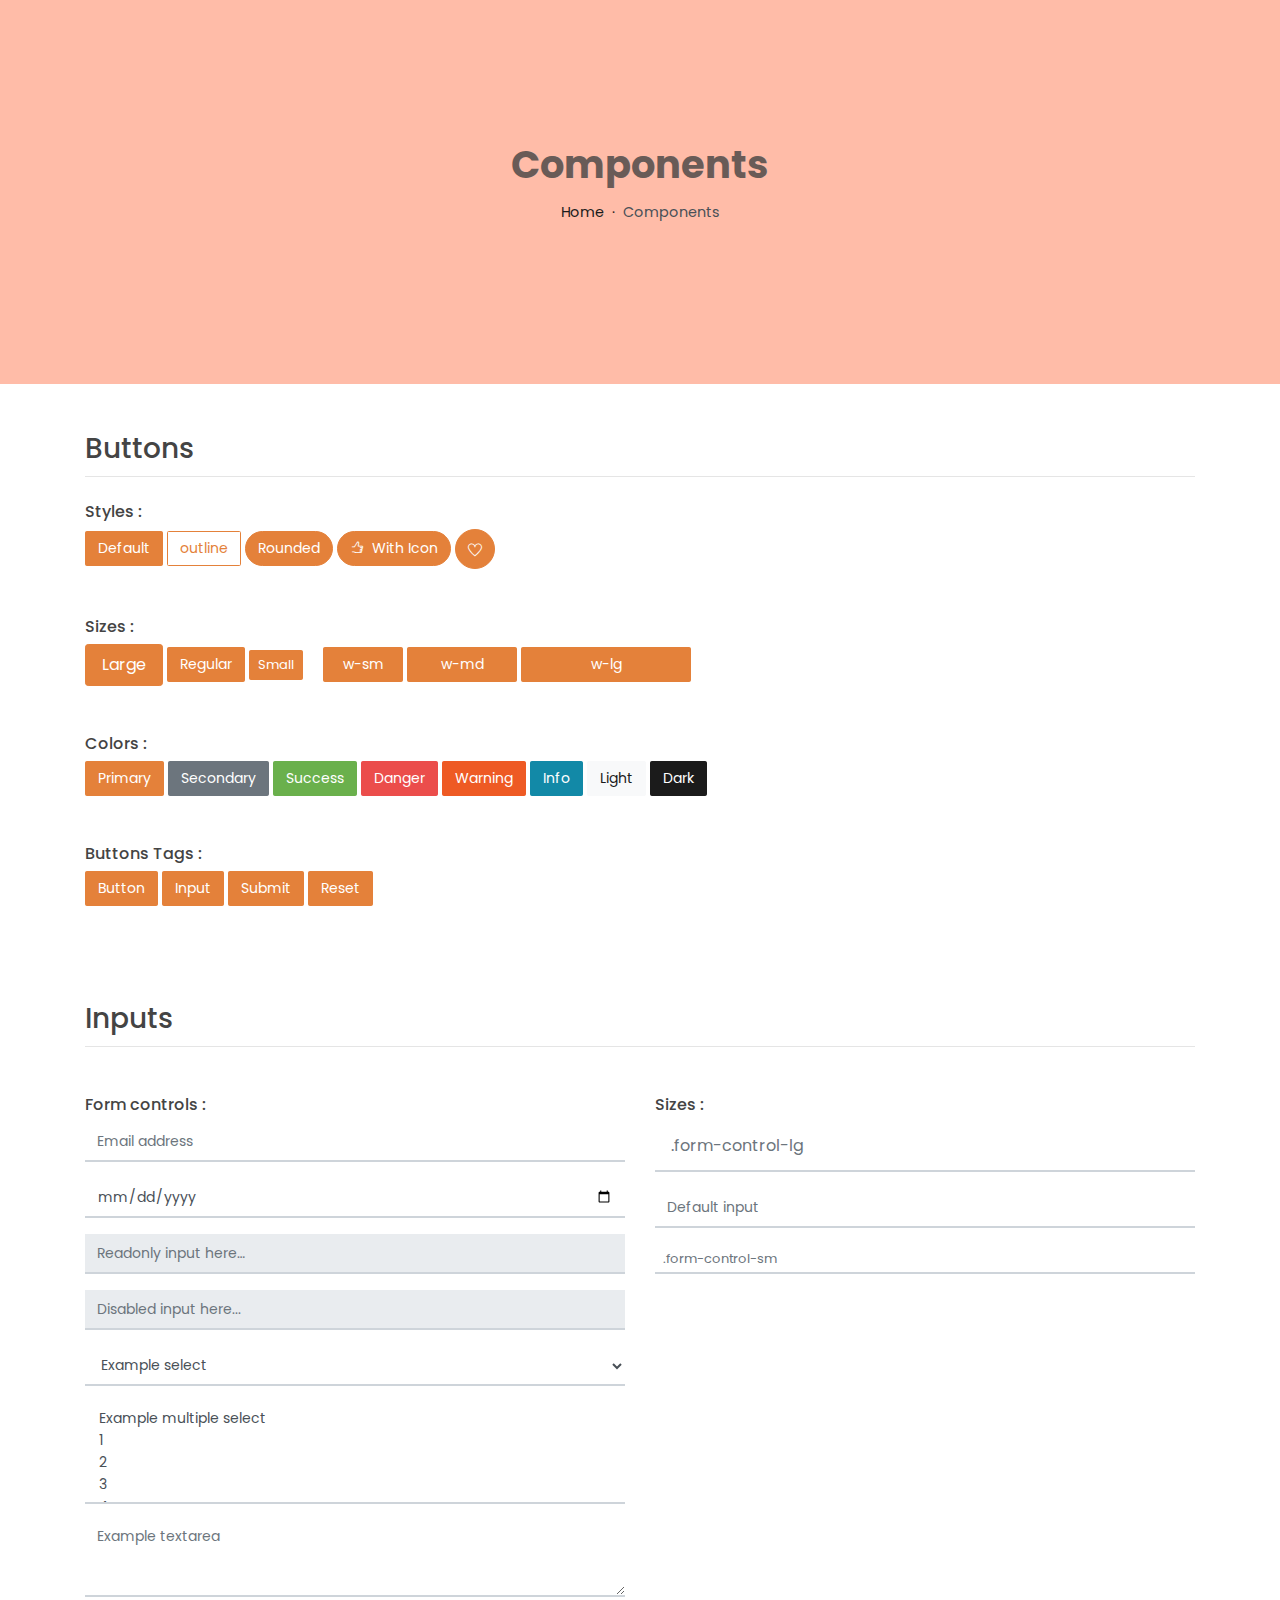
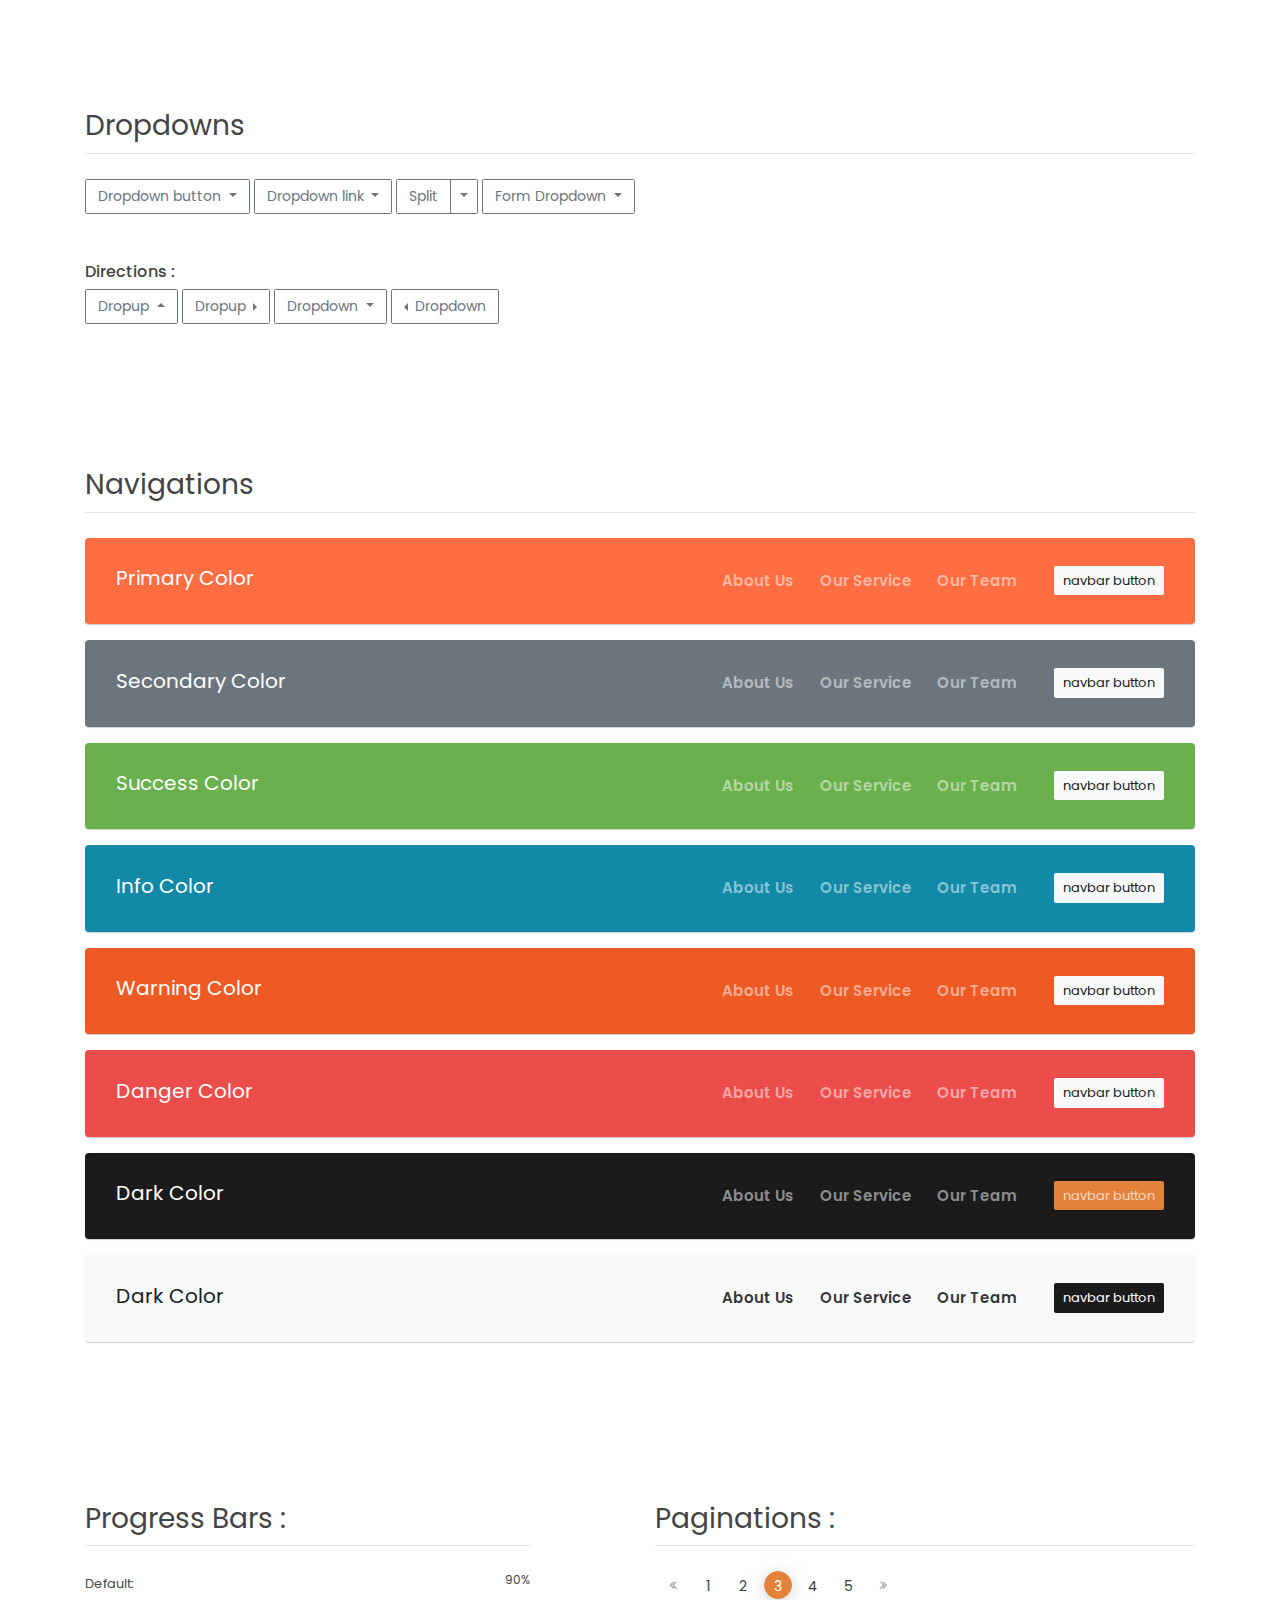
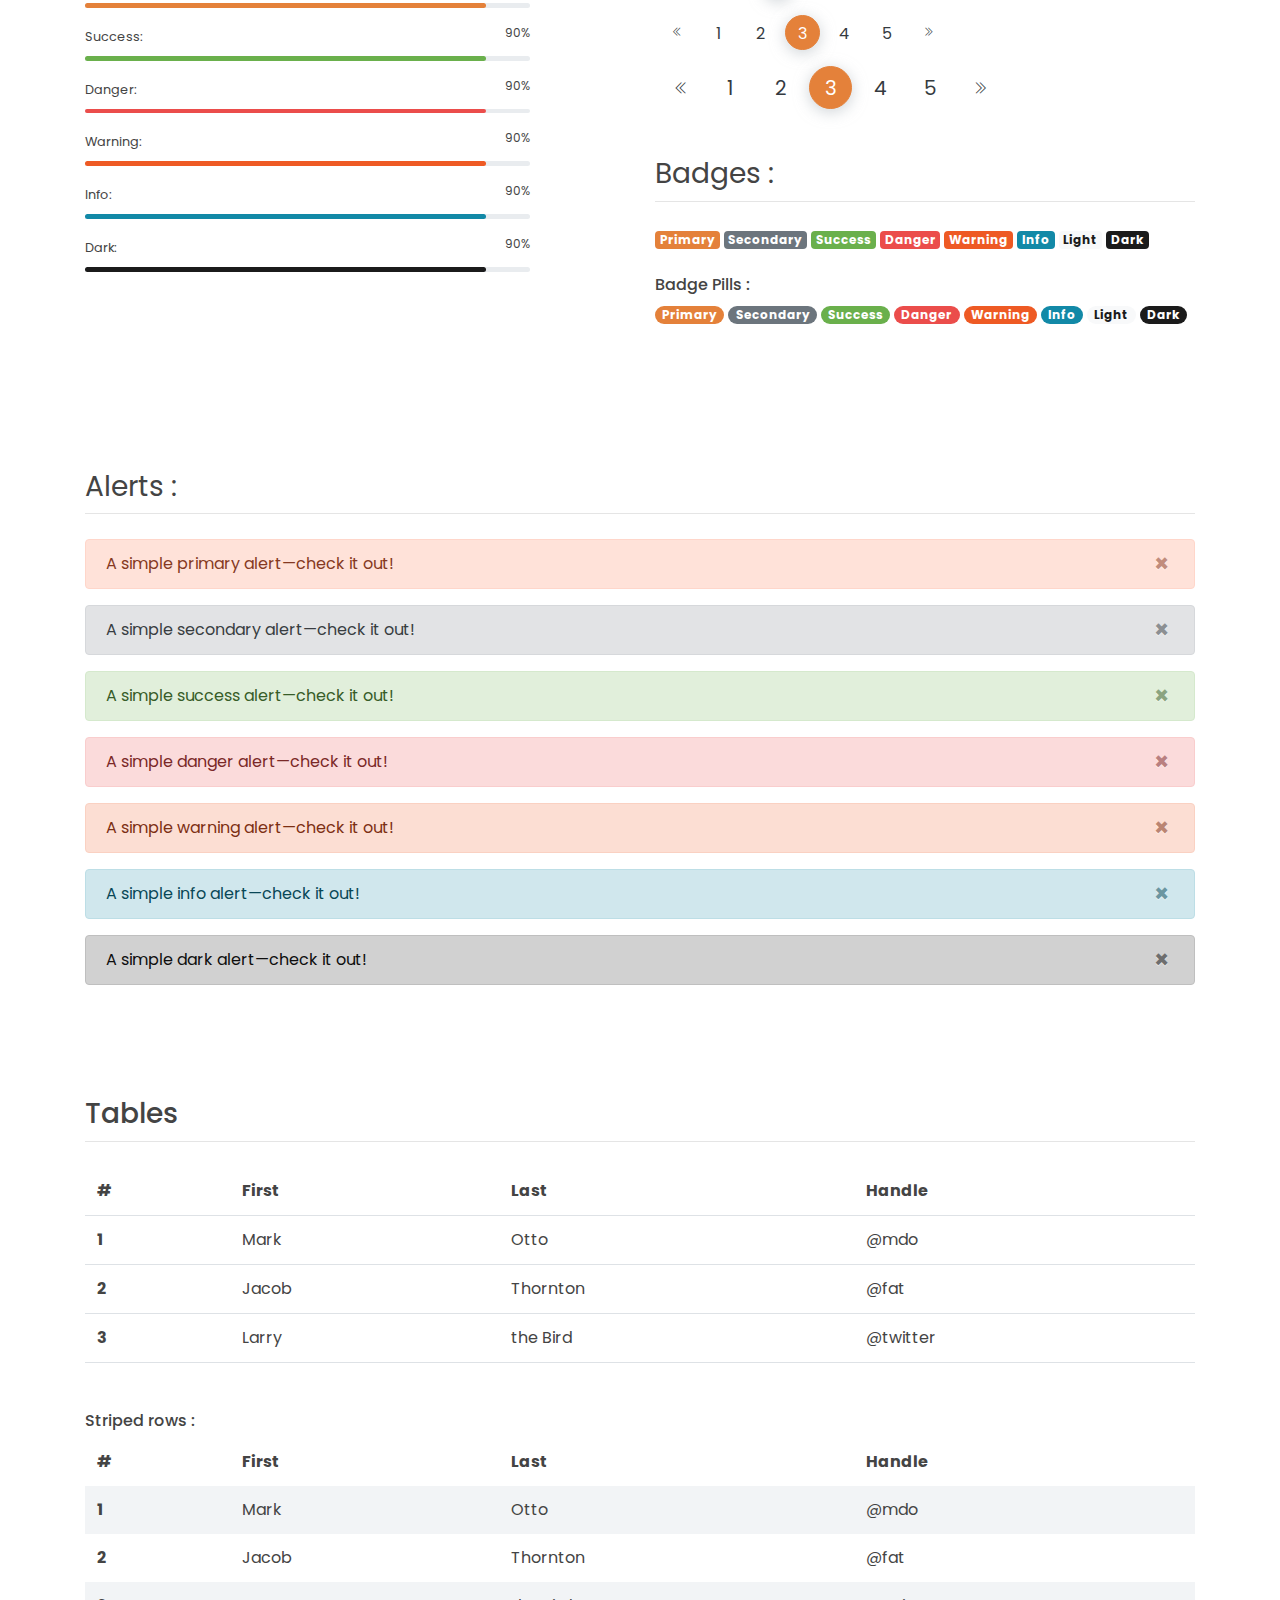
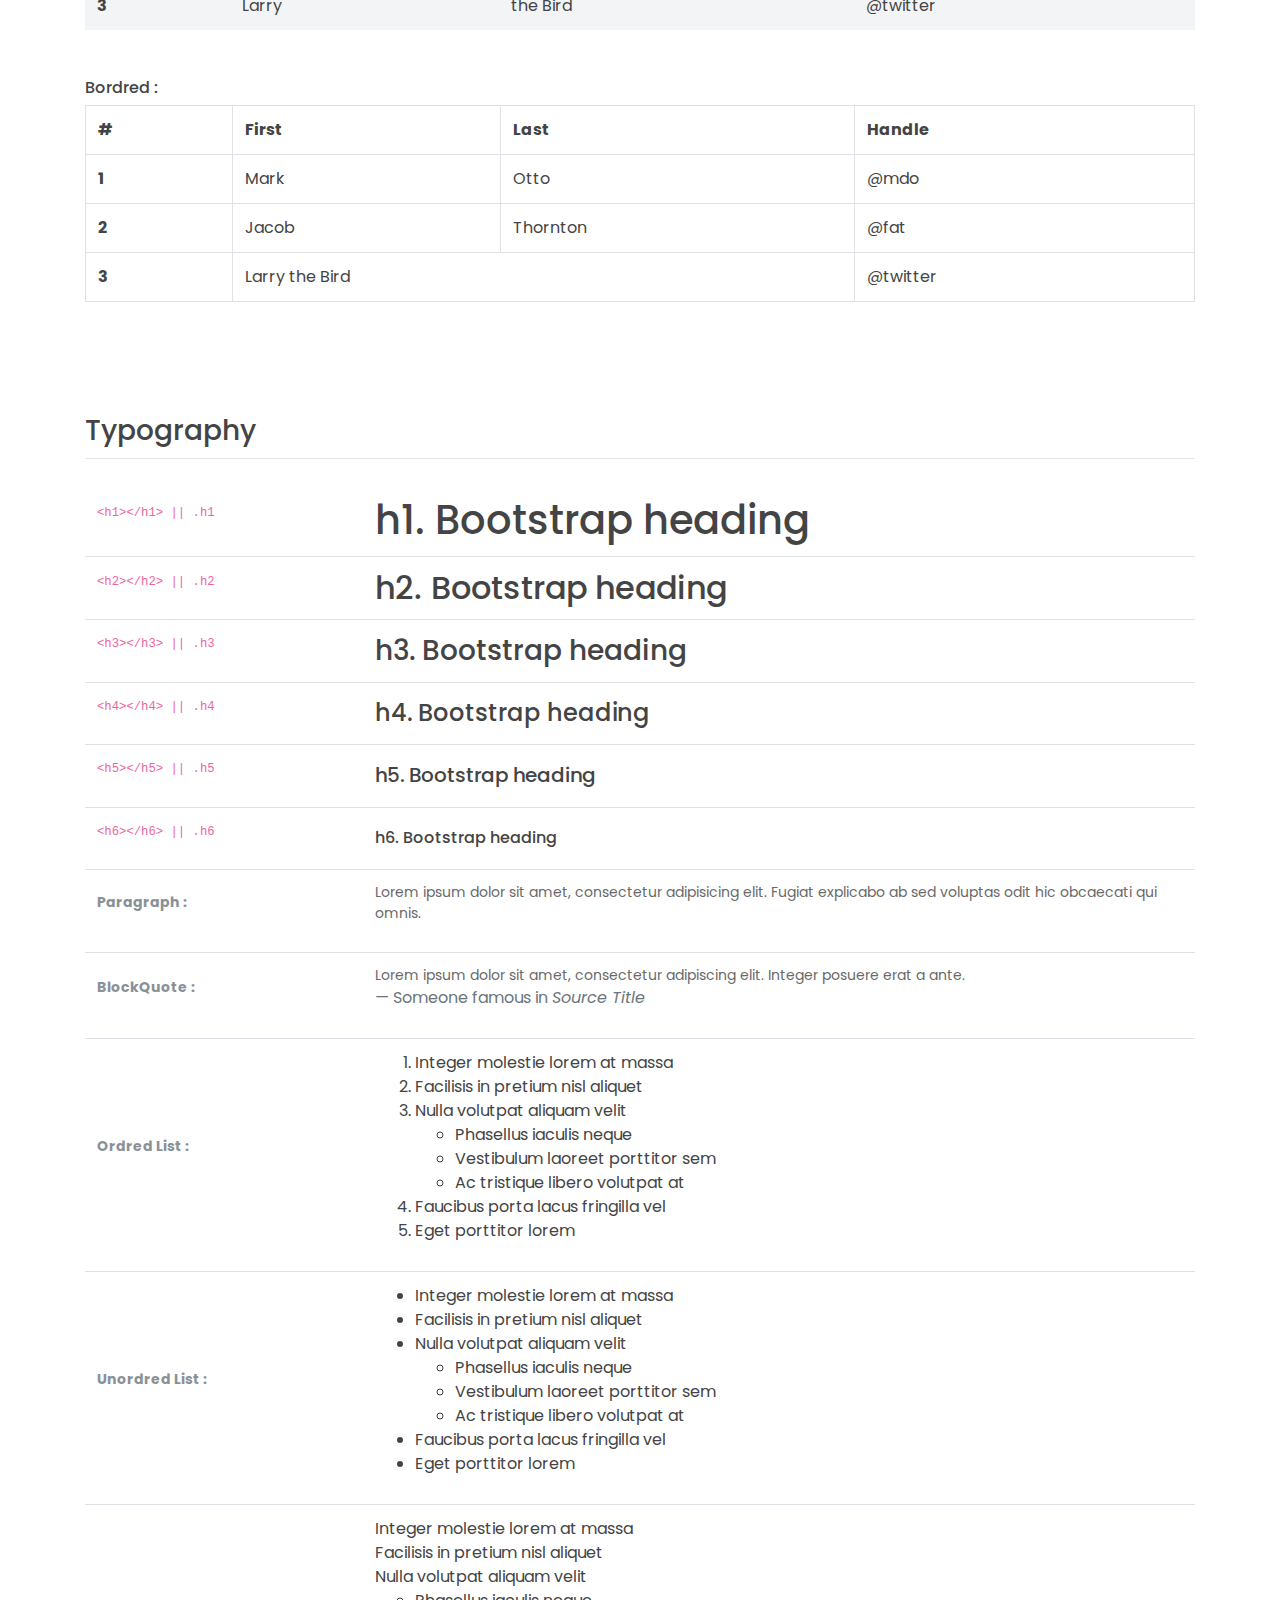
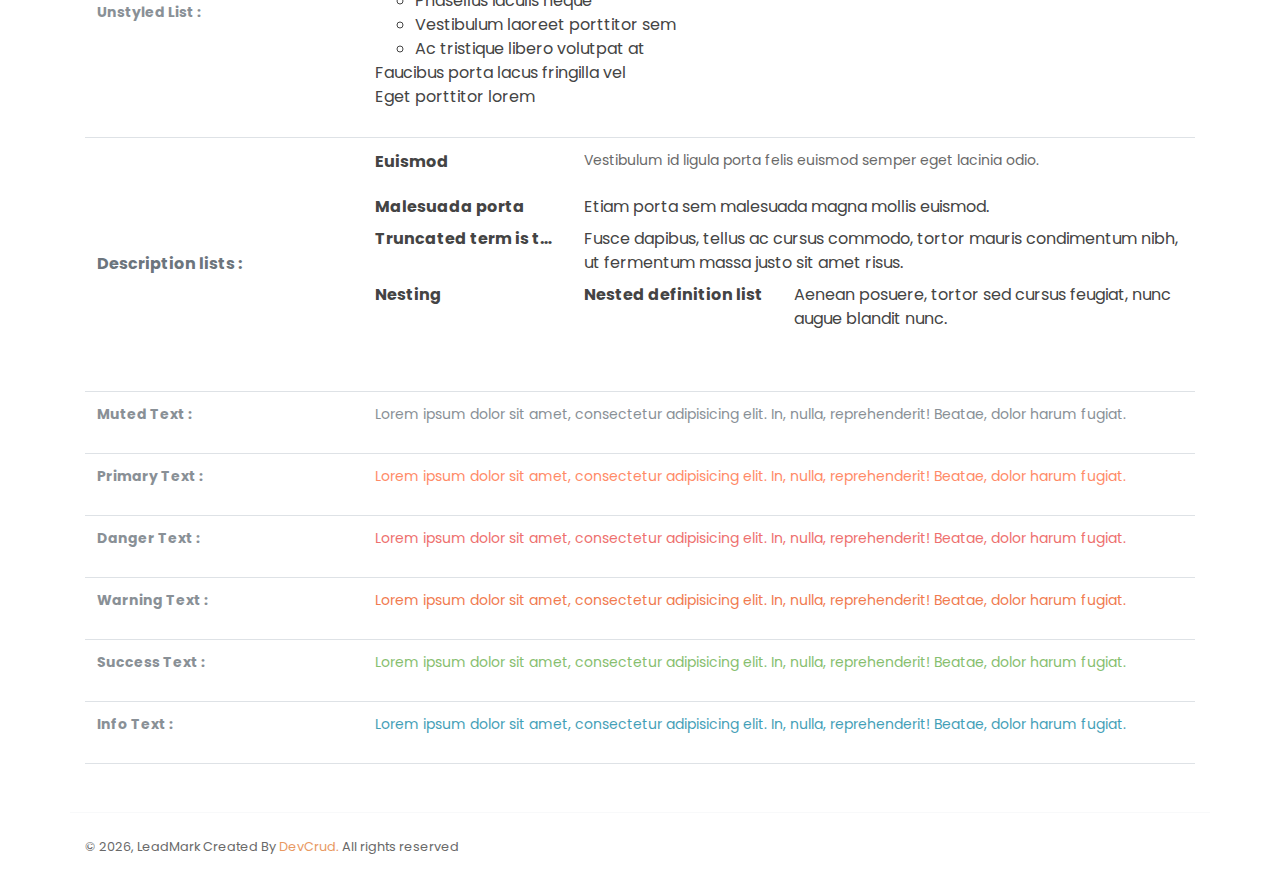
<file: components.html>
<!DOCTYPE html>
<html lang="en">
<head>
   <meta charset="utf-8">
    <meta name="viewport" content="width=device-width, initial-scale=1, shrink-to-fit=no">
    <meta name="description" content="Start your development with LeadMark landing page.">
    <meta name="author" content="Devcrud">
    <title>LeadMark Landing page | Components</title>
   <!-- font icons -->
   <link rel="stylesheet" href="assets/vendors/themify-icons/css/themify-icons.css">
   <!-- Bootstrap + Steller  -->
   <link rel="stylesheet" href="assets/css/leadmark.css">
</head>
<body>

   <!-- Page Header -->
   <header class="header header-mini"> 
      <div class="header-title">Components</div> 
      <nav aria-label="breadcrumb">
         <ol class="breadcrumb">
            <li class="breadcrumb-item"><a href="/">Home</a></li>
            <li class="breadcrumb-item active" aria-current="page">Components</li>
         </ol>
      </nav>
   </header> <!-- End Of Page Header -->

   <!-- main content -->
   <div class="container">

      <!-- Buttons -->
      <h3 class="mt-5">Buttons</h3>
      <hr>
      <h6 class="section-secondary-title">Styles :</h6>
      <button class="btn btn-primary">Default</button>
      <button class="btn btn-outline-primary">outline</button>
      <button class="btn btn-primary rounded">Rounded</button>
      <button class="btn btn-primary rounded"><i class="ti-thumb-up pr-1"></i> With Icon</button>
      <button class="btn btn-primary circle"><i class="ti-heart"></i></button>

      <h6 class="section-secondary-title mt-5">Sizes :</h6>
      <button class="btn btn-primary btn-lg">Large</button>
      <button class="btn btn-primary ">Regular</button>
      <button class="btn btn-primary btn-sm">Small</button>
      <button class="btn btn-primary w-sm ml-3">w-sm</button>
      <button class="btn btn-primary w-md">w-md</button>
      <button class="btn btn-primary w-lg">w-lg</button>

      <h6 class="section-secondary-title mt-5">Colors :</h6>          
      <button type="button" class="btn btn-primary">Primary</button>
      <button type="button" class="btn btn-secondary">Secondary</button>
      <button type="button" class="btn btn-success">Success</button>
      <button type="button" class="btn btn-danger">Danger</button>
      <button type="button" class="btn btn-warning">Warning</button>
      <button type="button" class="btn btn-info">Info</button>
      <button type="button" class="btn btn-light">Light</button>
      <button type="button" class="btn btn-dark">Dark</button>

      <h6 class="section-secondary-title mt-5">Buttons Tags :</h6>
      <button class="btn btn-primary" type="submit">Button</button>
      <input class="btn btn-primary" type="button" value="Input">
      <input class="btn btn-primary" type="submit" value="Submit">
      <input class="btn btn-primary" type="reset" value="Reset">
      
      <!-- devider -->
      <div class="py-5"></div>

      <!-- Inputs -->
      <h3>Inputs</h3>
      <hr>
      <div class="row mt-5">
         <div class="col-md-6">
            <h6 class="section-secondary-title">Form controls :</h6>        
            <div class="form-group">
               <input type="email" class="form-control" id="exampleFormControlInput1" placeholder="Email address">
            </div>
            <div class="form-group">
               <input type="date" class="form-control" id="exampleFormControlInput1" placeholder="Date">
            </div>
            <div class="form-group">
               <input class="form-control" type="text" placeholder="Readonly input here…" readonly>
            </div>
            <div class="form-group">
               <input class="form-control" id="disabledInput" type="text" placeholder="Disabled input here..." disabled>
            </div>
            <div class="form-group">
               <select class="form-control" id="exampleFormControlSelect1">
                  <option>Example select</option>
                  <option>1</option>
                  <option>2</option>
                  <option>3</option>
                  <option>4</option>
                  <option>5</option>
               </select>
            </div>
            <div class="form-group">
               <select multiple class="form-control" id="exampleFormControlSelect2">
                  <option>Example multiple select</option>
                  <option>1</option>
                  <option>2</option>
                  <option>3</option>
                  <option>4</option>
                  <option>5</option>
               </select>
            </div>
            <div class="form-group">
               <textarea class="form-control" id="exampleFormControlTextarea1" rows="3" placeholder="Example textarea"></textarea>
            </div>
         </div>
         <div class="col-md-6">
            <h6 class="section-secondary-title">Sizes :</h6>    
            <div class="form-group">
               <input class="form-control form-control-lg" type="text" placeholder=".form-control-lg">             
            </div>
            <div class="form-group">
               <input class="form-control" type="text" placeholder="Default input">
            </div>
            <div class="form-group">
               <input class="form-control form-control-sm" type="text" placeholder=".form-control-sm"> 
            </div>
         </div>
      </div> <!-- end of inputs -->   

      <!-- devider -->
      <div class="py-5"></div>             

      <!-- Dropdowns -->
      <h3 class="components-section-title font-weight-normal">Dropdowns</h3>
      <hr>
      <div class="dropdown d-inline-block">
         <button class="btn btn-outline-secondary dropdown-toggle" type="button" id="dropdownMenuButton" data-toggle="dropdown" aria-haspopup="true" aria-expanded="false">
         Dropdown button
         </button>
         <div class="dropdown-menu" aria-labelledby="dropdownMenuButton">
         <a class="dropdown-item" href="#">Action</a>
         <a class="dropdown-item" href="#">Another action</a>
         <a class="dropdown-item" href="#">Something else here</a>
         </div>
      </div>
      <div class="dropdown d-inline-block">
         <a class="btn btn-outline-secondary dropdown-toggle" href="#" role="button" id="dropdownMenuLink" data-toggle="dropdown" aria-haspopup="true" aria-expanded="false">
            Dropdown link
         </a>
         <div class="dropdown-menu" aria-labelledby="dropdownMenuLink">
            <a class="dropdown-item" href="#">Action</a>
            <a class="dropdown-item" href="#">Another action</a>
            <a class="dropdown-item" href="#">Something else here</a>
         </div>
      </div>
      <div class="btn-group">
         <button type="button" class="btn btn-outline-secondary">Split</button>
         <button type="button" class="btn btn-outline-secondary dropdown-toggle dropdown-toggle-split" data-toggle="dropdown" aria-haspopup="true" aria-expanded="false">
         <span class="sr-only">Toggle Dropdown</span>
         </button>
         <div class="dropdown-menu">
            <a class="dropdown-item" href="#">Action</a>
            <a class="dropdown-item" href="#">Another action</a>
            <a class="dropdown-item" href="#">Something else here</a>
            <div class="dropdown-divider"></div>
            <a class="dropdown-item" href="#">Separated link</a>
         </div>
      </div>
      <div class="btn-group">
         <button class="btn btn-outline-secondary dropdown-toggle" type="button" id="dropdownMenuButton" data-toggle="dropdown" aria-haspopup="true" aria-expanded="false">
            Form Dropdown
         </button>
         <div class="dropdown-menu form">
            <form class="px-4 py-3">
               <div class="form-group">
                  <input type="email" class="form-control" id="exampleDropdownFormEmail1" placeholder="email@example.com">
               </div>
               <div class="form-group">
                  <input type="password" class="form-control" id="exampleDropdownFormPassword1" placeholder="Password">
               </div>
               <div class="form-check mb-3">
                  <input type="checkbox" class="form-check-input" id="dropdownCheck">
                  <label class="form-check-label" for="dropdownCheck">
                     Remember me
                  </label>
               </div>
               <button type="submit" class="btn btn-primary btn-block">Sign in</button>
            </form>
            <div class="dropdown-divider"></div>
            <a class="dropdown-item" href="#"><small>New around here? Sign up</small></a>
            <a class="dropdown-item" href="#"><small>Forgot password?</small></a>
         </div>
      </div>       
      <h6 class="section-secondary-title mt-5">Directions :</h6>  
      <div class="btn-group dropup">
         <button type="button" class="btn btn-outline-secondary dropdown-toggle" data-toggle="dropdown" aria-haspopup="true" aria-expanded="false">
            Dropup
         </button>
         <div class="dropdown-menu">
            <a class="dropdown-item" href="#">Action</a>
            <a class="dropdown-item" href="#">Another action</a>
            <a class="dropdown-item" href="#">Something else here</a>
            <div class="dropdown-divider"></div>
            <a class="dropdown-item" href="#">Separated link</a>
         </div>
      </div>
      <div class="btn-group dropright">
         <button type="button" class="btn btn-outline-secondary dropdown-toggle" data-toggle="dropdown" aria-haspopup="true" aria-expanded="false">
            Dropup
         </button>
         <div class="dropdown-menu">
            <a class="dropdown-item" href="#">Action</a>
            <a class="dropdown-item" href="#">Another action</a>
            <a class="dropdown-item" href="#">Something else here</a>
            <div class="dropdown-divider"></div>
            <a class="dropdown-item" href="#">Separated link</a>
         </div>
      </div>
      <div class="btn-group">
         <button type="button" class="btn btn-outline-secondary dropdown-toggle" data-toggle="dropdown" aria-haspopup="true" aria-expanded="false">
            Dropdown
         </button>
         <div class="dropdown-menu">
            <a class="dropdown-item" href="#">Action</a>
            <a class="dropdown-item" href="#">Another action</a>
            <a class="dropdown-item" href="#">Something else here</a>
            <div class="dropdown-divider"></div>
            <a class="dropdown-item" href="#">Separated link</a>
         </div>
      </div>
      <div class="btn-group dropleft">
         <button type="button" class="btn btn-outline-secondary dropdown-toggle" data-toggle="dropdown" aria-haspopup="true" aria-expanded="false">
            Dropdown
         </button>
         <div class="dropdown-menu">
            <a class="dropdown-item" href="#">Action</a>
            <a class="dropdown-item" href="#">Another action</a>
            <a class="dropdown-item" href="#">Something else here</a>
            <div class="dropdown-divider"></div>
            <a class="dropdown-item" href="#">Separated link</a>
         </div>
      </div> <!-- end of Dropdowns -->  

      <!-- devider -->
      <div class="py-5"></div>   

      <!-- navbars -->
      <h3 class="components-section-title font-weight-normal mt-5">Navigations</h3>
      <hr>
      <nav class="navbar navbar-expand-sm navbar-dark bg-primary rounded shadow mb-3">
         <div class="container">
            <a class="navbar-brand" href="#">Primary Color</a>
            <button class="navbar-toggler ml-auto" type="button" data-toggle="collapse" data-target="#navbarSupportedContent" aria-controls="navbarSupportedContent" aria-expanded="false" aria-label="Toggle navigation">
            <span class="navbar-toggler-icon"></span>
            </button>
            <div class="collapse navbar-collapse" id="navbarSupportedContent">
               <ul class="navbar-nav ml-auto"> 
                  <li class="nav-item">
                     <a class="nav-link" href="#about">About Us</a>
                  </li>
                  <li class="nav-item">
                     <a class="nav-link" href="#service">Our Service</a>
                  </li>
                  <li class="nav-item">
                     <a class="nav-link" href="#team">Our Team</a>
                  </li>
                  <li class="nav-item">
                     <a href="#book-table" class="ml-4 mt-1 btn btn-light btn-sm">navbar button</a>
                  </li>
               </ul>                       
            </div>
         </div>
      </nav>
      <nav class="navbar navbar-expand-sm navbar-dark bg-secondary rounded shadow mb-3">
         <div class="container">
            <a class="navbar-brand" href="#">Secondary Color</a>
            <button class="navbar-toggler ml-auto" type="button" data-toggle="collapse" data-target="#navbarSupportedContent" aria-controls="navbarSupportedContent" aria-expanded="false" aria-label="Toggle navigation">
            <span class="navbar-toggler-icon"></span>
            </button>
            <div class="collapse navbar-collapse" id="navbarSupportedContent">
               <ul class="navbar-nav ml-auto"> 
                  <li class="nav-item">
                     <a class="nav-link" href="#about">About Us</a>
                  </li>
                  <li class="nav-item">
                     <a class="nav-link" href="#service">Our Service</a>
                  </li>
                  <li class="nav-item">
                     <a class="nav-link" href="#team">Our Team</a>
                  </li>
                  <li class="nav-item">
                     <a href="#book-table" class="ml-4 mt-1 btn btn-light btn-sm">navbar button</a>
                  </li>
               </ul>                       
            </div>
         </div>
      </nav>
      <nav class="navbar navbar-expand-sm navbar-dark bg-success rounded shadow mb-3">
         <div class="container">
            <a class="navbar-brand" href="#">Success Color</a>
            <button class="navbar-toggler ml-auto" type="button" data-toggle="collapse" data-target="#navbarSupportedContent" aria-controls="navbarSupportedContent" aria-expanded="false" aria-label="Toggle navigation">
            <span class="navbar-toggler-icon"></span>
            </button>
            <div class="collapse navbar-collapse" id="navbarSupportedContent">
               <ul class="navbar-nav ml-auto"> 
                  <li class="nav-item">
                     <a class="nav-link" href="#about">About Us</a>
                  </li>
                  <li class="nav-item">
                     <a class="nav-link" href="#service">Our Service</a>
                  </li>
                  <li class="nav-item">
                     <a class="nav-link" href="#team">Our Team</a>
                  </li>
                  <li class="nav-item">
                     <a href="#book-table" class="ml-4 mt-1 btn btn-light btn-sm">navbar button</a>
                  </li>
               </ul>                       
            </div>
         </div>
      </nav>
      <nav class="navbar navbar-expand-sm navbar-dark bg-info rounded shadow mb-3">
         <div class="container">
            <a class="navbar-brand" href="#">Info Color</a>
            <button class="navbar-toggler ml-auto" type="button" data-toggle="collapse" data-target="#navbarSupportedContent" aria-controls="navbarSupportedContent" aria-expanded="false" aria-label="Toggle navigation">
            <span class="navbar-toggler-icon"></span>
            </button>
            <div class="collapse navbar-collapse" id="navbarSupportedContent">
               <ul class="navbar-nav ml-auto"> 
                  <li class="nav-item">
                     <a class="nav-link" href="#about">About Us</a>
                  </li>
                  <li class="nav-item">
                     <a class="nav-link" href="#service">Our Service</a>
                  </li>
                  <li class="nav-item">
                     <a class="nav-link" href="#team">Our Team</a>
                  </li>
                  <li class="nav-item">
                     <a href="#book-table" class="ml-4 mt-1 btn btn-light btn-sm">navbar button</a>
                  </li>
               </ul>                       
            </div>
         </div>
      </nav>
      <nav class="navbar navbar-expand-sm navbar-dark bg-warning rounded shadow mb-3">
         <div class="container">
            <a class="navbar-brand" href="#">Warning Color</a>
            <button class="navbar-toggler ml-auto" type="button" data-toggle="collapse" data-target="#navbarSupportedContent" aria-controls="navbarSupportedContent" aria-expanded="false" aria-label="Toggle navigation">
            <span class="navbar-toggler-icon"></span>
            </button>
            <div class="collapse navbar-collapse" id="navbarSupportedContent">
               <ul class="navbar-nav ml-auto"> 
                  <li class="nav-item">
                     <a class="nav-link" href="#about">About Us</a>
                  </li>
                  <li class="nav-item">
                     <a class="nav-link" href="#service">Our Service</a>
                  </li>
                  <li class="nav-item">
                     <a class="nav-link" href="#team">Our Team</a>
                  </li>
                  <li class="nav-item">
                     <a href="#book-table" class="ml-4 mt-1 btn btn-light btn-sm">navbar button</a>
                  </li>
               </ul>                       
            </div>
         </div>
      </nav>
      <nav class="navbar navbar-expand-sm navbar-dark bg-danger rounded shadow mb-3">
         <div class="container">
            <a class="navbar-brand" href="#">Danger Color</a>
            <button class="navbar-toggler ml-auto" type="button" data-toggle="collapse" data-target="#navbarSupportedContent" aria-controls="navbarSupportedContent" aria-expanded="false" aria-label="Toggle navigation">
            <span class="navbar-toggler-icon"></span>
            </button>
            <div class="collapse navbar-collapse" id="navbarSupportedContent">
               <ul class="navbar-nav ml-auto"> 
                  <li class="nav-item">
                     <a class="nav-link" href="#about">About Us</a>
                  </li>
                  <li class="nav-item">
                     <a class="nav-link" href="#service">Our Service</a>
                  </li>
                  <li class="nav-item">
                     <a class="nav-link" href="#team">Our Team</a>
                  </li>
                  <li class="nav-item">
                     <a href="#book-table" class="ml-4 mt-1 btn btn-light btn-sm">navbar button</a>
                  </li>
               </ul>                       
            </div>
         </div>
      </nav>
      <nav class="navbar navbar-expand-sm navbar-dark bg-dark rounded shadow mb-3">
         <div class="container">
            <a class="navbar-brand" href="#">Dark Color</a>
            <button class="navbar-toggler ml-auto" type="button" data-toggle="collapse" data-target="#navbarSupportedContent" aria-controls="navbarSupportedContent" aria-expanded="false" aria-label="Toggle navigation">
            <span class="navbar-toggler-icon"></span>
            </button>
            <div class="collapse navbar-collapse" id="navbarSupportedContent">
               <ul class="navbar-nav ml-auto"> 
                  <li class="nav-item">
                     <a class="nav-link" href="#about">About Us</a>
                  </li>
                  <li class="nav-item">
                     <a class="nav-link" href="#service">Our Service</a>
                  </li>
                  <li class="nav-item">
                     <a class="nav-link" href="#team">Our Team</a>
                  </li>
                  <li class="nav-item">
                     <a href="#book-table" class="ml-4 mt-1 btn btn-primary btn-sm">navbar button</a>
                  </li>
               </ul>                       
            </div>
         </div>
      </nav>
      <nav class="navbar navbar-expand-sm navbar-light bg-light rounded shadow mb-3">
         <div class="container">
            <a class="navbar-brand" href="#">Dark Color</a>
            <button class="navbar-toggler ml-auto" type="button" data-toggle="collapse" data-target="#navbarSupportedContent" aria-controls="navbarSupportedContent" aria-expanded="false" aria-label="Toggle navigation">
            <span class="navbar-toggler-icon"></span>
            </button>
            <div class="collapse navbar-collapse" id="navbarSupportedContent">
               <ul class="navbar-nav ml-auto"> 
                  <li class="nav-item">
                     <a class="nav-link" href="#about">About Us</a>
                  </li>
                  <li class="nav-item">
                     <a class="nav-link" href="#service">Our Service</a>
                  </li>
                  <li class="nav-item">
                     <a class="nav-link" href="#team">Our Team</a>
                  </li>
                  <li class="nav-item">
                     <a href="#book-table" class="ml-4 mt-1 btn btn-dark btn-sm">navbar button</a>
                  </li>
               </ul>                       
            </div>
         </div>
      </nav>
      <!-- End of navbars -->

      <!-- devider -->
      <div class="py-5"></div>   
      
      <!-- progress bars -->
      <div class="row justify-content-between">
         <div class="col-md-5">
            <h3 class="components-section-title font-weight-normal mt-5">Progress Bars :</h3>
            <hr>
            <small>Default: </small>
            <div class="progress mt-2 mb-3">
               <div class="progress-bar" role="progressbar" style="width: 90%" aria-valuenow="25" aria-valuemin="0" aria-valuemax="100"><span>90%</span></div>
            </div>
            <small>Success:</small>
            <div class="progress mt-2 mb-3">
               <div class="progress-bar bg-success" role="progressbar" style="width: 90%" aria-valuenow="25" aria-valuemin="0" aria-valuemax="100"><span>90%</span></div>
            </div>
            <small>Danger:</small>
            <div class="progress mt-2 mb-3">
               <div class="progress-bar bg-danger" role="progressbar" style="width: 90%" aria-valuenow="25" aria-valuemin="0" aria-valuemax="100"><span>90%</span></div>
            </div>
            <small>Warning:</small>
            <div class="progress mt-2 mb-3">
               <div class="progress-bar bg-warning" role="progressbar" style="width: 90%" aria-valuenow="25" aria-valuemin="0" aria-valuemax="100"><span>90%</span></div>
            </div>
            <small>Info:</small>
            <div class="progress mt-2 mb-3">
               <div class="progress-bar bg-info" role="progressbar" style="width: 90%" aria-valuenow="25" aria-valuemin="0" aria-valuemax="100"><span>90%</span></div>
            </div>
            <small>Dark:</small>
            <div class="progress mt-2 mb-3">
               <div class="progress-bar bg-dark" role="progressbar" style="width: 90%" aria-valuenow="25" aria-valuemin="0" aria-valuemax="100"><span>90%</span></div>
            </div>
         </div>
         <div class="col-md-6">
            <h3 class="components-section-title font-weight-normal mt-5">Paginations :</h3>
            <hr>
            <nav aria-label="Page navigation example">
               <ul class="pagination pagination-sm">
                  <li class="page-item"><a class="page-link" href="#"><i class="ti-angle-double-left"></i></a></li>
                  <li class="page-item"><a class="page-link" href="#">1</a></li>
                  <li class="page-item"><a class="page-link" href="#">2</a></li>
                  <li class="page-item active"><a class="page-link" href="#">3</a></li>
                  <li class="page-item"><a class="page-link" href="#">4</a></li>
                  <li class="page-item"><a class="page-link" href="#">5</a></li>
                  <li class="page-item"><a class="page-link" href="#"><i class="ti-angle-double-right"></i></a></li>
               </ul>
            </nav>
            <nav aria-label="Page navigation example">
               <ul class="pagination">
               <li class="page-item"><a class="page-link" href="#"><i class="ti-angle-double-left"></i></a></li>
                  <li class="page-item"><a class="page-link" href="#">1</a></li>
                  <li class="page-item"><a class="page-link" href="#">2</a></li>
                  <li class="page-item active"><a class="page-link" href="#">3</a></li>
                  <li class="page-item"><a class="page-link" href="#">4</a></li>
                  <li class="page-item"><a class="page-link" href="#">5</a></li>
                  <li class="page-item"><a class="page-link" href="#"><i class="ti-angle-double-right"></i></a></li>
               </ul>
            </nav>
            <nav aria-label="Page navigation example">
               <ul class="pagination pagination-lg">
                  <li class="page-item"><a class="page-link" href="#"><i class="ti-angle-double-left"></i></a></li>
                  <li class="page-item"><a class="page-link" href="#">1</a></li>
                  <li class="page-item"><a class="page-link" href="#">2</a></li>
                  <li class="page-item active"><a class="page-link" href="#">3</a></li>
                  <li class="page-item"><a class="page-link" href="#">4</a></li>
                  <li class="page-item"><a class="page-link" href="#">5</a></li>
                  <li class="page-item"><a class="page-link" href="#"><i class="ti-angle-double-right"></i></a></li>
               </ul>
            </nav>

            <!-- Badges -->
            <h3 class="components-section-title font-weight-normal mt-5">Badges :</h3>
            <hr>
            <span class="badge badge-primary">Primary</span>
            <span class="badge badge-secondary">Secondary</span>
            <span class="badge badge-success">Success</span>
            <span class="badge badge-danger">Danger</span>
            <span class="badge badge-warning">Warning</span>
            <span class="badge badge-info">Info</span>
            <span class="badge badge-light">Light</span>
            <span class="badge badge-dark">Dark</span>
            <h6 class="section-secondary-title mt-4 mb-2">Badge Pills :</h6>
            <span class="badge badge-pill badge-primary">Primary</span>
            <span class="badge badge-pill badge-secondary">Secondary</span>
            <span class="badge badge-pill badge-success">Success</span>
            <span class="badge badge-pill badge-danger">Danger</span>
            <span class="badge badge-pill badge-warning">Warning</span>
            <span class="badge badge-pill badge-info">Info</span>
            <span class="badge badge-pill badge-light">Light</span>
            <span class="badge badge-pill badge-dark">Dark</span>
         </div>
      </div> <!-- End of Progress bars -->

      <!-- devider -->
      <div class="py-5"></div>  

      <!-- Alerts -->
      <h3 class="components-section-title font-weight-normal mt-5">Alerts :</h3>
      <hr>
      <div class="alert alert-primary alert-dismissible fade show" role="alert">
         A simple primary alert—check it out!
         <button type="button" class="close" data-dismiss="alert" aria-label="Close">
            <span aria-hidden="true">&times;</span>
         </button>
      </div>
      <div class="alert alert-secondary alert-dismissible fade show" role="alert">
         A simple secondary alert—check it out!
         <button type="button" class="close" data-dismiss="alert" aria-label="Close">
            <span aria-hidden="true">&times;</span>
         </button>
      </div>
      <div class="alert alert-success alert-dismissible fade show" role="alert">
         A simple success alert—check it out!
         <button type="button" class="close" data-dismiss="alert" aria-label="Close">
            <span aria-hidden="true">&times;</span>
         </button>
      </div>
      <div class="alert alert-danger alert-dismissible fade show" role="alert">
         A simple danger alert—check it out!
         <button type="button" class="close" data-dismiss="alert" aria-label="Close">
            <span aria-hidden="true">&times;</span>
         </button>
      </div>
      <div class="alert alert-warning alert-dismissible fade show" role="alert">
         A simple warning alert—check it out!
         <button type="button" class="close" data-dismiss="alert" aria-label="Close">
            <span aria-hidden="true">&times;</span>
         </button>
      </div>
      <div class="alert alert-info alert-dismissible fade show" role="alert">
         A simple info alert—check it out!
         <button type="button" class="close" data-dismiss="alert" aria-label="Close">
            <span aria-hidden="true">&times;</span>
         </button>
      </div>
      <div class="alert alert-dark alert-dismissible fade show" role="alert">
         A simple dark alert—check it out!
         <button type="button" class="close" data-dismiss="alert" aria-label="Close">
            <span aria-hidden="true">&times;</span>
         </button>
      </div>
      <!-- end of alerts -->

      <!-- devider -->
      <div class="py-5"></div> 
   
      <!-- tables -->
      <h3 class="components-section-title">Tables</h3>
      <hr>
      <table class="table">
         <thead>
            <tr>
               <th scope="col">#</th>
               <th scope="col">First</th>
               <th scope="col">Last</th>
               <th scope="col">Handle</th>
            </tr>
         </thead>
         <tbody>
            <tr>
               <th scope="row">1</th>
               <td>Mark</td>
               <td>Otto</td>
               <td>@mdo</td>
            </tr>
            <tr>
               <th scope="row">2</th>
               <td>Jacob</td>
               <td>Thornton</td>
               <td>@fat</td>
            </tr>
            <tr>
               <th scope="row">3</th>
               <td>Larry</td>
               <td>the Bird</td>
               <td>@twitter</td>
            </tr>
         </tbody>
      </table>

      <h6 class="section-secondary-title mt-5">Striped rows :</h6>
      <table class="table table-striped">
         <thead>
            <tr>
               <th scope="col">#</th>
               <th scope="col">First</th>
               <th scope="col">Last</th>
               <th scope="col">Handle</th>
            </tr>
         </thead>
         <tbody>
            <tr>
               <th scope="row">1</th>
               <td>Mark</td>
               <td>Otto</td>
               <td>@mdo</td>
            </tr>
            <tr>
               <th scope="row">2</th>
               <td>Jacob</td>
               <td>Thornton</td>
               <td>@fat</td>
            </tr>
            <tr>
               <th scope="row">3</th>
               <td>Larry</td>
               <td>the Bird</td>
               <td>@twitter</td>
            </tr>
         </tbody>
      </table>

      <h6 class="section-secondary-title mt-5">Bordred :</h6>
      <table class="table table-bordered">
         <thead>
            <tr>
               <th scope="col">#</th>
               <th scope="col">First</th>
               <th scope="col">Last</th>
               <th scope="col">Handle</th>
            </tr>
         </thead>
         <tbody>
            <tr>
               <th scope="row">1</th>
               <td>Mark</td>
               <td>Otto</td>
               <td>@mdo</td>
            </tr>
            <tr>
               <th scope="row">2</th>
               <td>Jacob</td>
               <td>Thornton</td>
               <td>@fat</td>
            </tr>
            <tr>
               <th scope="row">3</th>
               <td colspan="2">Larry the Bird</td>
               <td>@twitter</td>
            </tr>
         </tbody>
      </table>
      <!-- end of tables -->

      <!-- devider -->
      <div class="py-5"></div> 

      <!-- typography -->
      <h3 class="components-section-title">Typography</h3>
      <hr>
      <table class="table table-borderless v-align-center">
         <tbody>
            <tr>
               <td>
                  <p><code class="highlighter-rouge">&lt;h1&gt;&lt;/h1&gt; || .h1</code></p>
               </td>
               <td class="w-75"><span class="h1">h1. Bootstrap heading</span></td>
            </tr>
            <tr>
               <td>
                  <p><code class="highlighter-rouge">&lt;h2&gt;&lt;/h2&gt; || .h2</code></p>
               </td>
               <td><span class="h2">h2. Bootstrap heading</span></td>
            </tr>
            <tr>
               <td>
                  <p><code class="highlighter-rouge">&lt;h3&gt;&lt;/h3&gt; || .h3</code></p>
               </td>
               <td><span class="h3">h3. Bootstrap heading</span></td>
            </tr>
            <tr>
               <td>
                  <p><code class="highlighter-rouge">&lt;h4&gt;&lt;/h4&gt; || .h4</code></p>
               </td>
               <td><span class="h4">h4. Bootstrap heading</span></td>
            </tr>
            <tr>
               <td>
                  <p><code class="highlighter-rouge">&lt;h5&gt;&lt;/h5&gt; || .h5</code></p>
               </td>
               <td><span class="h5">h5. Bootstrap heading</span></td>
            </tr>
            <tr>
               <td>
                  <p><code class="highlighter-rouge">&lt;h6&gt;&lt;/h6&gt; || .h6</code></p>
               </td>
               <td><span class="h6">h6. Bootstrap heading</span></td>
            </tr>
            <tr>
               <td>
                  <p class="font-weight-bold text-muted">Paragraph :</p>
               </td>
               <td><p>Lorem ipsum dolor sit amet, consectetur adipisicing elit. Fugiat explicabo ab sed voluptas odit hic obcaecati qui omnis.</p></td>
            </tr>
            <tr>
               <td>
                  <p class="font-weight-bold text-muted">BlockQuote :</p>
               </td>
               <td>
                  <blockquote class="blockquote">
                     <p class="mb-0">Lorem ipsum dolor sit amet, consectetur adipiscing elit. Integer posuere erat a ante.</p>
                     <footer class="blockquote-footer">Someone famous in <cite title="Source Title">Source Title</cite></footer>
                  </blockquote>
               </td>
            </tr>

            <tr>
               <td><p class="font-weight-bold text-muted">Ordred List :</p></td>
               <td>
                  <ol>
                     <li>Integer molestie lorem at massa</li>
                     <li>Facilisis in pretium nisl aliquet</li>
                     <li>Nulla volutpat aliquam velit
                        <ul>
                           <li>Phasellus iaculis neque</li>
                           <li>Vestibulum laoreet porttitor sem</li>
                           <li>Ac tristique libero volutpat at</li>
                        </ul>
                     </li>
                     <li>Faucibus porta lacus fringilla vel</li>
                     <li>Eget porttitor lorem</li>
                  </ol>
               </td>
            </tr>
            <tr>
               <td><p class="font-weight-bold text-muted">Unordred List :</p></td>
               <td>
                  <ul >
                     <li>Integer molestie lorem at massa</li>
                     <li>Facilisis in pretium nisl aliquet</li>
                     <li>Nulla volutpat aliquam velit
                        <ul>
                           <li>Phasellus iaculis neque</li>
                           <li>Vestibulum laoreet porttitor sem</li>
                           <li>Ac tristique libero volutpat at</li>
                        </ul>
                     </li>
                     <li>Faucibus porta lacus fringilla vel</li>
                     <li>Eget porttitor lorem</li>
                  </ul>
               </td>
            </tr>
            <tr>
               <td><p class="font-weight-bold text-muted">Unstyled List :</p></td>
               <td>
                  <ul class="list-unstyled">
                     <li>Integer molestie lorem at massa</li>
                     <li>Facilisis in pretium nisl aliquet</li>
                     <li>Nulla volutpat aliquam velit
                        <ul>
                           <li>Phasellus iaculis neque</li>
                           <li>Vestibulum laoreet porttitor sem</li>
                           <li>Ac tristique libero volutpat at</li>
                        </ul>
                     </li>
                     <li>Faucibus porta lacus fringilla vel</li>
                     <li>Eget porttitor lorem</li>
                  </ul>
               </td>
            </tr>
            <tr>
               <td class="font-weight-bold text-muted">Description lists : </td>
               <td>
                  <dl class="row">
                     <dt class="col-sm-3">Euismod</dt>
                     <dd class="col-sm-9">
                        <p>Vestibulum id ligula porta felis euismod semper eget lacinia odio.</p>
                     </dd>

                     <dt class="col-sm-3">Malesuada porta</dt>
                     <dd class="col-sm-9">Etiam porta sem malesuada magna mollis euismod.</dd>

                     <dt class="col-sm-3 text-truncate">Truncated term is truncated</dt>
                     <dd class="col-sm-9">Fusce dapibus, tellus ac cursus commodo, tortor mauris condimentum nibh, ut fermentum massa justo sit amet risus.</dd>

                     <dt class="col-sm-3">Nesting</dt>
                     <dd class="col-sm-9">
                        <dl class="row">
                           <dt class="col-sm-4">Nested definition list</dt>
                           <dd class="col-sm-8">Aenean posuere, tortor sed cursus feugiat, nunc augue blandit nunc.</dd>
                        </dl>
                     </dd>
                  </dl>
               </td>
            </tr>
            <tr>
               <td>
                  <p class="font-weight-bold text-muted">Muted Text :</p>
               </td>
               <td>
                  <p class="text-muted">Lorem ipsum dolor sit amet, consectetur adipisicing elit. In, nulla, reprehenderit! Beatae, dolor harum fugiat.</p>
               </td>
            </tr>
            <tr>
               <td>
                  <p class="font-weight-bold text-muted">Primary Text :</p>
               </td>
               <td>
                  <p class="text-primary">Lorem ipsum dolor sit amet, consectetur adipisicing elit. In, nulla, reprehenderit! Beatae, dolor harum fugiat.</p>
               </td>
            </tr>
            <tr>
               <td>
                  <p class="font-weight-bold text-muted">Danger Text :</p>
               </td>
               <td>
                  <p class="text-danger">Lorem ipsum dolor sit amet, consectetur adipisicing elit. In, nulla, reprehenderit! Beatae, dolor harum fugiat.</p>
               </td>
            </tr>
            <tr>
               <td>
                  <p class="font-weight-bold text-muted">Warning Text :</p>
               </td>
               <td>
                  <p class="text-warning">Lorem ipsum dolor sit amet, consectetur adipisicing elit. In, nulla, reprehenderit! Beatae, dolor harum fugiat.</p>
               </td>
            </tr>
            <tr>
               <td>
                  <p class="font-weight-bold text-muted">Success Text :</p>
               </td>
               <td>
                  <p class="text-success">Lorem ipsum dolor sit amet, consectetur adipisicing elit. In, nulla, reprehenderit! Beatae, dolor harum fugiat.</p>
               </td>
            </tr>
            <tr>
               <td>
                  <p class="font-weight-bold text-muted">Info Text :</p>
               </td>
               <td>
                  <p class="text-info">Lorem ipsum dolor sit amet, consectetur adipisicing elit. In, nulla, reprehenderit! Beatae, dolor harum fugiat.</p>
               </td>
            </tr>
         </tbody>
      </table>
   </div>
   <!-- end of typography -->

   <!-- Page Footer -->
   <footer class="container mt-5 py-4 border-top border-light">
       <p class="mb-0 small">&copy; <script>document.write(new Date().getFullYear())</script>, LeadMark Created By <a href="https://www.devcrud.com" target="_blank">DevCrud.</a>  All rights reserved </p>     
   </footer>
   <!-- End of Page Footer -->  
   
   <!-- core  -->
   <script src="assets/vendors/jquery/jquery-3.4.1.js"></script>
   <script src="assets/vendors/bootstrap/bootstrap.bundle.js"></script>

</body>
</html>
</file>
<file: assets/vendors/themify-icons/css/themify-icons.css>
@font-face {
	font-family: 'themify';
	src:url("../fonts/themify.eot?-fvbane");
	src:url("../fonts/themify.eot?#iefix-fvbane") format("embedded-opentype"),
		url("../fonts/themify.woff?-fvbane") format("woff"),
		url("../fonts/themify.ttf?-fvbane") format("truetype"),
		url("../fonts/themify.svg?-fvbane#themify") format("svg");
	font-weight: normal;
	font-style: normal;
}

[class^="ti-"], [class*=" ti-"] {
	font-family: 'themify';
	speak: none;
	font-style: normal;
	font-weight: normal;
	font-variant: normal;
	text-transform: none;
	line-height: 1;

	/* Better Font Rendering =========== */
	-webkit-font-smoothing: antialiased;
	-moz-osx-font-smoothing: grayscale;
}

.ti-wand:before {
	content: "\e600";
}
.ti-volume:before {
	content: "\e601";
}
.ti-user:before {
	content: "\e602";
}
.ti-unlock:before {
	content: "\e603";
}
.ti-unlink:before {
	content: "\e604";
}
.ti-trash:before {
	content: "\e605";
}
.ti-thought:before {
	content: "\e606";
}
.ti-target:before {
	content: "\e607";
}
.ti-tag:before {
	content: "\e608";
}
.ti-tablet:before {
	content: "\e609";
}
.ti-star:before {
	content: "\e60a";
}
.ti-spray:before {
	content: "\e60b";
}
.ti-signal:before {
	content: "\e60c";
}
.ti-shopping-cart:before {
	content: "\e60d";
}
.ti-shopping-cart-full:before {
	content: "\e60e";
}
.ti-settings:before {
	content: "\e60f";
}
.ti-search:before {
	content: "\e610";
}
.ti-zoom-in:before {
	content: "\e611";
}
.ti-zoom-out:before {
	content: "\e612";
}
.ti-cut:before {
	content: "\e613";
}
.ti-ruler:before {
	content: "\e614";
}
.ti-ruler-pencil:before {
	content: "\e615";
}
.ti-ruler-alt:before {
	content: "\e616";
}
.ti-bookmark:before {
	content: "\e617";
}
.ti-bookmark-alt:before {
	content: "\e618";
}
.ti-reload:before {
	content: "\e619";
}
.ti-plus:before {
	content: "\e61a";
}
.ti-pin:before {
	content: "\e61b";
}
.ti-pencil:before {
	content: "\e61c";
}
.ti-pencil-alt:before {
	content: "\e61d";
}
.ti-paint-roller:before {
	content: "\e61e";
}
.ti-paint-bucket:before {
	content: "\e61f";
}
.ti-na:before {
	content: "\e620";
}
.ti-mobile:before {
	content: "\e621";
}
.ti-minus:before {
	content: "\e622";
}
.ti-medall:before {
	content: "\e623";
}
.ti-medall-alt:before {
	content: "\e624";
}
.ti-marker:before {
	content: "\e625";
}
.ti-marker-alt:before {
	content: "\e626";
}
.ti-arrow-up:before {
	content: "\e627";
}
.ti-arrow-right:before {
	content: "\e628";
}
.ti-arrow-left:before {
	content: "\e629";
}
.ti-arrow-down:before {
	content: "\e62a";
}
.ti-lock:before {
	content: "\e62b";
}
.ti-location-arrow:before {
	content: "\e62c";
}
.ti-link:before {
	content: "\e62d";
}
.ti-layout:before {
	content: "\e62e";
}
.ti-layers:before {
	content: "\e62f";
}
.ti-layers-alt:before {
	content: "\e630";
}
.ti-key:before {
	content: "\e631";
}
.ti-import:before {
	content: "\e632";
}
.ti-image:before {
	content: "\e633";
}
.ti-heart:before {
	content: "\e634";
}
.ti-heart-broken:before {
	content: "\e635";
}
.ti-hand-stop:before {
	content: "\e636";
}
.ti-hand-open:before {
	content: "\e637";
}
.ti-hand-drag:before {
	content: "\e638";
}
.ti-folder:before {
	content: "\e639";
}
.ti-flag:before {
	content: "\e63a";
}
.ti-flag-alt:before {
	content: "\e63b";
}
.ti-flag-alt-2:before {
	content: "\e63c";
}
.ti-eye:before {
	content: "\e63d";
}
.ti-export:before {
	content: "\e63e";
}
.ti-exchange-vertical:before {
	content: "\e63f";
}
.ti-desktop:before {
	content: "\e640";
}
.ti-cup:before {
	content: "\e641";
}
.ti-crown:before {
	content: "\e642";
}
.ti-comments:before {
	content: "\e643";
}
.ti-comment:before {
	content: "\e644";
}
.ti-comment-alt:before {
	content: "\e645";
}
.ti-close:before {
	content: "\e646";
}
.ti-clip:before {
	content: "\e647";
}
.ti-angle-up:before {
	content: "\e648";
}
.ti-angle-right:before {
	content: "\e649";
}
.ti-angle-left:before {
	content: "\e64a";
}
.ti-angle-down:before {
	content: "\e64b";
}
.ti-check:before {
	content: "\e64c";
}
.ti-check-box:before {
	content: "\e64d";
}
.ti-camera:before {
	content: "\e64e";
}
.ti-announcement:before {
	content: "\e64f";
}
.ti-brush:before {
	content: "\e650";
}
.ti-briefcase:before {
	content: "\e651";
}
.ti-bolt:before {
	content: "\e652";
}
.ti-bolt-alt:before {
	content: "\e653";
}
.ti-blackboard:before {
	content: "\e654";
}
.ti-bag:before {
	content: "\e655";
}
.ti-move:before {
	content: "\e656";
}
.ti-arrows-vertical:before {
	content: "\e657";
}
.ti-arrows-horizontal:before {
	content: "\e658";
}
.ti-fullscreen:before {
	content: "\e659";
}
.ti-arrow-top-right:before {
	content: "\e65a";
}
.ti-arrow-top-left:before {
	content: "\e65b";
}
.ti-arrow-circle-up:before {
	content: "\e65c";
}
.ti-arrow-circle-right:before {
	content: "\e65d";
}
.ti-arrow-circle-left:before {
	content: "\e65e";
}
.ti-arrow-circle-down:before {
	content: "\e65f";
}
.ti-angle-double-up:before {
	content: "\e660";
}
.ti-angle-double-right:before {
	content: "\e661";
}
.ti-angle-double-left:before {
	content: "\e662";
}
.ti-angle-double-down:before {
	content: "\e663";
}
.ti-zip:before {
	content: "\e664";
}
.ti-world:before {
	content: "\e665";
}
.ti-wheelchair:before {
	content: "\e666";
}
.ti-view-list:before {
	content: "\e667";
}
.ti-view-list-alt:before {
	content: "\e668";
}
.ti-view-grid:before {
	content: "\e669";
}
.ti-uppercase:before {
	content: "\e66a";
}
.ti-upload:before {
	content: "\e66b";
}
.ti-underline:before {
	content: "\e66c";
}
.ti-truck:before {
	content: "\e66d";
}
.ti-timer:before {
	content: "\e66e";
}
.ti-ticket:before {
	content: "\e66f";
}
.ti-thumb-up:before {
	content: "\e670";
}
.ti-thumb-down:before {
	content: "\e671";
}
.ti-text:before {
	content: "\e672";
}
.ti-stats-up:before {
	content: "\e673";
}
.ti-stats-down:before {
	content: "\e674";
}
.ti-split-v:before {
	content: "\e675";
}
.ti-split-h:before {
	content: "\e676";
}
.ti-smallcap:before {
	content: "\e677";
}
.ti-shine:before {
	content: "\e678";
}
.ti-shift-right:before {
	content: "\e679";
}
.ti-shift-left:before {
	content: "\e67a";
}
.ti-shield:before {
	content: "\e67b";
}
.ti-notepad:before {
	content: "\e67c";
}
.ti-server:before {
	content: "\e67d";
}
.ti-quote-right:before {
	content: "\e67e";
}
.ti-quote-left:before {
	content: "\e67f";
}
.ti-pulse:before {
	content: "\e680";
}
.ti-printer:before {
	content: "\e681";
}
.ti-power-off:before {
	content: "\e682";
}
.ti-plug:before {
	content: "\e683";
}
.ti-pie-chart:before {
	content: "\e684";
}
.ti-paragraph:before {
	content: "\e685";
}
.ti-panel:before {
	content: "\e686";
}
.ti-package:before {
	content: "\e687";
}
.ti-music:before {
	content: "\e688";
}
.ti-music-alt:before {
	content: "\e689";
}
.ti-mouse:before {
	content: "\e68a";
}
.ti-mouse-alt:before {
	content: "\e68b";
}
.ti-money:before {
	content: "\e68c";
}
.ti-microphone:before {
	content: "\e68d";
}
.ti-menu:before {
	content: "\e68e";
}
.ti-menu-alt:before {
	content: "\e68f";
}
.ti-map:before {
	content: "\e690";
}
.ti-map-alt:before {
	content: "\e691";
}
.ti-loop:before {
	content: "\e692";
}
.ti-location-pin:before {
	content: "\e693";
}
.ti-list:before {
	content: "\e694";
}
.ti-light-bulb:before {
	content: "\e695";
}
.ti-Italic:before {
	content: "\e696";
}
.ti-info:before {
	content: "\e697";
}
.ti-infinite:before {
	content: "\e698";
}
.ti-id-badge:before {
	content: "\e699";
}
.ti-hummer:before {
	content: "\e69a";
}
.ti-home:before {
	content: "\e69b";
}
.ti-help:before {
	content: "\e69c";
}
.ti-headphone:before {
	content: "\e69d";
}
.ti-harddrives:before {
	content: "\e69e";
}
.ti-harddrive:before {
	content: "\e69f";
}
.ti-gift:before {
	content: "\e6a0";
}
.ti-game:before {
	content: "\e6a1";
}
.ti-filter:before {
	content: "\e6a2";
}
.ti-files:before {
	content: "\e6a3";
}
.ti-file:before {
	content: "\e6a4";
}
.ti-eraser:before {
	content: "\e6a5";
}
.ti-envelope:before {
	content: "\e6a6";
}
.ti-download:before {
	content: "\e6a7";
}
.ti-direction:before {
	content: "\e6a8";
}
.ti-direction-alt:before {
	content: "\e6a9";
}
.ti-dashboard:before {
	content: "\e6aa";
}
.ti-control-stop:before {
	content: "\e6ab";
}
.ti-control-shuffle:before {
	content: "\e6ac";
}
.ti-control-play:before {
	content: "\e6ad";
}
.ti-control-pause:before {
	content: "\e6ae";
}
.ti-control-forward:before {
	content: "\e6af";
}
.ti-control-backward:before {
	content: "\e6b0";
}
.ti-cloud:before {
	content: "\e6b1";
}
.ti-cloud-up:before {
	content: "\e6b2";
}
.ti-cloud-down:before {
	content: "\e6b3";
}
.ti-clipboard:before {
	content: "\e6b4";
}
.ti-car:before {
	content: "\e6b5";
}
.ti-calendar:before {
	content: "\e6b6";
}
.ti-book:before {
	content: "\e6b7";
}
.ti-bell:before {
	content: "\e6b8";
}
.ti-basketball:before {
	content: "\e6b9";
}
.ti-bar-chart:before {
	content: "\e6ba";
}
.ti-bar-chart-alt:before {
	content: "\e6bb";
}
.ti-back-right:before {
	content: "\e6bc";
}
.ti-back-left:before {
	content: "\e6bd";
}
.ti-arrows-corner:before {
	content: "\e6be";
}
.ti-archive:before {
	content: "\e6bf";
}
.ti-anchor:before {
	content: "\e6c0";
}
.ti-align-right:before {
	content: "\e6c1";
}
.ti-align-left:before {
	content: "\e6c2";
}
.ti-align-justify:before {
	content: "\e6c3";
}
.ti-align-center:before {
	content: "\e6c4";
}
.ti-alert:before {
	content: "\e6c5";
}
.ti-alarm-clock:before {
	content: "\e6c6";
}
.ti-agenda:before {
	content: "\e6c7";
}
.ti-write:before {
	content: "\e6c8";
}
.ti-window:before {
	content: "\e6c9";
}
.ti-widgetized:before {
	content: "\e6ca";
}
.ti-widget:before {
	content: "\e6cb";
}
.ti-widget-alt:before {
	content: "\e6cc";
}
.ti-wallet:before {
	content: "\e6cd";
}
.ti-video-clapper:before {
	content: "\e6ce";
}
.ti-video-camera:before {
	content: "\e6cf";
}
.ti-vector:before {
	content: "\e6d0";
}
.ti-themify-logo:before {
	content: "\e6d1";
}
.ti-themify-favicon:before {
	content: "\e6d2";
}
.ti-themify-favicon-alt:before {
	content: "\e6d3";
}
.ti-support:before {
	content: "\e6d4";
}
.ti-stamp:before {
	content: "\e6d5";
}
.ti-split-v-alt:before {
	content: "\e6d6";
}
.ti-slice:before {
	content: "\e6d7";
}
.ti-shortcode:before {
	content: "\e6d8";
}
.ti-shift-right-alt:before {
	content: "\e6d9";
}
.ti-shift-left-alt:before {
	content: "\e6da";
}
.ti-ruler-alt-2:before {
	content: "\e6db";
}
.ti-receipt:before {
	content: "\e6dc";
}
.ti-pin2:before {
	content: "\e6dd";
}
.ti-pin-alt:before {
	content: "\e6de";
}
.ti-pencil-alt2:before {
	content: "\e6df";
}
.ti-palette:before {
	content: "\e6e0";
}
.ti-more:before {
	content: "\e6e1";
}
.ti-more-alt:before {
	content: "\e6e2";
}
.ti-microphone-alt:before {
	content: "\e6e3";
}
.ti-magnet:before {
	content: "\e6e4";
}
.ti-line-double:before {
	content: "\e6e5";
}
.ti-line-dotted:before {
	content: "\e6e6";
}
.ti-line-dashed:before {
	content: "\e6e7";
}
.ti-layout-width-full:before {
	content: "\e6e8";
}
.ti-layout-width-default:before {
	content: "\e6e9";
}
.ti-layout-width-default-alt:before {
	content: "\e6ea";
}
.ti-layout-tab:before {
	content: "\e6eb";
}
.ti-layout-tab-window:before {
	content: "\e6ec";
}
.ti-layout-tab-v:before {
	content: "\e6ed";
}
.ti-layout-tab-min:before {
	content: "\e6ee";
}
.ti-layout-slider:before {
	content: "\e6ef";
}
.ti-layout-slider-alt:before {
	content: "\e6f0";
}
.ti-layout-sidebar-right:before {
	content: "\e6f1";
}
.ti-layout-sidebar-none:before {
	content: "\e6f2";
}
.ti-layout-sidebar-left:before {
	content: "\e6f3";
}
.ti-layout-placeholder:before {
	content: "\e6f4";
}
.ti-layout-menu:before {
	content: "\e6f5";
}
.ti-layout-menu-v:before {
	content: "\e6f6";
}
.ti-layout-menu-separated:before {
	content: "\e6f7";
}
.ti-layout-menu-full:before {
	content: "\e6f8";
}
.ti-layout-media-right-alt:before {
	content: "\e6f9";
}
.ti-layout-media-right:before {
	content: "\e6fa";
}
.ti-layout-media-overlay:before {
	content: "\e6fb";
}
.ti-layout-media-overlay-alt:before {
	content: "\e6fc";
}
.ti-layout-media-overlay-alt-2:before {
	content: "\e6fd";
}
.ti-layout-media-left-alt:before {
	content: "\e6fe";
}
.ti-layout-media-left:before {
	content: "\e6ff";
}
.ti-layout-media-center-alt:before {
	content: "\e700";
}
.ti-layout-media-center:before {
	content: "\e701";
}
.ti-layout-list-thumb:before {
	content: "\e702";
}
.ti-layout-list-thumb-alt:before {
	content: "\e703";
}
.ti-layout-list-post:before {
	content: "\e704";
}
.ti-layout-list-large-image:before {
	content: "\e705";
}
.ti-layout-line-solid:before {
	content: "\e706";
}
.ti-layout-grid4:before {
	content: "\e707";
}
.ti-layout-grid3:before {
	content: "\e708";
}
.ti-layout-grid2:before {
	content: "\e709";
}
.ti-layout-grid2-thumb:before {
	content: "\e70a";
}
.ti-layout-cta-right:before {
	content: "\e70b";
}
.ti-layout-cta-left:before {
	content: "\e70c";
}
.ti-layout-cta-center:before {
	content: "\e70d";
}
.ti-layout-cta-btn-right:before {
	content: "\e70e";
}
.ti-layout-cta-btn-left:before {
	content: "\e70f";
}
.ti-layout-column4:before {
	content: "\e710";
}
.ti-layout-column3:before {
	content: "\e711";
}
.ti-layout-column2:before {
	content: "\e712";
}
.ti-layout-accordion-separated:before {
	content: "\e713";
}
.ti-layout-accordion-merged:before {
	content: "\e714";
}
.ti-layout-accordion-list:before {
	content: "\e715";
}
.ti-ink-pen:before {
	content: "\e716";
}
.ti-info-alt:before {
	content: "\e717";
}
.ti-help-alt:before {
	content: "\e718";
}
.ti-headphone-alt:before {
	content: "\e719";
}
.ti-hand-point-up:before {
	content: "\e71a";
}
.ti-hand-point-right:before {
	content: "\e71b";
}
.ti-hand-point-left:before {
	content: "\e71c";
}
.ti-hand-point-down:before {
	content: "\e71d";
}
.ti-gallery:before {
	content: "\e71e";
}
.ti-face-smile:before {
	content: "\e71f";
}
.ti-face-sad:before {
	content: "\e720";
}
.ti-credit-card:before {
	content: "\e721";
}
.ti-control-skip-forward:before {
	content: "\e722";
}
.ti-control-skip-backward:before {
	content: "\e723";
}
.ti-control-record:before {
	content: "\e724";
}
.ti-control-eject:before {
	content: "\e725";
}
.ti-comments-smiley:before {
	content: "\e726";
}
.ti-brush-alt:before {
	content: "\e727";
}
.ti-youtube:before {
	content: "\e728";
}
.ti-vimeo:before {
	content: "\e729";
}
.ti-twitter:before {
	content: "\e72a";
}
.ti-time:before {
	content: "\e72b";
}
.ti-tumblr:before {
	content: "\e72c";
}
.ti-skype:before {
	content: "\e72d";
}
.ti-share:before {
	content: "\e72e";
}
.ti-share-alt:before {
	content: "\e72f";
}
.ti-rocket:before {
	content: "\e730";
}
.ti-pinterest:before {
	content: "\e731";
}
.ti-new-window:before {
	content: "\e732";
}
.ti-microsoft:before {
	content: "\e733";
}
.ti-list-ol:before {
	content: "\e734";
}
.ti-linkedin:before {
	content: "\e735";
}
.ti-layout-sidebar-2:before {
	content: "\e736";
}
.ti-layout-grid4-alt:before {
	content: "\e737";
}
.ti-layout-grid3-alt:before {
	content: "\e738";
}
.ti-layout-grid2-alt:before {
	content: "\e739";
}
.ti-layout-column4-alt:before {
	content: "\e73a";
}
.ti-layout-column3-alt:before {
	content: "\e73b";
}
.ti-layout-column2-alt:before {
	content: "\e73c";
}
.ti-instagram:before {
	content: "\e73d";
}
.ti-google:before {
	content: "\e73e";
}
.ti-github:before {
	content: "\e73f";
}
.ti-flickr:before {
	content: "\e740";
}
.ti-facebook:before {
	content: "\e741";
}
.ti-dropbox:before {
	content: "\e742";
}
.ti-dribbble:before {
	content: "\e743";
}
.ti-apple:before {
	content: "\e744";
}
.ti-android:before {
	content: "\e745";
}
.ti-save:before {
	content: "\e746";
}
.ti-save-alt:before {
	content: "\e747";
}
.ti-yahoo:before {
	content: "\e748";
}
.ti-wordpress:before {
	content: "\e749";
}
.ti-vimeo-alt:before {
	content: "\e74a";
}
.ti-twitter-alt:before {
	content: "\e74b";
}
.ti-tumblr-alt:before {
	content: "\e74c";
}
.ti-trello:before {
	content: "\e74d";
}
.ti-stack-overflow:before {
	content: "\e74e";
}
.ti-soundcloud:before {
	content: "\e74f";
}
.ti-sharethis:before {
	content: "\e750";
}
.ti-sharethis-alt:before {
	content: "\e751";
}
.ti-reddit:before {
	content: "\e752";
}
.ti-pinterest-alt:before {
	content: "\e753";
}
.ti-microsoft-alt:before {
	content: "\e754";
}
.ti-linux:before {
	content: "\e755";
}
.ti-jsfiddle:before {
	content: "\e756";
}
.ti-joomla:before {
	content: "\e757";
}
.ti-html5:before {
	content: "\e758";
}
.ti-flickr-alt:before {
	content: "\e759";
}
.ti-email:before {
	content: "\e75a";
}
.ti-drupal:before {
	content: "\e75b";
}
.ti-dropbox-alt:before {
	content: "\e75c";
}
.ti-css3:before {
	content: "\e75d";
}
.ti-rss:before {
	content: "\e75e";
}
.ti-rss-alt:before {
	content: "\e75f";
}
</file>
<file: assets/css/leadmark.css>
@charset "UTF-8";
/*!
=========================================================
* LeadMark Landing page
=========================================================

* Copyright: 2019 DevCRUD (https://devcrud.com)
* Licensed: (https://devcrud.com/licenses)
* Coded by www.devcrud.com

=========================================================

* The above copyright notice and this permission notice shall be included in all copies or substantial portions of the Software.
*/
@import url("https://fonts.googleapis.com/css?family=Poppins:100,100i,200,200i,300,300i,400,400i,500,500i,600,600i,700,700i,800,800i,900,900i");
:root {
  --blue: #007bff;
  --indigo: #6610f2;
  --purple: #6f42c1;
  --pink: #e83e8c;
  --red: #eb4d4b;
  --orange: #fd7e14;
  --yellow: #EE5A24;
  --green: #6ab04c;
  --teal: #00cec9;
  --cyan: #1289A7;
  --white: #fff;
  --gray: #6c757d;
  --gray-dark: #1b1b1b;
  --primary: #e4813a;
  --secondary: #6c757d;
  --success: #6ab04c;
  --info: #1289A7;
  --warning: #EE5A24;
  --danger: #eb4d4b;
  --light: #f8f9fa;
  --dark: #1b1b1b;
  --breakpoint-xs: 0;
  --breakpoint-sm: 576px;
  --breakpoint-md: 768px;
  --breakpoint-lg: 992px;
  --breakpoint-xl: 1200px;
  --font-family-sans-serif: "Poppins", sans-serif;
  --font-family-monospace: SFMono-Regular, Menlo, Monaco, Consolas, "Liberation Mono", "Courier New", monospace;
}

*,
*::before,
*::after {
  box-sizing: border-box;
}

html {
  font-family: sans-serif;
  line-height: 1.15;
  -webkit-text-size-adjust: 100%;
  -webkit-tap-highlight-color: rgba(0, 0, 0, 0);
}

article, aside, figcaption, figure, footer, header, hgroup, main, nav, section {
  display: block;
}

body {
  margin: 0;
  font-family: "Poppins", sans-serif;
  font-size: 1rem;
  font-weight: 400;
  line-height: 1.5;
  color: #444;
  text-align: left;
  background-color: #fff;
}

[tabindex="-1"]:focus {
  outline: 0 !important;
}

hr {
  box-sizing: content-box;
  height: 0;
  overflow: visible;
}

h1, h2, h3, h4, h5, h6 {
  margin-top: 0;
  margin-bottom: 0.5rem;
}

p {
  margin-top: 0;
  margin-bottom: 1rem;
}

abbr[title],
abbr[data-original-title] {
  text-decoration: underline;
  -webkit-text-decoration: underline dotted;
          text-decoration: underline dotted;
  cursor: help;
  border-bottom: 0;
  -webkit-text-decoration-skip-ink: none;
          text-decoration-skip-ink: none;
}

address {
  margin-bottom: 1rem;
  font-style: normal;
  line-height: inherit;
}

ol,
ul,
dl {
  margin-top: 0;
  margin-bottom: 1rem;
}

ol ol,
ul ul,
ol ul,
ul ol {
  margin-bottom: 0;
}

dt {
  font-weight: 700;
}

dd {
  margin-bottom: .5rem;
  margin-left: 0;
}

blockquote {
  margin: 0 0 1rem;
}

b,
strong {
  font-weight: bolder;
}

small {
  font-size: 80%;
}

sub,
sup {
  position: relative;
  font-size: 75%;
  line-height: 0;
  vertical-align: baseline;
}

sub {
  bottom: -.25em;
}

sup {
  top: -.5em;
}

a {
  color: #e4813a;
  text-decoration: none;
  background-color: transparent;
}

a:hover {
  color: #f53900;
  text-decoration: none;
}

a:not([href]):not([tabindex]) {
  color: inherit;
  text-decoration: none;
}

a:not([href]):not([tabindex]):hover, a:not([href]):not([tabindex]):focus {
  color: inherit;
  text-decoration: none;
}

a:not([href]):not([tabindex]):focus {
  outline: 0;
}

pre,
code,
kbd,
samp {
  font-family: SFMono-Regular, Menlo, Monaco, Consolas, "Liberation Mono", "Courier New", monospace;
  font-size: 1em;
}

pre {
  margin-top: 0;
  margin-bottom: 1rem;
  overflow: auto;
}

figure {
  margin: 0 0 1rem;
}

img {
  vertical-align: middle;
  border-style: none;
}

svg {
  overflow: hidden;
  vertical-align: middle;
}

table {
  border-collapse: collapse;
}

caption {
  padding-top: 0.75rem;
  padding-bottom: 0.75rem;
  color: #6c757d;
  text-align: left;
  caption-side: bottom;
}

th {
  text-align: inherit;
}

label {
  display: inline-block;
  margin-bottom: 0.5rem;
}

button {
  border-radius: 0;
}

button:focus {
  outline: 1px dotted;
  outline: 5px auto -webkit-focus-ring-color;
}

input,
button,
select,
optgroup,
textarea {
  margin: 0;
  font-family: inherit;
  font-size: inherit;
  line-height: inherit;
}

button,
input {
  overflow: visible;
}

button,
select {
  text-transform: none;
}

select {
  word-wrap: normal;
}

button,
[type="button"],
[type="reset"],
[type="submit"] {
  -webkit-appearance: button;
}

button:not(:disabled),
[type="button"]:not(:disabled),
[type="reset"]:not(:disabled),
[type="submit"]:not(:disabled) {
  cursor: pointer;
}

button::-moz-focus-inner,
[type="button"]::-moz-focus-inner,
[type="reset"]::-moz-focus-inner,
[type="submit"]::-moz-focus-inner {
  padding: 0;
  border-style: none;
}

input[type="radio"],
input[type="checkbox"] {
  box-sizing: border-box;
  padding: 0;
}

input[type="date"],
input[type="time"],
input[type="datetime-local"],
input[type="month"] {
  -webkit-appearance: listbox;
}

textarea {
  overflow: auto;
  resize: vertical;
}

fieldset {
  min-width: 0;
  padding: 0;
  margin: 0;
  border: 0;
}

legend {
  display: block;
  width: 100%;
  max-width: 100%;
  padding: 0;
  margin-bottom: .5rem;
  font-size: 1.5rem;
  line-height: inherit;
  color: inherit;
  white-space: normal;
}

progress {
  vertical-align: baseline;
}

[type="number"]::-webkit-inner-spin-button,
[type="number"]::-webkit-outer-spin-button {
  height: auto;
}

[type="search"] {
  outline-offset: -2px;
  -webkit-appearance: none;
}

[type="search"]::-webkit-search-decoration {
  -webkit-appearance: none;
}

::-webkit-file-upload-button {
  font: inherit;
  -webkit-appearance: button;
}

output {
  display: inline-block;
}

summary {
  display: list-item;
  cursor: pointer;
}

template {
  display: none;
}

[hidden] {
  display: none !important;
}

h1, h2, h3, h4, h5, h6,
.h1, .h2, .h3, .h4, .h5, .h6 {
  margin-bottom: 0.5rem;
  font-weight: 500;
  line-height: 1.2;
}

h1, .h1 {
  font-size: 2.5rem;
}

h2, .h2 {
  font-size: 2rem;
}

h3, .h3 {
  font-size: 1.75rem;
}

h4, .h4 {
  font-size: 1.5rem;
}

h5, .h5 {
  font-size: 1.25rem;
}

h6, .h6 {
  font-size: 1rem;
}

.lead {
  font-size: 1.25rem;
  font-weight: 300;
}

.display-1 {
  font-size: 6rem;
  font-weight: 300;
  line-height: 1.2;
}

.display-2 {
  font-size: 5.5rem;
  font-weight: 300;
  line-height: 1.2;
}

.display-3 {
  font-size: 4.5rem;
  font-weight: 300;
  line-height: 1.2;
}

.display-4 {
  font-size: 3.5rem;
  font-weight: 300;
  line-height: 1.2;
}

hr {
  margin-top: 1rem;
  margin-bottom: 1rem;
  border: 0;
  border-top: 1px solid rgba(0, 0, 0, 0.1);
}

small,
.small {
  font-size: 80%;
  font-weight: 400;
}

mark,
.mark {
  padding: 0.2em;
  background-color: #fcf8e3;
}

.list-unstyled {
  padding-left: 0;
  list-style: none;
}

.list-inline {
  padding-left: 0;
  list-style: none;
}

.list-inline-item {
  display: inline-block;
}

.list-inline-item:not(:last-child) {
  margin-right: 0.5rem;
}

.initialism {
  font-size: 90%;
  text-transform: uppercase;
}

.blockquote {
  margin-bottom: 1rem;
  font-size: 1.25rem;
}

.blockquote-footer {
  display: block;
  font-size: 80%;
  color: #6c757d;
}

.blockquote-footer::before {
  content: "\2014\00A0";
}

.img-fluid {
  max-width: 100%;
  height: auto;
}

.img-thumbnail {
  padding: 0.25rem;
  background-color: #fff;
  border: 1px solid #dee2e6;
  border-radius: 0.25rem;
  max-width: 100%;
  height: auto;
}

.figure {
  display: inline-block;
}

.figure-img {
  margin-bottom: 0.5rem;
  line-height: 1;
}

.figure-caption {
  font-size: 90%;
  color: #6c757d;
}

code {
  font-size: 87.5%;
  color: #e83e8c;
  word-break: break-word;
}

a > code {
  color: inherit;
}

kbd {
  padding: 0.2rem 0.4rem;
  font-size: 87.5%;
  color: #fff;
  background-color: #1b1b1b;
  border-radius: 0.2rem;
}

kbd kbd {
  padding: 0;
  font-size: 100%;
  font-weight: 700;
}

pre {
  display: block;
  font-size: 87.5%;
  color: #1b1b1b;
}

pre code {
  font-size: inherit;
  color: inherit;
  word-break: normal;
}

.pre-scrollable {
  max-height: 340px;
  overflow-y: scroll;
}

.container {
  width: 100%;
  padding-right: 15px;
  padding-left: 15px;
  margin-right: auto;
  margin-left: auto;
}

@media (min-width: 576px) {
  .container {
    max-width: 540px;
  }
}

@media (min-width: 768px) {
  .container {
    max-width: 720px;
  }
}

@media (min-width: 992px) {
  .container {
    max-width: 960px;
  }
}

@media (min-width: 1200px) {
  .container {
    max-width: 1140px;
  }
}

.container-fluid {
  width: 100%;
  padding-right: 15px;
  padding-left: 15px;
  margin-right: auto;
  margin-left: auto;
}

.row {
  display: -webkit-box;
  display: -webkit-flex;
  display: -ms-flexbox;
  display: flex;
  -webkit-flex-wrap: wrap;
      -ms-flex-wrap: wrap;
          flex-wrap: wrap;
  margin-right: -15px;
  margin-left: -15px;
}

.no-gutters {
  margin-right: 0;
  margin-left: 0;
}

.no-gutters > .col,
.no-gutters > [class*="col-"] {
  padding-right: 0;
  padding-left: 0;
}

.col-1, .col-2, .col-3, .col-4, .col-5, .col-6, .col-7, .col-8, .col-9, .col-10, .col-11, .col-12, .col,
.col-auto, .col-sm-1, .col-sm-2, .col-sm-3, .col-sm-4, .col-sm-5, .col-sm-6, .col-sm-7, .col-sm-8, .col-sm-9, .col-sm-10, .col-sm-11, .col-sm-12, .col-sm,
.col-sm-auto, .col-md-1, .col-md-2, .col-md-3, .col-md-4, .col-md-5, .col-md-6, .col-md-7, .col-md-8, .col-md-9, .col-md-10, .col-md-11, .col-md-12, .col-md,
.col-md-auto, .col-lg-1, .col-lg-2, .col-lg-3, .col-lg-4, .col-lg-5, .col-lg-6, .col-lg-7, .col-lg-8, .col-lg-9, .col-lg-10, .col-lg-11, .col-lg-12, .col-lg,
.col-lg-auto, .col-xl-1, .col-xl-2, .col-xl-3, .col-xl-4, .col-xl-5, .col-xl-6, .col-xl-7, .col-xl-8, .col-xl-9, .col-xl-10, .col-xl-11, .col-xl-12, .col-xl,
.col-xl-auto {
  position: relative;
  width: 100%;
  padding-right: 15px;
  padding-left: 15px;
}

.col {
  -webkit-flex-basis: 0;
      -ms-flex-preferred-size: 0;
          flex-basis: 0;
  -webkit-box-flex: 1;
  -webkit-flex-grow: 1;
      -ms-flex-positive: 1;
          flex-grow: 1;
  max-width: 100%;
}

.col-auto {
  -webkit-box-flex: 0;
  -webkit-flex: 0 0 auto;
      -ms-flex: 0 0 auto;
          flex: 0 0 auto;
  width: auto;
  max-width: 100%;
}

.col-1 {
  -webkit-box-flex: 0;
  -webkit-flex: 0 0 8.33333%;
      -ms-flex: 0 0 8.33333%;
          flex: 0 0 8.33333%;
  max-width: 8.33333%;
}

.col-2 {
  -webkit-box-flex: 0;
  -webkit-flex: 0 0 16.66667%;
      -ms-flex: 0 0 16.66667%;
          flex: 0 0 16.66667%;
  max-width: 16.66667%;
}

.col-3 {
  -webkit-box-flex: 0;
  -webkit-flex: 0 0 25%;
      -ms-flex: 0 0 25%;
          flex: 0 0 25%;
  max-width: 25%;
}

.col-4 {
  -webkit-box-flex: 0;
  -webkit-flex: 0 0 33.33333%;
      -ms-flex: 0 0 33.33333%;
          flex: 0 0 33.33333%;
  max-width: 33.33333%;
}

.col-5 {
  -webkit-box-flex: 0;
  -webkit-flex: 0 0 41.66667%;
      -ms-flex: 0 0 41.66667%;
          flex: 0 0 41.66667%;
  max-width: 41.66667%;
}

.col-6 {
  -webkit-box-flex: 0;
  -webkit-flex: 0 0 50%;
      -ms-flex: 0 0 50%;
          flex: 0 0 50%;
  max-width: 50%;
}

.col-7 {
  -webkit-box-flex: 0;
  -webkit-flex: 0 0 58.33333%;
      -ms-flex: 0 0 58.33333%;
          flex: 0 0 58.33333%;
  max-width: 58.33333%;
}

.col-8 {
  -webkit-box-flex: 0;
  -webkit-flex: 0 0 66.66667%;
      -ms-flex: 0 0 66.66667%;
          flex: 0 0 66.66667%;
  max-width: 66.66667%;
}

.col-9 {
  -webkit-box-flex: 0;
  -webkit-flex: 0 0 75%;
      -ms-flex: 0 0 75%;
          flex: 0 0 75%;
  max-width: 75%;
}

.col-10 {
  -webkit-box-flex: 0;
  -webkit-flex: 0 0 83.33333%;
      -ms-flex: 0 0 83.33333%;
          flex: 0 0 83.33333%;
  max-width: 83.33333%;
}

.col-11 {
  -webkit-box-flex: 0;
  -webkit-flex: 0 0 91.66667%;
      -ms-flex: 0 0 91.66667%;
          flex: 0 0 91.66667%;
  max-width: 91.66667%;
}

.col-12 {
  -webkit-box-flex: 0;
  -webkit-flex: 0 0 100%;
      -ms-flex: 0 0 100%;
          flex: 0 0 100%;
  max-width: 100%;
}

.order-first {
  -webkit-box-ordinal-group: 0;
  -webkit-order: -1;
      -ms-flex-order: -1;
          order: -1;
}

.order-last {
  -webkit-box-ordinal-group: 14;
  -webkit-order: 13;
      -ms-flex-order: 13;
          order: 13;
}

.order-0 {
  -webkit-box-ordinal-group: 1;
  -webkit-order: 0;
      -ms-flex-order: 0;
          order: 0;
}

.order-1 {
  -webkit-box-ordinal-group: 2;
  -webkit-order: 1;
      -ms-flex-order: 1;
          order: 1;
}

.order-2 {
  -webkit-box-ordinal-group: 3;
  -webkit-order: 2;
      -ms-flex-order: 2;
          order: 2;
}

.order-3 {
  -webkit-box-ordinal-group: 4;
  -webkit-order: 3;
      -ms-flex-order: 3;
          order: 3;
}

.order-4 {
  -webkit-box-ordinal-group: 5;
  -webkit-order: 4;
      -ms-flex-order: 4;
          order: 4;
}

.order-5 {
  -webkit-box-ordinal-group: 6;
  -webkit-order: 5;
      -ms-flex-order: 5;
          order: 5;
}

.order-6 {
  -webkit-box-ordinal-group: 7;
  -webkit-order: 6;
      -ms-flex-order: 6;
          order: 6;
}

.order-7 {
  -webkit-box-ordinal-group: 8;
  -webkit-order: 7;
      -ms-flex-order: 7;
          order: 7;
}

.order-8 {
  -webkit-box-ordinal-group: 9;
  -webkit-order: 8;
      -ms-flex-order: 8;
          order: 8;
}

.order-9 {
  -webkit-box-ordinal-group: 10;
  -webkit-order: 9;
      -ms-flex-order: 9;
          order: 9;
}

.order-10 {
  -webkit-box-ordinal-group: 11;
  -webkit-order: 10;
      -ms-flex-order: 10;
          order: 10;
}

.order-11 {
  -webkit-box-ordinal-group: 12;
  -webkit-order: 11;
      -ms-flex-order: 11;
          order: 11;
}

.order-12 {
  -webkit-box-ordinal-group: 13;
  -webkit-order: 12;
      -ms-flex-order: 12;
          order: 12;
}

.offset-1 {
  margin-left: 8.33333%;
}

.offset-2 {
  margin-left: 16.66667%;
}

.offset-3 {
  margin-left: 25%;
}

.offset-4 {
  margin-left: 33.33333%;
}

.offset-5 {
  margin-left: 41.66667%;
}

.offset-6 {
  margin-left: 50%;
}

.offset-7 {
  margin-left: 58.33333%;
}

.offset-8 {
  margin-left: 66.66667%;
}

.offset-9 {
  margin-left: 75%;
}

.offset-10 {
  margin-left: 83.33333%;
}

.offset-11 {
  margin-left: 91.66667%;
}

@media (min-width: 576px) {
  .col-sm {
    -webkit-flex-basis: 0;
        -ms-flex-preferred-size: 0;
            flex-basis: 0;
    -webkit-box-flex: 1;
    -webkit-flex-grow: 1;
        -ms-flex-positive: 1;
            flex-grow: 1;
    max-width: 100%;
  }
  .col-sm-auto {
    -webkit-box-flex: 0;
    -webkit-flex: 0 0 auto;
        -ms-flex: 0 0 auto;
            flex: 0 0 auto;
    width: auto;
    max-width: 100%;
  }
  .col-sm-1 {
    -webkit-box-flex: 0;
    -webkit-flex: 0 0 8.33333%;
        -ms-flex: 0 0 8.33333%;
            flex: 0 0 8.33333%;
    max-width: 8.33333%;
  }
  .col-sm-2 {
    -webkit-box-flex: 0;
    -webkit-flex: 0 0 16.66667%;
        -ms-flex: 0 0 16.66667%;
            flex: 0 0 16.66667%;
    max-width: 16.66667%;
  }
  .col-sm-3 {
    -webkit-box-flex: 0;
    -webkit-flex: 0 0 25%;
        -ms-flex: 0 0 25%;
            flex: 0 0 25%;
    max-width: 25%;
  }
  .col-sm-4 {
    -webkit-box-flex: 0;
    -webkit-flex: 0 0 33.33333%;
        -ms-flex: 0 0 33.33333%;
            flex: 0 0 33.33333%;
    max-width: 33.33333%;
  }
  .col-sm-5 {
    -webkit-box-flex: 0;
    -webkit-flex: 0 0 41.66667%;
        -ms-flex: 0 0 41.66667%;
            flex: 0 0 41.66667%;
    max-width: 41.66667%;
  }
  .col-sm-6 {
    -webkit-box-flex: 0;
    -webkit-flex: 0 0 50%;
        -ms-flex: 0 0 50%;
            flex: 0 0 50%;
    max-width: 50%;
  }
  .col-sm-7 {
    -webkit-box-flex: 0;
    -webkit-flex: 0 0 58.33333%;
        -ms-flex: 0 0 58.33333%;
            flex: 0 0 58.33333%;
    max-width: 58.33333%;
  }
  .col-sm-8 {
    -webkit-box-flex: 0;
    -webkit-flex: 0 0 66.66667%;
        -ms-flex: 0 0 66.66667%;
            flex: 0 0 66.66667%;
    max-width: 66.66667%;
  }
  .col-sm-9 {
    -webkit-box-flex: 0;
    -webkit-flex: 0 0 75%;
        -ms-flex: 0 0 75%;
            flex: 0 0 75%;
    max-width: 75%;
  }
  .col-sm-10 {
    -webkit-box-flex: 0;
    -webkit-flex: 0 0 83.33333%;
        -ms-flex: 0 0 83.33333%;
            flex: 0 0 83.33333%;
    max-width: 83.33333%;
  }
  .col-sm-11 {
    -webkit-box-flex: 0;
    -webkit-flex: 0 0 91.66667%;
        -ms-flex: 0 0 91.66667%;
            flex: 0 0 91.66667%;
    max-width: 91.66667%;
  }
  .col-sm-12 {
    -webkit-box-flex: 0;
    -webkit-flex: 0 0 100%;
        -ms-flex: 0 0 100%;
            flex: 0 0 100%;
    max-width: 100%;
  }
  .order-sm-first {
    -webkit-box-ordinal-group: 0;
    -webkit-order: -1;
        -ms-flex-order: -1;
            order: -1;
  }
  .order-sm-last {
    -webkit-box-ordinal-group: 14;
    -webkit-order: 13;
        -ms-flex-order: 13;
            order: 13;
  }
  .order-sm-0 {
    -webkit-box-ordinal-group: 1;
    -webkit-order: 0;
        -ms-flex-order: 0;
            order: 0;
  }
  .order-sm-1 {
    -webkit-box-ordinal-group: 2;
    -webkit-order: 1;
        -ms-flex-order: 1;
            order: 1;
  }
  .order-sm-2 {
    -webkit-box-ordinal-group: 3;
    -webkit-order: 2;
        -ms-flex-order: 2;
            order: 2;
  }
  .order-sm-3 {
    -webkit-box-ordinal-group: 4;
    -webkit-order: 3;
        -ms-flex-order: 3;
            order: 3;
  }
  .order-sm-4 {
    -webkit-box-ordinal-group: 5;
    -webkit-order: 4;
        -ms-flex-order: 4;
            order: 4;
  }
  .order-sm-5 {
    -webkit-box-ordinal-group: 6;
    -webkit-order: 5;
        -ms-flex-order: 5;
            order: 5;
  }
  .order-sm-6 {
    -webkit-box-ordinal-group: 7;
    -webkit-order: 6;
        -ms-flex-order: 6;
            order: 6;
  }
  .order-sm-7 {
    -webkit-box-ordinal-group: 8;
    -webkit-order: 7;
        -ms-flex-order: 7;
            order: 7;
  }
  .order-sm-8 {
    -webkit-box-ordinal-group: 9;
    -webkit-order: 8;
        -ms-flex-order: 8;
            order: 8;
  }
  .order-sm-9 {
    -webkit-box-ordinal-group: 10;
    -webkit-order: 9;
        -ms-flex-order: 9;
            order: 9;
  }
  .order-sm-10 {
    -webkit-box-ordinal-group: 11;
    -webkit-order: 10;
        -ms-flex-order: 10;
            order: 10;
  }
  .order-sm-11 {
    -webkit-box-ordinal-group: 12;
    -webkit-order: 11;
        -ms-flex-order: 11;
            order: 11;
  }
  .order-sm-12 {
    -webkit-box-ordinal-group: 13;
    -webkit-order: 12;
        -ms-flex-order: 12;
            order: 12;
  }
  .offset-sm-0 {
    margin-left: 0;
  }
  .offset-sm-1 {
    margin-left: 8.33333%;
  }
  .offset-sm-2 {
    margin-left: 16.66667%;
  }
  .offset-sm-3 {
    margin-left: 25%;
  }
  .offset-sm-4 {
    margin-left: 33.33333%;
  }
  .offset-sm-5 {
    margin-left: 41.66667%;
  }
  .offset-sm-6 {
    margin-left: 50%;
  }
  .offset-sm-7 {
    margin-left: 58.33333%;
  }
  .offset-sm-8 {
    margin-left: 66.66667%;
  }
  .offset-sm-9 {
    margin-left: 75%;
  }
  .offset-sm-10 {
    margin-left: 83.33333%;
  }
  .offset-sm-11 {
    margin-left: 91.66667%;
  }
}

@media (min-width: 768px) {
  .col-md {
    -webkit-flex-basis: 0;
        -ms-flex-preferred-size: 0;
            flex-basis: 0;
    -webkit-box-flex: 1;
    -webkit-flex-grow: 1;
        -ms-flex-positive: 1;
            flex-grow: 1;
    max-width: 100%;
  }
  .col-md-auto {
    -webkit-box-flex: 0;
    -webkit-flex: 0 0 auto;
        -ms-flex: 0 0 auto;
            flex: 0 0 auto;
    width: auto;
    max-width: 100%;
  }
  .col-md-1 {
    -webkit-box-flex: 0;
    -webkit-flex: 0 0 8.33333%;
        -ms-flex: 0 0 8.33333%;
            flex: 0 0 8.33333%;
    max-width: 8.33333%;
  }
  .col-md-2 {
    -webkit-box-flex: 0;
    -webkit-flex: 0 0 16.66667%;
        -ms-flex: 0 0 16.66667%;
            flex: 0 0 16.66667%;
    max-width: 16.66667%;
  }
  .col-md-3 {
    -webkit-box-flex: 0;
    -webkit-flex: 0 0 25%;
        -ms-flex: 0 0 25%;
            flex: 0 0 25%;
    max-width: 25%;
  }
  .col-md-4 {
    -webkit-box-flex: 0;
    -webkit-flex: 0 0 33.33333%;
        -ms-flex: 0 0 33.33333%;
            flex: 0 0 33.33333%;
    max-width: 33.33333%;
  }
  .col-md-5 {
    -webkit-box-flex: 0;
    -webkit-flex: 0 0 41.66667%;
        -ms-flex: 0 0 41.66667%;
            flex: 0 0 41.66667%;
    max-width: 41.66667%;
  }
  .col-md-6 {
    -webkit-box-flex: 0;
    -webkit-flex: 0 0 50%;
        -ms-flex: 0 0 50%;
            flex: 0 0 50%;
    max-width: 50%;
  }
  .col-md-7 {
    -webkit-box-flex: 0;
    -webkit-flex: 0 0 58.33333%;
        -ms-flex: 0 0 58.33333%;
            flex: 0 0 58.33333%;
    max-width: 58.33333%;
  }
  .col-md-8 {
    -webkit-box-flex: 0;
    -webkit-flex: 0 0 66.66667%;
        -ms-flex: 0 0 66.66667%;
            flex: 0 0 66.66667%;
    max-width: 66.66667%;
  }
  .col-md-9 {
    -webkit-box-flex: 0;
    -webkit-flex: 0 0 75%;
        -ms-flex: 0 0 75%;
            flex: 0 0 75%;
    max-width: 75%;
  }
  .col-md-10 {
    -webkit-box-flex: 0;
    -webkit-flex: 0 0 83.33333%;
        -ms-flex: 0 0 83.33333%;
            flex: 0 0 83.33333%;
    max-width: 83.33333%;
  }
  .col-md-11 {
    -webkit-box-flex: 0;
    -webkit-flex: 0 0 91.66667%;
        -ms-flex: 0 0 91.66667%;
            flex: 0 0 91.66667%;
    max-width: 91.66667%;
  }
  .col-md-12 {
    -webkit-box-flex: 0;
    -webkit-flex: 0 0 100%;
        -ms-flex: 0 0 100%;
            flex: 0 0 100%;
    max-width: 100%;
  }
  .order-md-first {
    -webkit-box-ordinal-group: 0;
    -webkit-order: -1;
        -ms-flex-order: -1;
            order: -1;
  }
  .order-md-last {
    -webkit-box-ordinal-group: 14;
    -webkit-order: 13;
        -ms-flex-order: 13;
            order: 13;
  }
  .order-md-0 {
    -webkit-box-ordinal-group: 1;
    -webkit-order: 0;
        -ms-flex-order: 0;
            order: 0;
  }
  .order-md-1 {
    -webkit-box-ordinal-group: 2;
    -webkit-order: 1;
        -ms-flex-order: 1;
            order: 1;
  }
  .order-md-2 {
    -webkit-box-ordinal-group: 3;
    -webkit-order: 2;
        -ms-flex-order: 2;
            order: 2;
  }
  .order-md-3 {
    -webkit-box-ordinal-group: 4;
    -webkit-order: 3;
        -ms-flex-order: 3;
            order: 3;
  }
  .order-md-4 {
    -webkit-box-ordinal-group: 5;
    -webkit-order: 4;
        -ms-flex-order: 4;
            order: 4;
  }
  .order-md-5 {
    -webkit-box-ordinal-group: 6;
    -webkit-order: 5;
        -ms-flex-order: 5;
            order: 5;
  }
  .order-md-6 {
    -webkit-box-ordinal-group: 7;
    -webkit-order: 6;
        -ms-flex-order: 6;
            order: 6;
  }
  .order-md-7 {
    -webkit-box-ordinal-group: 8;
    -webkit-order: 7;
        -ms-flex-order: 7;
            order: 7;
  }
  .order-md-8 {
    -webkit-box-ordinal-group: 9;
    -webkit-order: 8;
        -ms-flex-order: 8;
            order: 8;
  }
  .order-md-9 {
    -webkit-box-ordinal-group: 10;
    -webkit-order: 9;
        -ms-flex-order: 9;
            order: 9;
  }
  .order-md-10 {
    -webkit-box-ordinal-group: 11;
    -webkit-order: 10;
        -ms-flex-order: 10;
            order: 10;
  }
  .order-md-11 {
    -webkit-box-ordinal-group: 12;
    -webkit-order: 11;
        -ms-flex-order: 11;
            order: 11;
  }
  .order-md-12 {
    -webkit-box-ordinal-group: 13;
    -webkit-order: 12;
        -ms-flex-order: 12;
            order: 12;
  }
  .offset-md-0 {
    margin-left: 0;
  }
  .offset-md-1 {
    margin-left: 8.33333%;
  }
  .offset-md-2 {
    margin-left: 16.66667%;
  }
  .offset-md-3 {
    margin-left: 25%;
  }
  .offset-md-4 {
    margin-left: 33.33333%;
  }
  .offset-md-5 {
    margin-left: 41.66667%;
  }
  .offset-md-6 {
    margin-left: 50%;
  }
  .offset-md-7 {
    margin-left: 58.33333%;
  }
  .offset-md-8 {
    margin-left: 66.66667%;
  }
  .offset-md-9 {
    margin-left: 75%;
  }
  .offset-md-10 {
    margin-left: 83.33333%;
  }
  .offset-md-11 {
    margin-left: 91.66667%;
  }
}

@media (min-width: 992px) {
  .col-lg {
    -webkit-flex-basis: 0;
        -ms-flex-preferred-size: 0;
            flex-basis: 0;
    -webkit-box-flex: 1;
    -webkit-flex-grow: 1;
        -ms-flex-positive: 1;
            flex-grow: 1;
    max-width: 100%;
  }
  .col-lg-auto {
    -webkit-box-flex: 0;
    -webkit-flex: 0 0 auto;
        -ms-flex: 0 0 auto;
            flex: 0 0 auto;
    width: auto;
    max-width: 100%;
  }
  .col-lg-1 {
    -webkit-box-flex: 0;
    -webkit-flex: 0 0 8.33333%;
        -ms-flex: 0 0 8.33333%;
            flex: 0 0 8.33333%;
    max-width: 8.33333%;
  }
  .col-lg-2 {
    -webkit-box-flex: 0;
    -webkit-flex: 0 0 16.66667%;
        -ms-flex: 0 0 16.66667%;
            flex: 0 0 16.66667%;
    max-width: 16.66667%;
  }
  .col-lg-3 {
    -webkit-box-flex: 0;
    -webkit-flex: 0 0 25%;
        -ms-flex: 0 0 25%;
            flex: 0 0 25%;
    max-width: 25%;
  }
  .col-lg-4 {
    -webkit-box-flex: 0;
    -webkit-flex: 0 0 33.33333%;
        -ms-flex: 0 0 33.33333%;
            flex: 0 0 33.33333%;
    max-width: 33.33333%;
  }
  .col-lg-5 {
    -webkit-box-flex: 0;
    -webkit-flex: 0 0 41.66667%;
        -ms-flex: 0 0 41.66667%;
            flex: 0 0 41.66667%;
    max-width: 41.66667%;
  }
  .col-lg-6 {
    -webkit-box-flex: 0;
    -webkit-flex: 0 0 50%;
        -ms-flex: 0 0 50%;
            flex: 0 0 50%;
    max-width: 50%;
  }
  .col-lg-7 {
    -webkit-box-flex: 0;
    -webkit-flex: 0 0 58.33333%;
        -ms-flex: 0 0 58.33333%;
            flex: 0 0 58.33333%;
    max-width: 58.33333%;
  }
  .col-lg-8 {
    -webkit-box-flex: 0;
    -webkit-flex: 0 0 66.66667%;
        -ms-flex: 0 0 66.66667%;
            flex: 0 0 66.66667%;
    max-width: 66.66667%;
  }
  .col-lg-9 {
    -webkit-box-flex: 0;
    -webkit-flex: 0 0 75%;
        -ms-flex: 0 0 75%;
            flex: 0 0 75%;
    max-width: 75%;
  }
  .col-lg-10 {
    -webkit-box-flex: 0;
    -webkit-flex: 0 0 83.33333%;
        -ms-flex: 0 0 83.33333%;
            flex: 0 0 83.33333%;
    max-width: 83.33333%;
  }
  .col-lg-11 {
    -webkit-box-flex: 0;
    -webkit-flex: 0 0 91.66667%;
        -ms-flex: 0 0 91.66667%;
            flex: 0 0 91.66667%;
    max-width: 91.66667%;
  }
  .col-lg-12 {
    -webkit-box-flex: 0;
    -webkit-flex: 0 0 100%;
        -ms-flex: 0 0 100%;
            flex: 0 0 100%;
    max-width: 100%;
  }
  .order-lg-first {
    -webkit-box-ordinal-group: 0;
    -webkit-order: -1;
        -ms-flex-order: -1;
            order: -1;
  }
  .order-lg-last {
    -webkit-box-ordinal-group: 14;
    -webkit-order: 13;
        -ms-flex-order: 13;
            order: 13;
  }
  .order-lg-0 {
    -webkit-box-ordinal-group: 1;
    -webkit-order: 0;
        -ms-flex-order: 0;
            order: 0;
  }
  .order-lg-1 {
    -webkit-box-ordinal-group: 2;
    -webkit-order: 1;
        -ms-flex-order: 1;
            order: 1;
  }
  .order-lg-2 {
    -webkit-box-ordinal-group: 3;
    -webkit-order: 2;
        -ms-flex-order: 2;
            order: 2;
  }
  .order-lg-3 {
    -webkit-box-ordinal-group: 4;
    -webkit-order: 3;
        -ms-flex-order: 3;
            order: 3;
  }
  .order-lg-4 {
    -webkit-box-ordinal-group: 5;
    -webkit-order: 4;
        -ms-flex-order: 4;
            order: 4;
  }
  .order-lg-5 {
    -webkit-box-ordinal-group: 6;
    -webkit-order: 5;
        -ms-flex-order: 5;
            order: 5;
  }
  .order-lg-6 {
    -webkit-box-ordinal-group: 7;
    -webkit-order: 6;
        -ms-flex-order: 6;
            order: 6;
  }
  .order-lg-7 {
    -webkit-box-ordinal-group: 8;
    -webkit-order: 7;
        -ms-flex-order: 7;
            order: 7;
  }
  .order-lg-8 {
    -webkit-box-ordinal-group: 9;
    -webkit-order: 8;
        -ms-flex-order: 8;
            order: 8;
  }
  .order-lg-9 {
    -webkit-box-ordinal-group: 10;
    -webkit-order: 9;
        -ms-flex-order: 9;
            order: 9;
  }
  .order-lg-10 {
    -webkit-box-ordinal-group: 11;
    -webkit-order: 10;
        -ms-flex-order: 10;
            order: 10;
  }
  .order-lg-11 {
    -webkit-box-ordinal-group: 12;
    -webkit-order: 11;
        -ms-flex-order: 11;
            order: 11;
  }
  .order-lg-12 {
    -webkit-box-ordinal-group: 13;
    -webkit-order: 12;
        -ms-flex-order: 12;
            order: 12;
  }
  .offset-lg-0 {
    margin-left: 0;
  }
  .offset-lg-1 {
    margin-left: 8.33333%;
  }
  .offset-lg-2 {
    margin-left: 16.66667%;
  }
  .offset-lg-3 {
    margin-left: 25%;
  }
  .offset-lg-4 {
    margin-left: 33.33333%;
  }
  .offset-lg-5 {
    margin-left: 41.66667%;
  }
  .offset-lg-6 {
    margin-left: 50%;
  }
  .offset-lg-7 {
    margin-left: 58.33333%;
  }
  .offset-lg-8 {
    margin-left: 66.66667%;
  }
  .offset-lg-9 {
    margin-left: 75%;
  }
  .offset-lg-10 {
    margin-left: 83.33333%;
  }
  .offset-lg-11 {
    margin-left: 91.66667%;
  }
}

@media (min-width: 1200px) {
  .col-xl {
    -webkit-flex-basis: 0;
        -ms-flex-preferred-size: 0;
            flex-basis: 0;
    -webkit-box-flex: 1;
    -webkit-flex-grow: 1;
        -ms-flex-positive: 1;
            flex-grow: 1;
    max-width: 100%;
  }
  .col-xl-auto {
    -webkit-box-flex: 0;
    -webkit-flex: 0 0 auto;
        -ms-flex: 0 0 auto;
            flex: 0 0 auto;
    width: auto;
    max-width: 100%;
  }
  .col-xl-1 {
    -webkit-box-flex: 0;
    -webkit-flex: 0 0 8.33333%;
        -ms-flex: 0 0 8.33333%;
            flex: 0 0 8.33333%;
    max-width: 8.33333%;
  }
  .col-xl-2 {
    -webkit-box-flex: 0;
    -webkit-flex: 0 0 16.66667%;
        -ms-flex: 0 0 16.66667%;
            flex: 0 0 16.66667%;
    max-width: 16.66667%;
  }
  .col-xl-3 {
    -webkit-box-flex: 0;
    -webkit-flex: 0 0 25%;
        -ms-flex: 0 0 25%;
            flex: 0 0 25%;
    max-width: 25%;
  }
  .col-xl-4 {
    -webkit-box-flex: 0;
    -webkit-flex: 0 0 33.33333%;
        -ms-flex: 0 0 33.33333%;
            flex: 0 0 33.33333%;
    max-width: 33.33333%;
  }
  .col-xl-5 {
    -webkit-box-flex: 0;
    -webkit-flex: 0 0 41.66667%;
        -ms-flex: 0 0 41.66667%;
            flex: 0 0 41.66667%;
    max-width: 41.66667%;
  }
  .col-xl-6 {
    -webkit-box-flex: 0;
    -webkit-flex: 0 0 50%;
        -ms-flex: 0 0 50%;
            flex: 0 0 50%;
    max-width: 50%;
  }
  .col-xl-7 {
    -webkit-box-flex: 0;
    -webkit-flex: 0 0 58.33333%;
        -ms-flex: 0 0 58.33333%;
            flex: 0 0 58.33333%;
    max-width: 58.33333%;
  }
  .col-xl-8 {
    -webkit-box-flex: 0;
    -webkit-flex: 0 0 66.66667%;
        -ms-flex: 0 0 66.66667%;
            flex: 0 0 66.66667%;
    max-width: 66.66667%;
  }
  .col-xl-9 {
    -webkit-box-flex: 0;
    -webkit-flex: 0 0 75%;
        -ms-flex: 0 0 75%;
            flex: 0 0 75%;
    max-width: 75%;
  }
  .col-xl-10 {
    -webkit-box-flex: 0;
    -webkit-flex: 0 0 83.33333%;
        -ms-flex: 0 0 83.33333%;
            flex: 0 0 83.33333%;
    max-width: 83.33333%;
  }
  .col-xl-11 {
    -webkit-box-flex: 0;
    -webkit-flex: 0 0 91.66667%;
        -ms-flex: 0 0 91.66667%;
            flex: 0 0 91.66667%;
    max-width: 91.66667%;
  }
  .col-xl-12 {
    -webkit-box-flex: 0;
    -webkit-flex: 0 0 100%;
        -ms-flex: 0 0 100%;
            flex: 0 0 100%;
    max-width: 100%;
  }
  .order-xl-first {
    -webkit-box-ordinal-group: 0;
    -webkit-order: -1;
        -ms-flex-order: -1;
            order: -1;
  }
  .order-xl-last {
    -webkit-box-ordinal-group: 14;
    -webkit-order: 13;
        -ms-flex-order: 13;
            order: 13;
  }
  .order-xl-0 {
    -webkit-box-ordinal-group: 1;
    -webkit-order: 0;
        -ms-flex-order: 0;
            order: 0;
  }
  .order-xl-1 {
    -webkit-box-ordinal-group: 2;
    -webkit-order: 1;
        -ms-flex-order: 1;
            order: 1;
  }
  .order-xl-2 {
    -webkit-box-ordinal-group: 3;
    -webkit-order: 2;
        -ms-flex-order: 2;
            order: 2;
  }
  .order-xl-3 {
    -webkit-box-ordinal-group: 4;
    -webkit-order: 3;
        -ms-flex-order: 3;
            order: 3;
  }
  .order-xl-4 {
    -webkit-box-ordinal-group: 5;
    -webkit-order: 4;
        -ms-flex-order: 4;
            order: 4;
  }
  .order-xl-5 {
    -webkit-box-ordinal-group: 6;
    -webkit-order: 5;
        -ms-flex-order: 5;
            order: 5;
  }
  .order-xl-6 {
    -webkit-box-ordinal-group: 7;
    -webkit-order: 6;
        -ms-flex-order: 6;
            order: 6;
  }
  .order-xl-7 {
    -webkit-box-ordinal-group: 8;
    -webkit-order: 7;
        -ms-flex-order: 7;
            order: 7;
  }
  .order-xl-8 {
    -webkit-box-ordinal-group: 9;
    -webkit-order: 8;
        -ms-flex-order: 8;
            order: 8;
  }
  .order-xl-9 {
    -webkit-box-ordinal-group: 10;
    -webkit-order: 9;
        -ms-flex-order: 9;
            order: 9;
  }
  .order-xl-10 {
    -webkit-box-ordinal-group: 11;
    -webkit-order: 10;
        -ms-flex-order: 10;
            order: 10;
  }
  .order-xl-11 {
    -webkit-box-ordinal-group: 12;
    -webkit-order: 11;
        -ms-flex-order: 11;
            order: 11;
  }
  .order-xl-12 {
    -webkit-box-ordinal-group: 13;
    -webkit-order: 12;
        -ms-flex-order: 12;
            order: 12;
  }
  .offset-xl-0 {
    margin-left: 0;
  }
  .offset-xl-1 {
    margin-left: 8.33333%;
  }
  .offset-xl-2 {
    margin-left: 16.66667%;
  }
  .offset-xl-3 {
    margin-left: 25%;
  }
  .offset-xl-4 {
    margin-left: 33.33333%;
  }
  .offset-xl-5 {
    margin-left: 41.66667%;
  }
  .offset-xl-6 {
    margin-left: 50%;
  }
  .offset-xl-7 {
    margin-left: 58.33333%;
  }
  .offset-xl-8 {
    margin-left: 66.66667%;
  }
  .offset-xl-9 {
    margin-left: 75%;
  }
  .offset-xl-10 {
    margin-left: 83.33333%;
  }
  .offset-xl-11 {
    margin-left: 91.66667%;
  }
}

.table {
  width: 100%;
  margin-bottom: 1rem;
  color: #444;
}

.table th,
.table td {
  padding: 0.75rem;
  vertical-align: top;
  border-top: 1px solid #dee2e6;
}

.table thead th {
  vertical-align: bottom;
  border-bottom: 2px solid #dee2e6;
}

.table tbody + tbody {
  border-top: 2px solid #dee2e6;
}

.table-sm th,
.table-sm td {
  padding: 0.3rem;
}

.table-bordered {
  border: 1px solid #dee2e6;
}

.table-bordered th,
.table-bordered td {
  border: 1px solid #dee2e6;
}

.table-bordered thead th,
.table-bordered thead td {
  border-bottom-width: 2px;
}

.table-borderless th,
.table-borderless td,
.table-borderless thead th,
.table-borderless tbody + tbody {
  border: 0;
}

.table-striped tbody tr:nth-of-type(odd) {
  background-color: rgba(0, 0, 0, 0.05);
}

.table-hover tbody tr:hover {
  color: #444;
  background-color: rgba(0, 0, 0, 0.075);
}

.table-primary,
.table-primary > th,
.table-primary > td {
  background-color: #ffd6ca;
}

.table-primary th,
.table-primary td,
.table-primary thead th,
.table-primary tbody + tbody {
  border-color: #ffb49d;
}

.table-hover .table-primary:hover {
  background-color: #ffc2b1;
}

.table-hover .table-primary:hover > td,
.table-hover .table-primary:hover > th {
  background-color: #ffc2b1;
}

.table-secondary,
.table-secondary > th,
.table-secondary > td {
  background-color: #d6d8db;
}

.table-secondary th,
.table-secondary td,
.table-secondary thead th,
.table-secondary tbody + tbody {
  border-color: #b3b7bb;
}

.table-hover .table-secondary:hover {
  background-color: #c8cbcf;
}

.table-hover .table-secondary:hover > td,
.table-hover .table-secondary:hover > th {
  background-color: #c8cbcf;
}

.table-success,
.table-success > th,
.table-success > td {
  background-color: #d5e9cd;
}

.table-success th,
.table-success td,
.table-success thead th,
.table-success tbody + tbody {
  border-color: #b2d6a2;
}

.table-hover .table-success:hover {
  background-color: #c6e1bb;
}

.table-hover .table-success:hover > td,
.table-hover .table-success:hover > th {
  background-color: #c6e1bb;
}

.table-info,
.table-info > th,
.table-info > td {
  background-color: #bddee6;
}

.table-info th,
.table-info td,
.table-info thead th,
.table-info tbody + tbody {
  border-color: #84c2d1;
}

.table-hover .table-info:hover {
  background-color: #abd5df;
}

.table-hover .table-info:hover > td,
.table-hover .table-info:hover > th {
  background-color: #abd5df;
}

.table-warning,
.table-warning > th,
.table-warning > td {
  background-color: #fad1c2;
}

.table-warning th,
.table-warning td,
.table-warning thead th,
.table-warning tbody + tbody {
  border-color: #f6a98d;
}

.table-hover .table-warning:hover {
  background-color: #f8bfaa;
}

.table-hover .table-warning:hover > td,
.table-hover .table-warning:hover > th {
  background-color: #f8bfaa;
}

.table-danger,
.table-danger > th,
.table-danger > td {
  background-color: #f9cdcd;
}

.table-danger th,
.table-danger td,
.table-danger thead th,
.table-danger tbody + tbody {
  border-color: #f5a2a1;
}

.table-hover .table-danger:hover {
  background-color: #f6b6b6;
}

.table-hover .table-danger:hover > td,
.table-hover .table-danger:hover > th {
  background-color: #f6b6b6;
}

.table-light,
.table-light > th,
.table-light > td {
  background-color: #fdfdfe;
}

.table-light th,
.table-light td,
.table-light thead th,
.table-light tbody + tbody {
  border-color: #fbfcfc;
}

.table-hover .table-light:hover {
  background-color: #ececf6;
}

.table-hover .table-light:hover > td,
.table-hover .table-light:hover > th {
  background-color: #ececf6;
}

.table-dark,
.table-dark > th,
.table-dark > td {
  background-color: #bfbfbf;
}

.table-dark th,
.table-dark td,
.table-dark thead th,
.table-dark tbody + tbody {
  border-color: #888888;
}

.table-hover .table-dark:hover {
  background-color: #b2b2b2;
}

.table-hover .table-dark:hover > td,
.table-hover .table-dark:hover > th {
  background-color: #b2b2b2;
}

.table-active,
.table-active > th,
.table-active > td {
  background-color: rgba(0, 0, 0, 0.075);
}

.table-hover .table-active:hover {
  background-color: rgba(0, 0, 0, 0.075);
}

.table-hover .table-active:hover > td,
.table-hover .table-active:hover > th {
  background-color: rgba(0, 0, 0, 0.075);
}

.table .thead-dark th {
  color: #fff;
  background-color: #343a40;
  border-color: #454d55;
}

.table .thead-light th {
  color: #495057;
  background-color: #e9ecef;
  border-color: #dee2e6;
}

.table-dark {
  color: #fff;
  background-color: #343a40;
}

.table-dark th,
.table-dark td,
.table-dark thead th {
  border-color: #454d55;
}

.table-dark.table-bordered {
  border: 0;
}

.table-dark.table-striped tbody tr:nth-of-type(odd) {
  background-color: rgba(255, 255, 255, 0.05);
}

.table-dark.table-hover tbody tr:hover {
  color: #fff;
  background-color: rgba(255, 255, 255, 0.075);
}

@media (max-width: 575.98px) {
  .table-responsive-sm {
    display: block;
    width: 100%;
    overflow-x: auto;
    -webkit-overflow-scrolling: touch;
  }
  .table-responsive-sm > .table-bordered {
    border: 0;
  }
}

@media (max-width: 767.98px) {
  .table-responsive-md {
    display: block;
    width: 100%;
    overflow-x: auto;
    -webkit-overflow-scrolling: touch;
  }
  .table-responsive-md > .table-bordered {
    border: 0;
  }
}

@media (max-width: 991.98px) {
  .table-responsive-lg {
    display: block;
    width: 100%;
    overflow-x: auto;
    -webkit-overflow-scrolling: touch;
  }
  .table-responsive-lg > .table-bordered {
    border: 0;
  }
}

@media (max-width: 1199.98px) {
  .table-responsive-xl {
    display: block;
    width: 100%;
    overflow-x: auto;
    -webkit-overflow-scrolling: touch;
  }
  .table-responsive-xl > .table-bordered {
    border: 0;
  }
}

.table-responsive {
  display: block;
  width: 100%;
  overflow-x: auto;
  -webkit-overflow-scrolling: touch;
}

.table-responsive > .table-bordered {
  border: 0;
}

.form-control {
  display: block;
  width: 100%;
  height: calc(1.5em + 0.75rem + 2px);
  padding: 0.375rem 0.75rem;
  font-size: 1rem;
  font-weight: 400;
  line-height: 1.5;
  color: #495057;
  background-color: transparent;
  background-clip: padding-box;
  border: 1px solid #ced4da;
  border-radius: 0;
  -webkit-transition: border-color 0.15s ease-in-out, box-shadow 0.15s ease-in-out;
  transition: border-color 0.15s ease-in-out, box-shadow 0.15s ease-in-out;
}

@media (prefers-reduced-motion: reduce) {
  .form-control {
    -webkit-transition: none;
    transition: none;
  }
}

.form-control::-ms-expand {
  background-color: transparent;
  border: 0;
}

.form-control:focus {
  color: #495057;
  background-color: transparent;
  border-color: #ffd0c2;
  outline: 0;
  box-shadow: none;
}

.form-control::-webkit-input-placeholder {
  color: #6c757d;
  opacity: 1;
}

.form-control::-moz-placeholder {
  color: #6c757d;
  opacity: 1;
}

.form-control:-ms-input-placeholder {
  color: #6c757d;
  opacity: 1;
}

.form-control::-ms-input-placeholder {
  color: #6c757d;
  opacity: 1;
}

.form-control::placeholder {
  color: #6c757d;
  opacity: 1;
}

.form-control:disabled, .form-control[readonly] {
  background-color: #e9ecef;
  opacity: 1;
}

select.form-control:focus::-ms-value {
  color: #495057;
  background-color: transparent;
}

.form-control-file,
.form-control-range {
  display: block;
  width: 100%;
}

.col-form-label {
  padding-top: calc(0.375rem + 1px);
  padding-bottom: calc(0.375rem + 1px);
  margin-bottom: 0;
  font-size: inherit;
  line-height: 1.5;
}

.col-form-label-lg {
  padding-top: calc(0.5rem + 1px);
  padding-bottom: calc(0.5rem + 1px);
  font-size: 1.25rem;
  line-height: 1.5;
}

.col-form-label-sm {
  padding-top: calc(0.25rem + 1px);
  padding-bottom: calc(0.25rem + 1px);
  font-size: 0.875rem;
  line-height: 1.5;
}

.form-control-plaintext {
  display: block;
  width: 100%;
  padding-top: 0.375rem;
  padding-bottom: 0.375rem;
  margin-bottom: 0;
  line-height: 1.5;
  color: #444;
  background-color: transparent;
  border: solid transparent;
  border-width: 1px 0;
}

.form-control-plaintext.form-control-sm, .form-control-plaintext.form-control-lg {
  padding-right: 0;
  padding-left: 0;
}

.form-control-sm {
  height: calc(1.5em + 0.5rem + 2px);
  padding: 0.25rem 0.5rem;
  font-size: 0.875rem;
  line-height: 1.5;
  border-radius: 0;
}

.form-control-lg {
  height: calc(1.5em + 1rem + 2px);
  padding: 0.5rem 1rem;
  font-size: 1.25rem;
  line-height: 1.5;
  border-radius: 0;
}

select.form-control[size], select.form-control[multiple] {
  height: auto;
}

textarea.form-control {
  height: auto;
}

.form-group {
  margin-bottom: 1rem;
}

.form-text {
  display: block;
  margin-top: 0.25rem;
}

.form-row {
  display: -webkit-box;
  display: -webkit-flex;
  display: -ms-flexbox;
  display: flex;
  -webkit-flex-wrap: wrap;
      -ms-flex-wrap: wrap;
          flex-wrap: wrap;
  margin-right: -5px;
  margin-left: -5px;
}

.form-row > .col,
.form-row > [class*="col-"] {
  padding-right: 5px;
  padding-left: 5px;
}

.form-check {
  position: relative;
  display: block;
  padding-left: 1.25rem;
}

.form-check-input {
  position: absolute;
  margin-top: 0.3rem;
  margin-left: -1.25rem;
}

.form-check-input:disabled ~ .form-check-label {
  color: #6c757d;
}

.form-check-label {
  margin-bottom: 0;
}

.form-check-inline {
  display: -webkit-inline-box;
  display: -webkit-inline-flex;
  display: -ms-inline-flexbox;
  display: inline-flex;
  -webkit-box-align: center;
  -webkit-align-items: center;
      -ms-flex-align: center;
          align-items: center;
  padding-left: 0;
  margin-right: 0.75rem;
}

.form-check-inline .form-check-input {
  position: static;
  margin-top: 0;
  margin-right: 0.3125rem;
  margin-left: 0;
}

.valid-feedback {
  display: none;
  width: 100%;
  margin-top: 0.25rem;
  font-size: 80%;
  color: #6ab04c;
}

.valid-tooltip {
  position: absolute;
  top: 100%;
  z-index: 5;
  display: none;
  max-width: 100%;
  padding: 0.25rem 0.5rem;
  margin-top: .1rem;
  font-size: 0.875rem;
  line-height: 1.5;
  color: #fff;
  background-color: rgba(106, 176, 76, 0.9);
  border-radius: 0.25rem;
}

.was-validated .form-control:valid, .form-control.is-valid {
  border-color: #6ab04c;
  padding-right: calc(1.5em + 0.75rem);
  background-image: url("data:image/svg+xml,%3csvg xmlns='http://www.w3.org/2000/svg' viewBox='0 0 8 8'%3e%3cpath fill='%236ab04c' d='M2.3 6.73L.6 4.53c-.4-1.04.46-1.4 1.1-.8l1.1 1.4 3.4-3.8c.6-.63 1.6-.27 1.2.7l-4 4.6c-.43.5-.8.4-1.1.1z'/%3e%3c/svg%3e");
  background-repeat: no-repeat;
  background-position: center right calc(0.375em + 0.1875rem);
  background-size: calc(0.75em + 0.375rem) calc(0.75em + 0.375rem);
}

.was-validated .form-control:valid:focus, .form-control.is-valid:focus {
  border-color: #6ab04c;
  box-shadow: 0 0 0 0.2rem rgba(106, 176, 76, 0.25);
}

.was-validated .form-control:valid ~ .valid-feedback,
.was-validated .form-control:valid ~ .valid-tooltip, .form-control.is-valid ~ .valid-feedback,
.form-control.is-valid ~ .valid-tooltip {
  display: block;
}

.was-validated textarea.form-control:valid, textarea.form-control.is-valid {
  padding-right: calc(1.5em + 0.75rem);
  background-position: top calc(0.375em + 0.1875rem) right calc(0.375em + 0.1875rem);
}

.was-validated .custom-select:valid, .custom-select.is-valid {
  border-color: #6ab04c;
  padding-right: calc((1em + 0.75rem) * 3 / 4 + 1.75rem);
  background: url("data:image/svg+xml,%3csvg xmlns='http://www.w3.org/2000/svg' viewBox='0 0 4 5'%3e%3cpath fill='%23343a40' d='M2 0L0 2h4zm0 5L0 3h4z'/%3e%3c/svg%3e") no-repeat right 0.75rem center/8px 10px, url("data:image/svg+xml,%3csvg xmlns='http://www.w3.org/2000/svg' viewBox='0 0 8 8'%3e%3cpath fill='%236ab04c' d='M2.3 6.73L.6 4.53c-.4-1.04.46-1.4 1.1-.8l1.1 1.4 3.4-3.8c.6-.63 1.6-.27 1.2.7l-4 4.6c-.43.5-.8.4-1.1.1z'/%3e%3c/svg%3e") transparent no-repeat center right 1.75rem/calc(0.75em + 0.375rem) calc(0.75em + 0.375rem);
}

.was-validated .custom-select:valid:focus, .custom-select.is-valid:focus {
  border-color: #6ab04c;
  box-shadow: 0 0 0 0.2rem rgba(106, 176, 76, 0.25);
}

.was-validated .custom-select:valid ~ .valid-feedback,
.was-validated .custom-select:valid ~ .valid-tooltip, .custom-select.is-valid ~ .valid-feedback,
.custom-select.is-valid ~ .valid-tooltip {
  display: block;
}

.was-validated .form-control-file:valid ~ .valid-feedback,
.was-validated .form-control-file:valid ~ .valid-tooltip, .form-control-file.is-valid ~ .valid-feedback,
.form-control-file.is-valid ~ .valid-tooltip {
  display: block;
}

.was-validated .form-check-input:valid ~ .form-check-label, .form-check-input.is-valid ~ .form-check-label {
  color: #6ab04c;
}

.was-validated .form-check-input:valid ~ .valid-feedback,
.was-validated .form-check-input:valid ~ .valid-tooltip, .form-check-input.is-valid ~ .valid-feedback,
.form-check-input.is-valid ~ .valid-tooltip {
  display: block;
}

.was-validated .custom-control-input:valid ~ .custom-control-label, .custom-control-input.is-valid ~ .custom-control-label {
  color: #6ab04c;
}

.was-validated .custom-control-input:valid ~ .custom-control-label::before, .custom-control-input.is-valid ~ .custom-control-label::before {
  border-color: #6ab04c;
}

.was-validated .custom-control-input:valid ~ .valid-feedback,
.was-validated .custom-control-input:valid ~ .valid-tooltip, .custom-control-input.is-valid ~ .valid-feedback,
.custom-control-input.is-valid ~ .valid-tooltip {
  display: block;
}

.was-validated .custom-control-input:valid:checked ~ .custom-control-label::before, .custom-control-input.is-valid:checked ~ .custom-control-label::before {
  border-color: #87c16e;
  background-color: #87c16e;
}

.was-validated .custom-control-input:valid:focus ~ .custom-control-label::before, .custom-control-input.is-valid:focus ~ .custom-control-label::before {
  box-shadow: 0 0 0 0.2rem rgba(106, 176, 76, 0.25);
}

.was-validated .custom-control-input:valid:focus:not(:checked) ~ .custom-control-label::before, .custom-control-input.is-valid:focus:not(:checked) ~ .custom-control-label::before {
  border-color: #6ab04c;
}

.was-validated .custom-file-input:valid ~ .custom-file-label, .custom-file-input.is-valid ~ .custom-file-label {
  border-color: #6ab04c;
}

.was-validated .custom-file-input:valid ~ .valid-feedback,
.was-validated .custom-file-input:valid ~ .valid-tooltip, .custom-file-input.is-valid ~ .valid-feedback,
.custom-file-input.is-valid ~ .valid-tooltip {
  display: block;
}

.was-validated .custom-file-input:valid:focus ~ .custom-file-label, .custom-file-input.is-valid:focus ~ .custom-file-label {
  border-color: #6ab04c;
  box-shadow: 0 0 0 0.2rem rgba(106, 176, 76, 0.25);
}

.invalid-feedback {
  display: none;
  width: 100%;
  margin-top: 0.25rem;
  font-size: 80%;
  color: #eb4d4b;
}

.invalid-tooltip {
  position: absolute;
  top: 100%;
  z-index: 5;
  display: none;
  max-width: 100%;
  padding: 0.25rem 0.5rem;
  margin-top: .1rem;
  font-size: 0.875rem;
  line-height: 1.5;
  color: #fff;
  background-color: rgba(235, 77, 75, 0.9);
  border-radius: 0.25rem;
}

.was-validated .form-control:invalid, .form-control.is-invalid {
  border-color: #eb4d4b;
  padding-right: calc(1.5em + 0.75rem);
  background-image: url("data:image/svg+xml,%3csvg xmlns='http://www.w3.org/2000/svg' fill='%23eb4d4b' viewBox='-2 -2 7 7'%3e%3cpath stroke='%23eb4d4b' d='M0 0l3 3m0-3L0 3'/%3e%3ccircle r='.5'/%3e%3ccircle cx='3' r='.5'/%3e%3ccircle cy='3' r='.5'/%3e%3ccircle cx='3' cy='3' r='.5'/%3e%3c/svg%3E");
  background-repeat: no-repeat;
  background-position: center right calc(0.375em + 0.1875rem);
  background-size: calc(0.75em + 0.375rem) calc(0.75em + 0.375rem);
}

.was-validated .form-control:invalid:focus, .form-control.is-invalid:focus {
  border-color: #eb4d4b;
  box-shadow: 0 0 0 0.2rem rgba(235, 77, 75, 0.25);
}

.was-validated .form-control:invalid ~ .invalid-feedback,
.was-validated .form-control:invalid ~ .invalid-tooltip, .form-control.is-invalid ~ .invalid-feedback,
.form-control.is-invalid ~ .invalid-tooltip {
  display: block;
}

.was-validated textarea.form-control:invalid, textarea.form-control.is-invalid {
  padding-right: calc(1.5em + 0.75rem);
  background-position: top calc(0.375em + 0.1875rem) right calc(0.375em + 0.1875rem);
}

.was-validated .custom-select:invalid, .custom-select.is-invalid {
  border-color: #eb4d4b;
  padding-right: calc((1em + 0.75rem) * 3 / 4 + 1.75rem);
  background: url("data:image/svg+xml,%3csvg xmlns='http://www.w3.org/2000/svg' viewBox='0 0 4 5'%3e%3cpath fill='%23343a40' d='M2 0L0 2h4zm0 5L0 3h4z'/%3e%3c/svg%3e") no-repeat right 0.75rem center/8px 10px, url("data:image/svg+xml,%3csvg xmlns='http://www.w3.org/2000/svg' fill='%23eb4d4b' viewBox='-2 -2 7 7'%3e%3cpath stroke='%23eb4d4b' d='M0 0l3 3m0-3L0 3'/%3e%3ccircle r='.5'/%3e%3ccircle cx='3' r='.5'/%3e%3ccircle cy='3' r='.5'/%3e%3ccircle cx='3' cy='3' r='.5'/%3e%3c/svg%3E") transparent no-repeat center right 1.75rem/calc(0.75em + 0.375rem) calc(0.75em + 0.375rem);
}

.was-validated .custom-select:invalid:focus, .custom-select.is-invalid:focus {
  border-color: #eb4d4b;
  box-shadow: 0 0 0 0.2rem rgba(235, 77, 75, 0.25);
}

.was-validated .custom-select:invalid ~ .invalid-feedback,
.was-validated .custom-select:invalid ~ .invalid-tooltip, .custom-select.is-invalid ~ .invalid-feedback,
.custom-select.is-invalid ~ .invalid-tooltip {
  display: block;
}

.was-validated .form-control-file:invalid ~ .invalid-feedback,
.was-validated .form-control-file:invalid ~ .invalid-tooltip, .form-control-file.is-invalid ~ .invalid-feedback,
.form-control-file.is-invalid ~ .invalid-tooltip {
  display: block;
}

.was-validated .form-check-input:invalid ~ .form-check-label, .form-check-input.is-invalid ~ .form-check-label {
  color: #eb4d4b;
}

.was-validated .form-check-input:invalid ~ .invalid-feedback,
.was-validated .form-check-input:invalid ~ .invalid-tooltip, .form-check-input.is-invalid ~ .invalid-feedback,
.form-check-input.is-invalid ~ .invalid-tooltip {
  display: block;
}

.was-validated .custom-control-input:invalid ~ .custom-control-label, .custom-control-input.is-invalid ~ .custom-control-label {
  color: #eb4d4b;
}

.was-validated .custom-control-input:invalid ~ .custom-control-label::before, .custom-control-input.is-invalid ~ .custom-control-label::before {
  border-color: #eb4d4b;
}

.was-validated .custom-control-input:invalid ~ .invalid-feedback,
.was-validated .custom-control-input:invalid ~ .invalid-tooltip, .custom-control-input.is-invalid ~ .invalid-feedback,
.custom-control-input.is-invalid ~ .invalid-tooltip {
  display: block;
}

.was-validated .custom-control-input:invalid:checked ~ .custom-control-label::before, .custom-control-input.is-invalid:checked ~ .custom-control-label::before {
  border-color: #f07a79;
  background-color: #f07a79;
}

.was-validated .custom-control-input:invalid:focus ~ .custom-control-label::before, .custom-control-input.is-invalid:focus ~ .custom-control-label::before {
  box-shadow: 0 0 0 0.2rem rgba(235, 77, 75, 0.25);
}

.was-validated .custom-control-input:invalid:focus:not(:checked) ~ .custom-control-label::before, .custom-control-input.is-invalid:focus:not(:checked) ~ .custom-control-label::before {
  border-color: #eb4d4b;
}

.was-validated .custom-file-input:invalid ~ .custom-file-label, .custom-file-input.is-invalid ~ .custom-file-label {
  border-color: #eb4d4b;
}

.was-validated .custom-file-input:invalid ~ .invalid-feedback,
.was-validated .custom-file-input:invalid ~ .invalid-tooltip, .custom-file-input.is-invalid ~ .invalid-feedback,
.custom-file-input.is-invalid ~ .invalid-tooltip {
  display: block;
}

.was-validated .custom-file-input:invalid:focus ~ .custom-file-label, .custom-file-input.is-invalid:focus ~ .custom-file-label {
  border-color: #eb4d4b;
  box-shadow: 0 0 0 0.2rem rgba(235, 77, 75, 0.25);
}

.form-inline {
  display: -webkit-box;
  display: -webkit-flex;
  display: -ms-flexbox;
  display: flex;
  -webkit-box-orient: horizontal;
  -webkit-box-direction: normal;
  -webkit-flex-flow: row wrap;
      -ms-flex-flow: row wrap;
          flex-flow: row wrap;
  -webkit-box-align: center;
  -webkit-align-items: center;
      -ms-flex-align: center;
          align-items: center;
}

.form-inline .form-check {
  width: 100%;
}

@media (min-width: 576px) {
  .form-inline label {
    display: -webkit-box;
    display: -webkit-flex;
    display: -ms-flexbox;
    display: flex;
    -webkit-box-align: center;
    -webkit-align-items: center;
        -ms-flex-align: center;
            align-items: center;
    -webkit-box-pack: center;
    -webkit-justify-content: center;
        -ms-flex-pack: center;
            justify-content: center;
    margin-bottom: 0;
  }
  .form-inline .form-group {
    display: -webkit-box;
    display: -webkit-flex;
    display: -ms-flexbox;
    display: flex;
    -webkit-box-flex: 0;
    -webkit-flex: 0 0 auto;
        -ms-flex: 0 0 auto;
            flex: 0 0 auto;
    -webkit-box-orient: horizontal;
    -webkit-box-direction: normal;
    -webkit-flex-flow: row wrap;
        -ms-flex-flow: row wrap;
            flex-flow: row wrap;
    -webkit-box-align: center;
    -webkit-align-items: center;
        -ms-flex-align: center;
            align-items: center;
    margin-bottom: 0;
  }
  .form-inline .form-control {
    display: inline-block;
    width: auto;
    vertical-align: middle;
  }
  .form-inline .form-control-plaintext {
    display: inline-block;
  }
  .form-inline .input-group,
  .form-inline .custom-select {
    width: auto;
  }
  .form-inline .form-check {
    display: -webkit-box;
    display: -webkit-flex;
    display: -ms-flexbox;
    display: flex;
    -webkit-box-align: center;
    -webkit-align-items: center;
        -ms-flex-align: center;
            align-items: center;
    -webkit-box-pack: center;
    -webkit-justify-content: center;
        -ms-flex-pack: center;
            justify-content: center;
    width: auto;
    padding-left: 0;
  }
  .form-inline .form-check-input {
    position: relative;
    -webkit-flex-shrink: 0;
        -ms-flex-negative: 0;
            flex-shrink: 0;
    margin-top: 0;
    margin-right: 0.25rem;
    margin-left: 0;
  }
  .form-inline .custom-control {
    -webkit-box-align: center;
    -webkit-align-items: center;
        -ms-flex-align: center;
            align-items: center;
    -webkit-box-pack: center;
    -webkit-justify-content: center;
        -ms-flex-pack: center;
            justify-content: center;
  }
  .form-inline .custom-control-label {
    margin-bottom: 0;
  }
}

.btn {
  display: inline-block;
  font-weight: 400;
  color: #444;
  text-align: center;
  vertical-align: middle;
  -webkit-user-select: none;
     -moz-user-select: none;
      -ms-user-select: none;
          user-select: none;
  background-color: transparent;
  border: 1px solid transparent;
  padding: 0.375rem 0.75rem;
  font-size: 1rem;
  line-height: 1.5;
  border-radius: 0.1rem;
  -webkit-transition: color 0.15s ease-in-out, background-color 0.15s ease-in-out, border-color 0.15s ease-in-out, box-shadow 0.15s ease-in-out;
  transition: color 0.15s ease-in-out, background-color 0.15s ease-in-out, border-color 0.15s ease-in-out, box-shadow 0.15s ease-in-out;
}

@media (prefers-reduced-motion: reduce) {
  .btn {
    -webkit-transition: none;
    transition: none;
  }
}

.btn:hover {
  color: #444;
  text-decoration: none;
}

.btn:focus, .btn.focus {
  outline: 0;
  box-shadow: 0 0 0 0.2rem rgba(255, 110, 66, 0.25);
}

.btn.disabled, .btn:disabled {
  opacity: 0.65;
}

a.btn.disabled,
fieldset:disabled a.btn {
  pointer-events: none;
}

.btn-primary {
  color: #fff;
  background-color: #e4813a;
  border-color: #e4813a;
}

.btn-primary:hover {
  color: #fff;
  background-color: #ff511c;
  border-color: #ff470f;
}

.btn-primary:focus, .btn-primary.focus {
  box-shadow: 0 0 0 0.2rem rgba(255, 132, 94, 0.5);
}

.btn-primary.disabled, .btn-primary:disabled {
  color: #fff;
  background-color: #e4813a;
  border-color: #e4813a;
}

.btn-primary:not(:disabled):not(.disabled):active, .btn-primary:not(:disabled):not(.disabled).active,
.show > .btn-primary.dropdown-toggle {
  color: #fff;
  background-color: #ff470f;
  border-color: #ff3d02;
}

.btn-primary:not(:disabled):not(.disabled):active:focus, .btn-primary:not(:disabled):not(.disabled).active:focus,
.show > .btn-primary.dropdown-toggle:focus {
  box-shadow: 0 0 0 0.2rem rgba(255, 132, 94, 0.5);
}

.btn-secondary {
  color: #fff;
  background-color: #6c757d;
  border-color: #6c757d;
}

.btn-secondary:hover {
  color: #fff;
  background-color: #5a6268;
  border-color: #545b62;
}

.btn-secondary:focus, .btn-secondary.focus {
  box-shadow: 0 0 0 0.2rem rgba(130, 138, 145, 0.5);
}

.btn-secondary.disabled, .btn-secondary:disabled {
  color: #fff;
  background-color: #6c757d;
  border-color: #6c757d;
}

.btn-secondary:not(:disabled):not(.disabled):active, .btn-secondary:not(:disabled):not(.disabled).active,
.show > .btn-secondary.dropdown-toggle {
  color: #fff;
  background-color: #545b62;
  border-color: #4e555b;
}

.btn-secondary:not(:disabled):not(.disabled):active:focus, .btn-secondary:not(:disabled):not(.disabled).active:focus,
.show > .btn-secondary.dropdown-toggle:focus {
  box-shadow: 0 0 0 0.2rem rgba(130, 138, 145, 0.5);
}

.btn-success {
  color: #fff;
  background-color: #6ab04c;
  border-color: #6ab04c;
}

.btn-success:hover {
  color: #fff;
  background-color: #5a9540;
  border-color: #558c3d;
}

.btn-success:focus, .btn-success.focus {
  box-shadow: 0 0 0 0.2rem rgba(128, 188, 103, 0.5);
}

.btn-success.disabled, .btn-success:disabled {
  color: #fff;
  background-color: #6ab04c;
  border-color: #6ab04c;
}

.btn-success:not(:disabled):not(.disabled):active, .btn-success:not(:disabled):not(.disabled).active,
.show > .btn-success.dropdown-toggle {
  color: #fff;
  background-color: #558c3d;
  border-color: #4f8339;
}

.btn-success:not(:disabled):not(.disabled):active:focus, .btn-success:not(:disabled):not(.disabled).active:focus,
.show > .btn-success.dropdown-toggle:focus {
  box-shadow: 0 0 0 0.2rem rgba(128, 188, 103, 0.5);
}

.btn-info {
  color: #fff;
  background-color: #1289A7;
  border-color: #1289A7;
}

.btn-info:hover {
  color: #fff;
  background-color: #0e6d84;
  border-color: #0d6379;
}

.btn-info:focus, .btn-info.focus {
  box-shadow: 0 0 0 0.2rem rgba(54, 155, 180, 0.5);
}

.btn-info.disabled, .btn-info:disabled {
  color: #fff;
  background-color: #1289A7;
  border-color: #1289A7;
}

.btn-info:not(:disabled):not(.disabled):active, .btn-info:not(:disabled):not(.disabled).active,
.show > .btn-info.dropdown-toggle {
  color: #fff;
  background-color: #0d6379;
  border-color: #0c5a6d;
}

.btn-info:not(:disabled):not(.disabled):active:focus, .btn-info:not(:disabled):not(.disabled).active:focus,
.show > .btn-info.dropdown-toggle:focus {
  box-shadow: 0 0 0 0.2rem rgba(54, 155, 180, 0.5);
}

.btn-warning {
  color: #fff;
  background-color: #EE5A24;
  border-color: #EE5A24;
}

.btn-warning:hover {
  color: #fff;
  background-color: #db4711;
  border-color: #cf4310;
}

.btn-warning:focus, .btn-warning.focus {
  box-shadow: 0 0 0 0.2rem rgba(241, 115, 69, 0.5);
}

.btn-warning.disabled, .btn-warning:disabled {
  color: #fff;
  background-color: #EE5A24;
  border-color: #EE5A24;
}

.btn-warning:not(:disabled):not(.disabled):active, .btn-warning:not(:disabled):not(.disabled).active,
.show > .btn-warning.dropdown-toggle {
  color: #fff;
  background-color: #cf4310;
  border-color: #c33f0f;
}

.btn-warning:not(:disabled):not(.disabled):active:focus, .btn-warning:not(:disabled):not(.disabled).active:focus,
.show > .btn-warning.dropdown-toggle:focus {
  box-shadow: 0 0 0 0.2rem rgba(241, 115, 69, 0.5);
}

.btn-danger {
  color: #fff;
  background-color: #eb4d4b;
  border-color: #eb4d4b;
}

.btn-danger:hover {
  color: #fff;
  background-color: #e72b29;
  border-color: #e6201d;
}

.btn-danger:focus, .btn-danger.focus {
  box-shadow: 0 0 0 0.2rem rgba(238, 104, 102, 0.5);
}

.btn-danger.disabled, .btn-danger:disabled {
  color: #fff;
  background-color: #eb4d4b;
  border-color: #eb4d4b;
}

.btn-danger:not(:disabled):not(.disabled):active, .btn-danger:not(:disabled):not(.disabled).active,
.show > .btn-danger.dropdown-toggle {
  color: #fff;
  background-color: #e6201d;
  border-color: #de1b19;
}

.btn-danger:not(:disabled):not(.disabled):active:focus, .btn-danger:not(:disabled):not(.disabled).active:focus,
.show > .btn-danger.dropdown-toggle:focus {
  box-shadow: 0 0 0 0.2rem rgba(238, 104, 102, 0.5);
}

.btn-light {
  color: #1b1b1b;
  background-color: #f8f9fa;
  border-color: #f8f9fa;
}

.btn-light:hover {
  color: #1b1b1b;
  background-color: #e2e6ea;
  border-color: #dae0e5;
}

.btn-light:focus, .btn-light.focus {
  box-shadow: 0 0 0 0.2rem rgba(215, 216, 217, 0.5);
}

.btn-light.disabled, .btn-light:disabled {
  color: #1b1b1b;
  background-color: #f8f9fa;
  border-color: #f8f9fa;
}

.btn-light:not(:disabled):not(.disabled):active, .btn-light:not(:disabled):not(.disabled).active,
.show > .btn-light.dropdown-toggle {
  color: #1b1b1b;
  background-color: #dae0e5;
  border-color: #d3d9df;
}

.btn-light:not(:disabled):not(.disabled):active:focus, .btn-light:not(:disabled):not(.disabled).active:focus,
.show > .btn-light.dropdown-toggle:focus {
  box-shadow: 0 0 0 0.2rem rgba(215, 216, 217, 0.5);
}

.btn-dark {
  color: #fff;
  background-color: #1b1b1b;
  border-color: #1b1b1b;
}

.btn-dark:hover {
  color: #fff;
  background-color: #080808;
  border-color: #020202;
}

.btn-dark:focus, .btn-dark.focus {
  box-shadow: 0 0 0 0.2rem rgba(61, 61, 61, 0.5);
}

.btn-dark.disabled, .btn-dark:disabled {
  color: #fff;
  background-color: #1b1b1b;
  border-color: #1b1b1b;
}

.btn-dark:not(:disabled):not(.disabled):active, .btn-dark:not(:disabled):not(.disabled).active,
.show > .btn-dark.dropdown-toggle {
  color: #fff;
  background-color: #020202;
  border-color: black;
}

.btn-dark:not(:disabled):not(.disabled):active:focus, .btn-dark:not(:disabled):not(.disabled).active:focus,
.show > .btn-dark.dropdown-toggle:focus {
  box-shadow: 0 0 0 0.2rem rgba(61, 61, 61, 0.5);
}

.btn-outline-primary {
  color: #e4813a;
  border-color: #e4813a;
}

.btn-outline-primary:hover {
  color: #fff;
  background-color: #e4813a;
  border-color: #e4813a;
}

.btn-outline-primary:focus, .btn-outline-primary.focus {
  box-shadow: 0 0 0 0.2rem rgba(255, 110, 66, 0.5);
}

.btn-outline-primary.disabled, .btn-outline-primary:disabled {
  color: #e4813a;
  background-color: transparent;
}

.btn-outline-primary:not(:disabled):not(.disabled):active, .btn-outline-primary:not(:disabled):not(.disabled).active,
.show > .btn-outline-primary.dropdown-toggle {
  color: #fff;
  background-color: #e4813a;
  border-color: #e4813a;
}

.btn-outline-primary:not(:disabled):not(.disabled):active:focus, .btn-outline-primary:not(:disabled):not(.disabled).active:focus,
.show > .btn-outline-primary.dropdown-toggle:focus {
  box-shadow: 0 0 0 0.2rem rgba(255, 110, 66, 0.5);
}

.btn-outline-secondary {
  color: #6c757d;
  border-color: #6c757d;
}

.btn-outline-secondary:hover {
  color: #fff;
  background-color: #6c757d;
  border-color: #6c757d;
}

.btn-outline-secondary:focus, .btn-outline-secondary.focus {
  box-shadow: 0 0 0 0.2rem rgba(108, 117, 125, 0.5);
}

.btn-outline-secondary.disabled, .btn-outline-secondary:disabled {
  color: #6c757d;
  background-color: transparent;
}

.btn-outline-secondary:not(:disabled):not(.disabled):active, .btn-outline-secondary:not(:disabled):not(.disabled).active,
.show > .btn-outline-secondary.dropdown-toggle {
  color: #fff;
  background-color: #6c757d;
  border-color: #6c757d;
}

.btn-outline-secondary:not(:disabled):not(.disabled):active:focus, .btn-outline-secondary:not(:disabled):not(.disabled).active:focus,
.show > .btn-outline-secondary.dropdown-toggle:focus {
  box-shadow: 0 0 0 0.2rem rgba(108, 117, 125, 0.5);
}

.btn-outline-success {
  color: #6ab04c;
  border-color: #6ab04c;
}

.btn-outline-success:hover {
  color: #fff;
  background-color: #6ab04c;
  border-color: #6ab04c;
}

.btn-outline-success:focus, .btn-outline-success.focus {
  box-shadow: 0 0 0 0.2rem rgba(106, 176, 76, 0.5);
}

.btn-outline-success.disabled, .btn-outline-success:disabled {
  color: #6ab04c;
  background-color: transparent;
}

.btn-outline-success:not(:disabled):not(.disabled):active, .btn-outline-success:not(:disabled):not(.disabled).active,
.show > .btn-outline-success.dropdown-toggle {
  color: #fff;
  background-color: #6ab04c;
  border-color: #6ab04c;
}

.btn-outline-success:not(:disabled):not(.disabled):active:focus, .btn-outline-success:not(:disabled):not(.disabled).active:focus,
.show > .btn-outline-success.dropdown-toggle:focus {
  box-shadow: 0 0 0 0.2rem rgba(106, 176, 76, 0.5);
}

.btn-outline-info {
  color: #1289A7;
  border-color: #1289A7;
}

.btn-outline-info:hover {
  color: #fff;
  background-color: #1289A7;
  border-color: #1289A7;
}

.btn-outline-info:focus, .btn-outline-info.focus {
  box-shadow: 0 0 0 0.2rem rgba(18, 137, 167, 0.5);
}

.btn-outline-info.disabled, .btn-outline-info:disabled {
  color: #1289A7;
  background-color: transparent;
}

.btn-outline-info:not(:disabled):not(.disabled):active, .btn-outline-info:not(:disabled):not(.disabled).active,
.show > .btn-outline-info.dropdown-toggle {
  color: #fff;
  background-color: #1289A7;
  border-color: #1289A7;
}

.btn-outline-info:not(:disabled):not(.disabled):active:focus, .btn-outline-info:not(:disabled):not(.disabled).active:focus,
.show > .btn-outline-info.dropdown-toggle:focus {
  box-shadow: 0 0 0 0.2rem rgba(18, 137, 167, 0.5);
}

.btn-outline-warning {
  color: #EE5A24;
  border-color: #EE5A24;
}

.btn-outline-warning:hover {
  color: #fff;
  background-color: #EE5A24;
  border-color: #EE5A24;
}

.btn-outline-warning:focus, .btn-outline-warning.focus {
  box-shadow: 0 0 0 0.2rem rgba(238, 90, 36, 0.5);
}

.btn-outline-warning.disabled, .btn-outline-warning:disabled {
  color: #EE5A24;
  background-color: transparent;
}

.btn-outline-warning:not(:disabled):not(.disabled):active, .btn-outline-warning:not(:disabled):not(.disabled).active,
.show > .btn-outline-warning.dropdown-toggle {
  color: #fff;
  background-color: #EE5A24;
  border-color: #EE5A24;
}

.btn-outline-warning:not(:disabled):not(.disabled):active:focus, .btn-outline-warning:not(:disabled):not(.disabled).active:focus,
.show > .btn-outline-warning.dropdown-toggle:focus {
  box-shadow: 0 0 0 0.2rem rgba(238, 90, 36, 0.5);
}

.btn-outline-danger {
  color: #eb4d4b;
  border-color: #eb4d4b;
}

.btn-outline-danger:hover {
  color: #fff;
  background-color: #eb4d4b;
  border-color: #eb4d4b;
}

.btn-outline-danger:focus, .btn-outline-danger.focus {
  box-shadow: 0 0 0 0.2rem rgba(235, 77, 75, 0.5);
}

.btn-outline-danger.disabled, .btn-outline-danger:disabled {
  color: #eb4d4b;
  background-color: transparent;
}

.btn-outline-danger:not(:disabled):not(.disabled):active, .btn-outline-danger:not(:disabled):not(.disabled).active,
.show > .btn-outline-danger.dropdown-toggle {
  color: #fff;
  background-color: #eb4d4b;
  border-color: #eb4d4b;
}

.btn-outline-danger:not(:disabled):not(.disabled):active:focus, .btn-outline-danger:not(:disabled):not(.disabled).active:focus,
.show > .btn-outline-danger.dropdown-toggle:focus {
  box-shadow: 0 0 0 0.2rem rgba(235, 77, 75, 0.5);
}

.btn-outline-light {
  color: #f8f9fa;
  border-color: #f8f9fa;
}

.btn-outline-light:hover {
  color: #1b1b1b;
  background-color: #f8f9fa;
  border-color: #f8f9fa;
}

.btn-outline-light:focus, .btn-outline-light.focus {
  box-shadow: 0 0 0 0.2rem rgba(248, 249, 250, 0.5);
}

.btn-outline-light.disabled, .btn-outline-light:disabled {
  color: #f8f9fa;
  background-color: transparent;
}

.btn-outline-light:not(:disabled):not(.disabled):active, .btn-outline-light:not(:disabled):not(.disabled).active,
.show > .btn-outline-light.dropdown-toggle {
  color: #1b1b1b;
  background-color: #f8f9fa;
  border-color: #f8f9fa;
}

.btn-outline-light:not(:disabled):not(.disabled):active:focus, .btn-outline-light:not(:disabled):not(.disabled).active:focus,
.show > .btn-outline-light.dropdown-toggle:focus {
  box-shadow: 0 0 0 0.2rem rgba(248, 249, 250, 0.5);
}

.btn-outline-dark {
  color: #1b1b1b;
  border-color: #1b1b1b;
}

.btn-outline-dark:hover {
  color: #fff;
  background-color: #1b1b1b;
  border-color: #1b1b1b;
}

.btn-outline-dark:focus, .btn-outline-dark.focus {
  box-shadow: 0 0 0 0.2rem rgba(27, 27, 27, 0.5);
}

.btn-outline-dark.disabled, .btn-outline-dark:disabled {
  color: #1b1b1b;
  background-color: transparent;
}

.btn-outline-dark:not(:disabled):not(.disabled):active, .btn-outline-dark:not(:disabled):not(.disabled).active,
.show > .btn-outline-dark.dropdown-toggle {
  color: #fff;
  background-color: #1b1b1b;
  border-color: #1b1b1b;
}

.btn-outline-dark:not(:disabled):not(.disabled):active:focus, .btn-outline-dark:not(:disabled):not(.disabled).active:focus,
.show > .btn-outline-dark.dropdown-toggle:focus {
  box-shadow: 0 0 0 0.2rem rgba(27, 27, 27, 0.5);
}

.btn-link {
  font-weight: 400;
  color: #e4813a;
  text-decoration: none;
}

.btn-link:hover {
  color: #f53900;
  text-decoration: none;
}

.btn-link:focus, .btn-link.focus {
  text-decoration: none;
  box-shadow: none;
}

.btn-link:disabled, .btn-link.disabled {
  color: #6c757d;
  pointer-events: none;
}

.btn-lg, .btn-group-lg > .btn {
  padding: 0.5rem 1rem;
  font-size: 1.25rem;
  line-height: 1.5;
  border-radius: 0.2rem;
}

.btn-sm, .btn-group-sm > .btn {
  padding: 0.25rem 0.5rem;
  font-size: 0.875rem;
  line-height: 1.5;
  border-radius: 0.05;
}

.btn-block {
  display: block;
  width: 100%;
}

.btn-block + .btn-block {
  margin-top: 0.5rem;
}

input[type="submit"].btn-block,
input[type="reset"].btn-block,
input[type="button"].btn-block {
  width: 100%;
}

.fade {
  -webkit-transition: opacity 0.15s linear;
  transition: opacity 0.15s linear;
}

@media (prefers-reduced-motion: reduce) {
  .fade {
    -webkit-transition: none;
    transition: none;
  }
}

.fade:not(.show) {
  opacity: 0;
}

.collapse:not(.show) {
  display: none;
}

.collapsing {
  position: relative;
  height: 0;
  overflow: hidden;
  -webkit-transition: height 0.35s ease;
  transition: height 0.35s ease;
}

@media (prefers-reduced-motion: reduce) {
  .collapsing {
    -webkit-transition: none;
    transition: none;
  }
}

.dropup,
.dropright,
.dropdown,
.dropleft {
  position: relative;
}

.dropdown-toggle {
  white-space: nowrap;
}

.dropdown-toggle::after {
  display: inline-block;
  margin-left: 0.255em;
  vertical-align: 0.255em;
  content: "";
  border-top: 0.3em solid;
  border-right: 0.3em solid transparent;
  border-bottom: 0;
  border-left: 0.3em solid transparent;
}

.dropdown-toggle:empty::after {
  margin-left: 0;
}

.dropdown-menu {
  position: absolute;
  top: 100%;
  left: 0;
  z-index: 1000;
  display: none;
  float: left;
  min-width: 10rem;
  padding: 0.5rem 0;
  margin: 0.125rem 0 0;
  font-size: 1rem;
  color: #444;
  text-align: left;
  list-style: none;
  background-color: #fff;
  background-clip: padding-box;
  border: 1px solid rgba(0, 0, 0, 0.15);
  border-radius: 0.25rem;
}

.dropdown-menu-left {
  right: auto;
  left: 0;
}

.dropdown-menu-right {
  right: 0;
  left: auto;
}

@media (min-width: 576px) {
  .dropdown-menu-sm-left {
    right: auto;
    left: 0;
  }
  .dropdown-menu-sm-right {
    right: 0;
    left: auto;
  }
}

@media (min-width: 768px) {
  .dropdown-menu-md-left {
    right: auto;
    left: 0;
  }
  .dropdown-menu-md-right {
    right: 0;
    left: auto;
  }
}

@media (min-width: 992px) {
  .dropdown-menu-lg-left {
    right: auto;
    left: 0;
  }
  .dropdown-menu-lg-right {
    right: 0;
    left: auto;
  }
}

@media (min-width: 1200px) {
  .dropdown-menu-xl-left {
    right: auto;
    left: 0;
  }
  .dropdown-menu-xl-right {
    right: 0;
    left: auto;
  }
}

.dropup .dropdown-menu {
  top: auto;
  bottom: 100%;
  margin-top: 0;
  margin-bottom: 0.125rem;
}

.dropup .dropdown-toggle::after {
  display: inline-block;
  margin-left: 0.255em;
  vertical-align: 0.255em;
  content: "";
  border-top: 0;
  border-right: 0.3em solid transparent;
  border-bottom: 0.3em solid;
  border-left: 0.3em solid transparent;
}

.dropup .dropdown-toggle:empty::after {
  margin-left: 0;
}

.dropright .dropdown-menu {
  top: 0;
  right: auto;
  left: 100%;
  margin-top: 0;
  margin-left: 0.125rem;
}

.dropright .dropdown-toggle::after {
  display: inline-block;
  margin-left: 0.255em;
  vertical-align: 0.255em;
  content: "";
  border-top: 0.3em solid transparent;
  border-right: 0;
  border-bottom: 0.3em solid transparent;
  border-left: 0.3em solid;
}

.dropright .dropdown-toggle:empty::after {
  margin-left: 0;
}

.dropright .dropdown-toggle::after {
  vertical-align: 0;
}

.dropleft .dropdown-menu {
  top: 0;
  right: 100%;
  left: auto;
  margin-top: 0;
  margin-right: 0.125rem;
}

.dropleft .dropdown-toggle::after {
  display: inline-block;
  margin-left: 0.255em;
  vertical-align: 0.255em;
  content: "";
}

.dropleft .dropdown-toggle::after {
  display: none;
}

.dropleft .dropdown-toggle::before {
  display: inline-block;
  margin-right: 0.255em;
  vertical-align: 0.255em;
  content: "";
  border-top: 0.3em solid transparent;
  border-right: 0.3em solid;
  border-bottom: 0.3em solid transparent;
}

.dropleft .dropdown-toggle:empty::after {
  margin-left: 0;
}

.dropleft .dropdown-toggle::before {
  vertical-align: 0;
}

.dropdown-menu[x-placement^="top"], .dropdown-menu[x-placement^="right"], .dropdown-menu[x-placement^="bottom"], .dropdown-menu[x-placement^="left"] {
  right: auto;
  bottom: auto;
}

.dropdown-divider {
  height: 0;
  margin: 0.5rem 0;
  overflow: hidden;
  border-top: 1px solid #e9ecef;
}

.dropdown-item {
  display: block;
  width: 100%;
  padding: 0.25rem 1.5rem;
  clear: both;
  font-weight: 400;
  color: #1b1b1b;
  text-align: inherit;
  white-space: nowrap;
  background-color: transparent;
  border: 0;
}

.dropdown-item:hover, .dropdown-item:focus {
  color: #0e0e0e;
  text-decoration: none;
  background-color: #f8f9fa;
}

.dropdown-item.active, .dropdown-item:active {
  color: #fff;
  text-decoration: none;
  background-color: #e4813a;
}

.dropdown-item.disabled, .dropdown-item:disabled {
  color: #6c757d;
  pointer-events: none;
  background-color: transparent;
}

.dropdown-menu.show {
  display: block;
}

.dropdown-header {
  display: block;
  padding: 0.5rem 1.5rem;
  margin-bottom: 0;
  font-size: 0.875rem;
  color: #6c757d;
  white-space: nowrap;
}

.dropdown-item-text {
  display: block;
  padding: 0.25rem 1.5rem;
  color: #1b1b1b;
}

.btn-group,
.btn-group-vertical {
  position: relative;
  display: -webkit-inline-box;
  display: -webkit-inline-flex;
  display: -ms-inline-flexbox;
  display: inline-flex;
  vertical-align: middle;
}

.btn-group > .btn,
.btn-group-vertical > .btn {
  position: relative;
  -webkit-box-flex: 1;
  -webkit-flex: 1 1 auto;
      -ms-flex: 1 1 auto;
          flex: 1 1 auto;
}

.btn-group > .btn:hover,
.btn-group-vertical > .btn:hover {
  z-index: 1;
}

.btn-group > .btn:focus, .btn-group > .btn:active, .btn-group > .btn.active,
.btn-group-vertical > .btn:focus,
.btn-group-vertical > .btn:active,
.btn-group-vertical > .btn.active {
  z-index: 1;
}

.btn-toolbar {
  display: -webkit-box;
  display: -webkit-flex;
  display: -ms-flexbox;
  display: flex;
  -webkit-flex-wrap: wrap;
      -ms-flex-wrap: wrap;
          flex-wrap: wrap;
  -webkit-box-pack: start;
  -webkit-justify-content: flex-start;
      -ms-flex-pack: start;
          justify-content: flex-start;
}

.btn-toolbar .input-group {
  width: auto;
}

.btn-group > .btn:not(:first-child),
.btn-group > .btn-group:not(:first-child) {
  margin-left: -1px;
}

.btn-group > .btn:not(:last-child):not(.dropdown-toggle),
.btn-group > .btn-group:not(:last-child) > .btn {
  border-top-right-radius: 0;
  border-bottom-right-radius: 0;
}

.btn-group > .btn:not(:first-child),
.btn-group > .btn-group:not(:first-child) > .btn {
  border-top-left-radius: 0;
  border-bottom-left-radius: 0;
}

.dropdown-toggle-split {
  padding-right: 0.5625rem;
  padding-left: 0.5625rem;
}

.dropdown-toggle-split::after,
.dropup .dropdown-toggle-split::after,
.dropright .dropdown-toggle-split::after {
  margin-left: 0;
}

.dropleft .dropdown-toggle-split::before {
  margin-right: 0;
}

.btn-sm + .dropdown-toggle-split, .btn-group-sm > .btn + .dropdown-toggle-split {
  padding-right: 0.375rem;
  padding-left: 0.375rem;
}

.btn-lg + .dropdown-toggle-split, .btn-group-lg > .btn + .dropdown-toggle-split {
  padding-right: 0.75rem;
  padding-left: 0.75rem;
}

.btn-group-vertical {
  -webkit-box-orient: vertical;
  -webkit-box-direction: normal;
  -webkit-flex-direction: column;
      -ms-flex-direction: column;
          flex-direction: column;
  -webkit-box-align: start;
  -webkit-align-items: flex-start;
      -ms-flex-align: start;
          align-items: flex-start;
  -webkit-box-pack: center;
  -webkit-justify-content: center;
      -ms-flex-pack: center;
          justify-content: center;
}

.btn-group-vertical > .btn,
.btn-group-vertical > .btn-group {
  width: 100%;
}

.btn-group-vertical > .btn:not(:first-child),
.btn-group-vertical > .btn-group:not(:first-child) {
  margin-top: -1px;
}

.btn-group-vertical > .btn:not(:last-child):not(.dropdown-toggle),
.btn-group-vertical > .btn-group:not(:last-child) > .btn {
  border-bottom-right-radius: 0;
  border-bottom-left-radius: 0;
}

.btn-group-vertical > .btn:not(:first-child),
.btn-group-vertical > .btn-group:not(:first-child) > .btn {
  border-top-left-radius: 0;
  border-top-right-radius: 0;
}

.btn-group-toggle > .btn,
.btn-group-toggle > .btn-group > .btn {
  margin-bottom: 0;
}

.btn-group-toggle > .btn input[type="radio"],
.btn-group-toggle > .btn input[type="checkbox"],
.btn-group-toggle > .btn-group > .btn input[type="radio"],
.btn-group-toggle > .btn-group > .btn input[type="checkbox"] {
  position: absolute;
  clip: rect(0, 0, 0, 0);
  pointer-events: none;
}

.input-group {
  position: relative;
  display: -webkit-box;
  display: -webkit-flex;
  display: -ms-flexbox;
  display: flex;
  -webkit-flex-wrap: wrap;
      -ms-flex-wrap: wrap;
          flex-wrap: wrap;
  -webkit-box-align: stretch;
  -webkit-align-items: stretch;
      -ms-flex-align: stretch;
          align-items: stretch;
  width: 100%;
}

.input-group > .form-control,
.input-group > .form-control-plaintext,
.input-group > .custom-select,
.input-group > .custom-file {
  position: relative;
  -webkit-box-flex: 1;
  -webkit-flex: 1 1 auto;
      -ms-flex: 1 1 auto;
          flex: 1 1 auto;
  width: 1%;
  margin-bottom: 0;
}

.input-group > .form-control + .form-control,
.input-group > .form-control + .custom-select,
.input-group > .form-control + .custom-file,
.input-group > .form-control-plaintext + .form-control,
.input-group > .form-control-plaintext + .custom-select,
.input-group > .form-control-plaintext + .custom-file,
.input-group > .custom-select + .form-control,
.input-group > .custom-select + .custom-select,
.input-group > .custom-select + .custom-file,
.input-group > .custom-file + .form-control,
.input-group > .custom-file + .custom-select,
.input-group > .custom-file + .custom-file {
  margin-left: -1px;
}

.input-group > .form-control:focus,
.input-group > .custom-select:focus,
.input-group > .custom-file .custom-file-input:focus ~ .custom-file-label {
  z-index: 3;
}

.input-group > .custom-file .custom-file-input:focus {
  z-index: 4;
}

.input-group > .form-control:not(:last-child),
.input-group > .custom-select:not(:last-child) {
  border-top-right-radius: 0;
  border-bottom-right-radius: 0;
}

.input-group > .form-control:not(:first-child),
.input-group > .custom-select:not(:first-child) {
  border-top-left-radius: 0;
  border-bottom-left-radius: 0;
}

.input-group > .custom-file {
  display: -webkit-box;
  display: -webkit-flex;
  display: -ms-flexbox;
  display: flex;
  -webkit-box-align: center;
  -webkit-align-items: center;
      -ms-flex-align: center;
          align-items: center;
}

.input-group > .custom-file:not(:last-child) .custom-file-label,
.input-group > .custom-file:not(:last-child) .custom-file-label::after {
  border-top-right-radius: 0;
  border-bottom-right-radius: 0;
}

.input-group > .custom-file:not(:first-child) .custom-file-label {
  border-top-left-radius: 0;
  border-bottom-left-radius: 0;
}

.input-group-prepend,
.input-group-append {
  display: -webkit-box;
  display: -webkit-flex;
  display: -ms-flexbox;
  display: flex;
}

.input-group-prepend .btn,
.input-group-append .btn {
  position: relative;
  z-index: 2;
}

.input-group-prepend .btn:focus,
.input-group-append .btn:focus {
  z-index: 3;
}

.input-group-prepend .btn + .btn,
.input-group-prepend .btn + .input-group-text,
.input-group-prepend .input-group-text + .input-group-text,
.input-group-prepend .input-group-text + .btn,
.input-group-append .btn + .btn,
.input-group-append .btn + .input-group-text,
.input-group-append .input-group-text + .input-group-text,
.input-group-append .input-group-text + .btn {
  margin-left: -1px;
}

.input-group-prepend {
  margin-right: -1px;
}

.input-group-append {
  margin-left: -1px;
}

.input-group-text {
  display: -webkit-box;
  display: -webkit-flex;
  display: -ms-flexbox;
  display: flex;
  -webkit-box-align: center;
  -webkit-align-items: center;
      -ms-flex-align: center;
          align-items: center;
  padding: 0.375rem 0.75rem;
  margin-bottom: 0;
  font-size: 1rem;
  font-weight: 400;
  line-height: 1.5;
  color: #495057;
  text-align: center;
  white-space: nowrap;
  background-color: #e9ecef;
  border: 1px solid #ced4da;
  border-radius: 0;
}

.input-group-text input[type="radio"],
.input-group-text input[type="checkbox"] {
  margin-top: 0;
}

.input-group-lg > .form-control:not(textarea),
.input-group-lg > .custom-select {
  height: calc(1.5em + 1rem + 2px);
}

.input-group-lg > .form-control,
.input-group-lg > .custom-select,
.input-group-lg > .input-group-prepend > .input-group-text,
.input-group-lg > .input-group-append > .input-group-text,
.input-group-lg > .input-group-prepend > .btn,
.input-group-lg > .input-group-append > .btn {
  padding: 0.5rem 1rem;
  font-size: 1.25rem;
  line-height: 1.5;
  border-radius: 0;
}

.input-group-sm > .form-control:not(textarea),
.input-group-sm > .custom-select {
  height: calc(1.5em + 0.5rem + 2px);
}

.input-group-sm > .form-control,
.input-group-sm > .custom-select,
.input-group-sm > .input-group-prepend > .input-group-text,
.input-group-sm > .input-group-append > .input-group-text,
.input-group-sm > .input-group-prepend > .btn,
.input-group-sm > .input-group-append > .btn {
  padding: 0.25rem 0.5rem;
  font-size: 0.875rem;
  line-height: 1.5;
  border-radius: 0;
}

.input-group-lg > .custom-select,
.input-group-sm > .custom-select {
  padding-right: 1.75rem;
}

.input-group > .input-group-prepend > .btn,
.input-group > .input-group-prepend > .input-group-text,
.input-group > .input-group-append:not(:last-child) > .btn,
.input-group > .input-group-append:not(:last-child) > .input-group-text,
.input-group > .input-group-append:last-child > .btn:not(:last-child):not(.dropdown-toggle),
.input-group > .input-group-append:last-child > .input-group-text:not(:last-child) {
  border-top-right-radius: 0;
  border-bottom-right-radius: 0;
}

.input-group > .input-group-append > .btn,
.input-group > .input-group-append > .input-group-text,
.input-group > .input-group-prepend:not(:first-child) > .btn,
.input-group > .input-group-prepend:not(:first-child) > .input-group-text,
.input-group > .input-group-prepend:first-child > .btn:not(:first-child),
.input-group > .input-group-prepend:first-child > .input-group-text:not(:first-child) {
  border-top-left-radius: 0;
  border-bottom-left-radius: 0;
}

.custom-control {
  position: relative;
  display: block;
  min-height: 1.5rem;
  padding-left: 1.5rem;
}

.custom-control-inline {
  display: -webkit-inline-box;
  display: -webkit-inline-flex;
  display: -ms-inline-flexbox;
  display: inline-flex;
  margin-right: 1rem;
}

.custom-control-input {
  position: absolute;
  z-index: -1;
  opacity: 0;
}

.custom-control-input:checked ~ .custom-control-label::before {
  color: #fff;
  border-color: #e4813a;
  background-color: #e4813a;
}

.custom-control-input:focus ~ .custom-control-label::before {
  box-shadow: none;
}

.custom-control-input:focus:not(:checked) ~ .custom-control-label::before {
  border-color: #ffd0c2;
}

.custom-control-input:not(:disabled):active ~ .custom-control-label::before {
  color: #fff;
  background-color: #fff7f5;
  border-color: #fff7f5;
}

.custom-control-input:disabled ~ .custom-control-label {
  color: #6c757d;
}

.custom-control-input:disabled ~ .custom-control-label::before {
  background-color: #e9ecef;
}

.custom-control-label {
  position: relative;
  margin-bottom: 0;
  vertical-align: top;
}

.custom-control-label::before {
  position: absolute;
  top: 0.25rem;
  left: -1.5rem;
  display: block;
  width: 1rem;
  height: 1rem;
  pointer-events: none;
  content: "";
  background-color: transparent;
  border: #adb5bd solid 1px;
}

.custom-control-label::after {
  position: absolute;
  top: 0.25rem;
  left: -1.5rem;
  display: block;
  width: 1rem;
  height: 1rem;
  content: "";
  background: no-repeat 50% / 50% 50%;
}

.custom-checkbox .custom-control-label::before {
  border-radius: 0.25rem;
}

.custom-checkbox .custom-control-input:checked ~ .custom-control-label::after {
  background-image: url("data:image/svg+xml,%3csvg xmlns='http://www.w3.org/2000/svg' viewBox='0 0 8 8'%3e%3cpath fill='%23fff' d='M6.564.75l-3.59 3.612-1.538-1.55L0 4.26 2.974 7.25 8 2.193z'/%3e%3c/svg%3e");
}

.custom-checkbox .custom-control-input:indeterminate ~ .custom-control-label::before {
  border-color: #e4813a;
  background-color: #e4813a;
}

.custom-checkbox .custom-control-input:indeterminate ~ .custom-control-label::after {
  background-image: url("data:image/svg+xml,%3csvg xmlns='http://www.w3.org/2000/svg' viewBox='0 0 4 4'%3e%3cpath stroke='%23fff' d='M0 2h4'/%3e%3c/svg%3e");
}

.custom-checkbox .custom-control-input:disabled:checked ~ .custom-control-label::before {
  background-color: rgba(255, 110, 66, 0.5);
}

.custom-checkbox .custom-control-input:disabled:indeterminate ~ .custom-control-label::before {
  background-color: rgba(255, 110, 66, 0.5);
}

.custom-radio .custom-control-label::before {
  border-radius: 50%;
}

.custom-radio .custom-control-input:checked ~ .custom-control-label::after {
  background-image: url("data:image/svg+xml,%3csvg xmlns='http://www.w3.org/2000/svg' viewBox='-4 -4 8 8'%3e%3ccircle r='3' fill='%23fff'/%3e%3c/svg%3e");
}

.custom-radio .custom-control-input:disabled:checked ~ .custom-control-label::before {
  background-color: rgba(255, 110, 66, 0.5);
}

.custom-switch {
  padding-left: 2.25rem;
}

.custom-switch .custom-control-label::before {
  left: -2.25rem;
  width: 1.75rem;
  pointer-events: all;
  border-radius: 0.5rem;
}

.custom-switch .custom-control-label::after {
  top: calc(0.25rem + 2px);
  left: calc(-2.25rem + 2px);
  width: calc(1rem - 4px);
  height: calc(1rem - 4px);
  background-color: #adb5bd;
  border-radius: 0.5rem;
  -webkit-transition: background-color 0.15s ease-in-out, border-color 0.15s ease-in-out, box-shadow 0.15s ease-in-out, -webkit-transform 0.15s ease-in-out;
  transition: background-color 0.15s ease-in-out, border-color 0.15s ease-in-out, box-shadow 0.15s ease-in-out, -webkit-transform 0.15s ease-in-out;
  transition: transform 0.15s ease-in-out, background-color 0.15s ease-in-out, border-color 0.15s ease-in-out, box-shadow 0.15s ease-in-out;
  transition: transform 0.15s ease-in-out, background-color 0.15s ease-in-out, border-color 0.15s ease-in-out, box-shadow 0.15s ease-in-out, -webkit-transform 0.15s ease-in-out;
}

@media (prefers-reduced-motion: reduce) {
  .custom-switch .custom-control-label::after {
    -webkit-transition: none;
    transition: none;
  }
}

.custom-switch .custom-control-input:checked ~ .custom-control-label::after {
  background-color: transparent;
  -webkit-transform: translateX(0.75rem);
      -ms-transform: translateX(0.75rem);
          transform: translateX(0.75rem);
}

.custom-switch .custom-control-input:disabled:checked ~ .custom-control-label::before {
  background-color: rgba(255, 110, 66, 0.5);
}

.custom-select {
  display: inline-block;
  width: 100%;
  height: calc(1.5em + 0.75rem + 2px);
  padding: 0.375rem 1.75rem 0.375rem 0.75rem;
  font-size: 1rem;
  font-weight: 400;
  line-height: 1.5;
  color: #495057;
  vertical-align: middle;
  background: url("data:image/svg+xml,%3csvg xmlns='http://www.w3.org/2000/svg' viewBox='0 0 4 5'%3e%3cpath fill='%23343a40' d='M2 0L0 2h4zm0 5L0 3h4z'/%3e%3c/svg%3e") no-repeat right 0.75rem center/8px 10px;
  background-color: transparent;
  border: 1px solid #ced4da;
  border-radius: 0.25rem;
  -webkit-appearance: none;
     -moz-appearance: none;
          appearance: none;
}

.custom-select:focus {
  border-color: #ffd0c2;
  outline: 0;
  box-shadow: 0 0 0 0.2rem rgba(255, 110, 66, 0.25);
}

.custom-select:focus::-ms-value {
  color: #495057;
  background-color: transparent;
}

.custom-select[multiple], .custom-select[size]:not([size="1"]) {
  height: auto;
  padding-right: 0.75rem;
  background-image: none;
}

.custom-select:disabled {
  color: #6c757d;
  background-color: #e9ecef;
}

.custom-select::-ms-expand {
  display: none;
}

.custom-select-sm {
  height: calc(1.5em + 0.5rem + 2px);
  padding-top: 0.25rem;
  padding-bottom: 0.25rem;
  padding-left: 0.5rem;
  font-size: 0.875rem;
}

.custom-select-lg {
  height: calc(1.5em + 1rem + 2px);
  padding-top: 0.5rem;
  padding-bottom: 0.5rem;
  padding-left: 1rem;
  font-size: 1.25rem;
}

.custom-file {
  position: relative;
  display: inline-block;
  width: 100%;
  height: calc(1.5em + 0.75rem + 2px);
  margin-bottom: 0;
}

.custom-file-input {
  position: relative;
  z-index: 2;
  width: 100%;
  height: calc(1.5em + 0.75rem + 2px);
  margin: 0;
  opacity: 0;
}

.custom-file-input:focus ~ .custom-file-label {
  border-color: #ffd0c2;
  box-shadow: none;
}

.custom-file-input:disabled ~ .custom-file-label {
  background-color: #e9ecef;
}

.custom-file-input:lang(en) ~ .custom-file-label::after {
  content: "Browse";
}

.custom-file-input ~ .custom-file-label[data-browse]::after {
  content: attr(data-browse);
}

.custom-file-label {
  position: absolute;
  top: 0;
  right: 0;
  left: 0;
  z-index: 1;
  height: calc(1.5em + 0.75rem + 2px);
  padding: 0.375rem 0.75rem;
  font-weight: 400;
  line-height: 1.5;
  color: #495057;
  background-color: transparent;
  border: 1px solid #ced4da;
  border-radius: 0;
}

.custom-file-label::after {
  position: absolute;
  top: 0;
  right: 0;
  bottom: 0;
  z-index: 3;
  display: block;
  height: calc(1.5em + 0.75rem);
  padding: 0.375rem 0.75rem;
  line-height: 1.5;
  color: #495057;
  content: "Browse";
  background-color: #e9ecef;
  border-left: inherit;
  border-radius: 0 0 0 0;
}

.custom-range {
  width: 100%;
  height: calc(1rem + 0.4rem);
  padding: 0;
  background-color: transparent;
  -webkit-appearance: none;
     -moz-appearance: none;
          appearance: none;
}

.custom-range:focus {
  outline: none;
}

.custom-range:focus::-webkit-slider-thumb {
  box-shadow: 0 0 0 1px #fff, none;
}

.custom-range:focus::-moz-range-thumb {
  box-shadow: 0 0 0 1px #fff, none;
}

.custom-range:focus::-ms-thumb {
  box-shadow: 0 0 0 1px #fff, none;
}

.custom-range::-moz-focus-outer {
  border: 0;
}

.custom-range::-webkit-slider-thumb {
  width: 1rem;
  height: 1rem;
  margin-top: -0.25rem;
  background-color: #e4813a;
  border: 0;
  border-radius: 1rem;
  -webkit-transition: background-color 0.15s ease-in-out, border-color 0.15s ease-in-out, box-shadow 0.15s ease-in-out;
  transition: background-color 0.15s ease-in-out, border-color 0.15s ease-in-out, box-shadow 0.15s ease-in-out;
  -webkit-appearance: none;
          appearance: none;
}

@media (prefers-reduced-motion: reduce) {
  .custom-range::-webkit-slider-thumb {
    -webkit-transition: none;
    transition: none;
  }
}

.custom-range::-webkit-slider-thumb:active {
  background-color: #fff7f5;
}

.custom-range::-webkit-slider-runnable-track {
  width: 100%;
  height: 0.5rem;
  color: transparent;
  cursor: pointer;
  background-color: #dee2e6;
  border-color: transparent;
  border-radius: 1rem;
}

.custom-range::-moz-range-thumb {
  width: 1rem;
  height: 1rem;
  background-color: #e4813a;
  border: 0;
  border-radius: 1rem;
  -webkit-transition: background-color 0.15s ease-in-out, border-color 0.15s ease-in-out, box-shadow 0.15s ease-in-out;
  transition: background-color 0.15s ease-in-out, border-color 0.15s ease-in-out, box-shadow 0.15s ease-in-out;
  -moz-appearance: none;
       appearance: none;
}

@media (prefers-reduced-motion: reduce) {
  .custom-range::-moz-range-thumb {
    -webkit-transition: none;
    transition: none;
  }
}

.custom-range::-moz-range-thumb:active {
  background-color: #fff7f5;
}

.custom-range::-moz-range-track {
  width: 100%;
  height: 0.5rem;
  color: transparent;
  cursor: pointer;
  background-color: #dee2e6;
  border-color: transparent;
  border-radius: 1rem;
}

.custom-range::-ms-thumb {
  width: 1rem;
  height: 1rem;
  margin-top: 0;
  margin-right: 0.2rem;
  margin-left: 0.2rem;
  background-color: #e4813a;
  border: 0;
  border-radius: 1rem;
  -webkit-transition: background-color 0.15s ease-in-out, border-color 0.15s ease-in-out, box-shadow 0.15s ease-in-out;
  transition: background-color 0.15s ease-in-out, border-color 0.15s ease-in-out, box-shadow 0.15s ease-in-out;
  appearance: none;
}

@media (prefers-reduced-motion: reduce) {
  .custom-range::-ms-thumb {
    -webkit-transition: none;
    transition: none;
  }
}

.custom-range::-ms-thumb:active {
  background-color: #fff7f5;
}

.custom-range::-ms-track {
  width: 100%;
  height: 0.5rem;
  color: transparent;
  cursor: pointer;
  background-color: transparent;
  border-color: transparent;
  border-width: 0.5rem;
}

.custom-range::-ms-fill-lower {
  background-color: #dee2e6;
  border-radius: 1rem;
}

.custom-range::-ms-fill-upper {
  margin-right: 15px;
  background-color: #dee2e6;
  border-radius: 1rem;
}

.custom-range:disabled::-webkit-slider-thumb {
  background-color: #adb5bd;
}

.custom-range:disabled::-webkit-slider-runnable-track {
  cursor: default;
}

.custom-range:disabled::-moz-range-thumb {
  background-color: #adb5bd;
}

.custom-range:disabled::-moz-range-track {
  cursor: default;
}

.custom-range:disabled::-ms-thumb {
  background-color: #adb5bd;
}

.custom-control-label::before,
.custom-file-label,
.custom-select {
  -webkit-transition: background-color 0.15s ease-in-out, border-color 0.15s ease-in-out, box-shadow 0.15s ease-in-out;
  transition: background-color 0.15s ease-in-out, border-color 0.15s ease-in-out, box-shadow 0.15s ease-in-out;
}

@media (prefers-reduced-motion: reduce) {
  .custom-control-label::before,
  .custom-file-label,
  .custom-select {
    -webkit-transition: none;
    transition: none;
  }
}

.nav {
  display: -webkit-box;
  display: -webkit-flex;
  display: -ms-flexbox;
  display: flex;
  -webkit-flex-wrap: wrap;
      -ms-flex-wrap: wrap;
          flex-wrap: wrap;
  padding-left: 0;
  margin-bottom: 0;
  list-style: none;
}

.nav-link {
  display: block;
  padding: 0.5rem 1rem;
}

.nav-link:hover, .nav-link:focus {
  text-decoration: none;
}

.nav-link.disabled {
  color: #6c757d;
  pointer-events: none;
  cursor: default;
}

.nav-tabs {
  border-bottom: 1px solid #dee2e6;
}

.nav-tabs .nav-item {
  margin-bottom: -1px;
}

.nav-tabs .nav-link {
  border: 1px solid transparent;
  border-top-left-radius: 0.25rem;
  border-top-right-radius: 0.25rem;
}

.nav-tabs .nav-link:hover, .nav-tabs .nav-link:focus {
  border-color: #e9ecef #e9ecef #dee2e6;
}

.nav-tabs .nav-link.disabled {
  color: #6c757d;
  background-color: transparent;
  border-color: transparent;
}

.nav-tabs .nav-link.active,
.nav-tabs .nav-item.show .nav-link {
  color: #495057;
  background-color: #fff;
  border-color: #dee2e6 #dee2e6 #fff;
}

.nav-tabs .dropdown-menu {
  margin-top: -1px;
  border-top-left-radius: 0;
  border-top-right-radius: 0;
}

.nav-pills .nav-link {
  border-radius: 0.25rem;
}

.nav-pills .nav-link.active,
.nav-pills .show > .nav-link {
  color: #fff;
  background-color: #e4813a;
}

.nav-fill .nav-item {
  -webkit-box-flex: 1;
  -webkit-flex: 1 1 auto;
      -ms-flex: 1 1 auto;
          flex: 1 1 auto;
  text-align: center;
}

.nav-justified .nav-item {
  -webkit-flex-basis: 0;
      -ms-flex-preferred-size: 0;
          flex-basis: 0;
  -webkit-box-flex: 1;
  -webkit-flex-grow: 1;
      -ms-flex-positive: 1;
          flex-grow: 1;
  text-align: center;
}

.tab-content > .tab-pane {
  display: none;
}

.tab-content > .active {
  display: block;
}

.navbar {
  position: relative;
  display: -webkit-box;
  display: -webkit-flex;
  display: -ms-flexbox;
  display: flex;
  -webkit-flex-wrap: wrap;
      -ms-flex-wrap: wrap;
          flex-wrap: wrap;
  -webkit-box-align: center;
  -webkit-align-items: center;
      -ms-flex-align: center;
          align-items: center;
  -webkit-box-pack: justify;
  -webkit-justify-content: space-between;
      -ms-flex-pack: justify;
          justify-content: space-between;
  padding: 1.5rem 1rem;
}

.navbar > .container,
.navbar > .container-fluid {
  display: -webkit-box;
  display: -webkit-flex;
  display: -ms-flexbox;
  display: flex;
  -webkit-flex-wrap: wrap;
      -ms-flex-wrap: wrap;
          flex-wrap: wrap;
  -webkit-box-align: center;
  -webkit-align-items: center;
      -ms-flex-align: center;
          align-items: center;
  -webkit-box-pack: justify;
  -webkit-justify-content: space-between;
      -ms-flex-pack: justify;
          justify-content: space-between;
}

.navbar-brand {
  display: inline-block;
  /* padding-top: 0.3125rem; */
  padding-bottom: 0.3125rem;
  margin-right: 1rem;
  font-size: 1.25rem;
  line-height: inherit;
  white-space: nowrap;
}

.navbar-brand:hover, .navbar-brand:focus {
  text-decoration: none;
}

.navbar-nav {
  display: -webkit-box;
  display: -webkit-flex;
  display: -ms-flexbox;
  display: flex;
  -webkit-box-orient: vertical;
  -webkit-box-direction: normal;
  -webkit-flex-direction: column;
      -ms-flex-direction: column;
          flex-direction: column;
  padding-left: 0;
  margin-bottom: 0;
  list-style: none;
}

.navbar-nav .nav-link {
  padding-right: 0;
  padding-left: 0;
}

.navbar-nav .dropdown-menu {
  position: static;
  float: none;
}

.navbar-text {
  display: inline-block;
  padding-top: 0.5rem;
  padding-bottom: 0.5rem;
}

.navbar-collapse {
  -webkit-flex-basis: 100%;
      -ms-flex-preferred-size: 100%;
          flex-basis: 100%;
  -webkit-box-flex: 1;
  -webkit-flex-grow: 1;
      -ms-flex-positive: 1;
          flex-grow: 1;
  -webkit-box-align: center;
  -webkit-align-items: center;
      -ms-flex-align: center;
          align-items: center;
}

.navbar-toggler {
  padding: 0.25rem 0.75rem;
  font-size: 1.25rem;
  line-height: 1;
  background-color: transparent;
  border: 1px solid transparent;
  border-radius: 0.1rem;
}

.navbar-toggler:hover, .navbar-toggler:focus {
  text-decoration: none;
}

.navbar-toggler-icon {
  display: inline-block;
  width: 1.5em;
  height: 1.5em;
  vertical-align: middle;
  content: "";
  background: no-repeat center center;
  background-size: 100% 100%;
}

@media (max-width: 575.98px) {
  .navbar-expand-sm > .container,
  .navbar-expand-sm > .container-fluid {
    padding-right: 0;
    padding-left: 0;
  }
}

@media (min-width: 576px) {
  .navbar-expand-sm {
    -webkit-box-orient: horizontal;
    -webkit-box-direction: normal;
    -webkit-flex-flow: row nowrap;
        -ms-flex-flow: row nowrap;
            flex-flow: row nowrap;
    -webkit-box-pack: start;
    -webkit-justify-content: flex-start;
        -ms-flex-pack: start;
            justify-content: flex-start;
  }
  .navbar-expand-sm .navbar-nav {
    -webkit-box-orient: horizontal;
    -webkit-box-direction: normal;
    -webkit-flex-direction: row;
        -ms-flex-direction: row;
            flex-direction: row;
  }
  .navbar-expand-sm .navbar-nav .dropdown-menu {
    position: absolute;
  }
  .navbar-expand-sm .navbar-nav .nav-link {
    padding-right: 0.8rem;
    padding-left: 0.8rem;
  }
  .navbar-expand-sm > .container,
  .navbar-expand-sm > .container-fluid {
    -webkit-flex-wrap: nowrap;
        -ms-flex-wrap: nowrap;
            flex-wrap: nowrap;
  }
  .navbar-expand-sm .navbar-collapse {
    display: -webkit-box !important;
    display: -webkit-flex !important;
    display: -ms-flexbox !important;
    display: flex !important;
    -webkit-flex-basis: auto;
        -ms-flex-preferred-size: auto;
            flex-basis: auto;
  }
  .navbar-expand-sm .navbar-toggler {
    display: none;
  }
}

@media (max-width: 767.98px) {
  .navbar-expand-md > .container,
  .navbar-expand-md > .container-fluid {
    padding-right: 0;
    padding-left: 0;
  }
}

@media (min-width: 768px) {
  .navbar-expand-md {
    -webkit-box-orient: horizontal;
    -webkit-box-direction: normal;
    -webkit-flex-flow: row nowrap;
        -ms-flex-flow: row nowrap;
            flex-flow: row nowrap;
    -webkit-box-pack: start;
    -webkit-justify-content: flex-start;
        -ms-flex-pack: start;
            justify-content: flex-start;
  }
  .navbar-expand-md .navbar-nav {
    -webkit-box-orient: horizontal;
    -webkit-box-direction: normal;
    -webkit-flex-direction: row;
        -ms-flex-direction: row;
            flex-direction: row;
  }
  .navbar-expand-md .navbar-nav .dropdown-menu {
    position: absolute;
  }
  .navbar-expand-md .navbar-nav .nav-link {
    padding-right: 0.8rem;
    padding-left: 0.8rem;
  }
  .navbar-expand-md > .container,
  .navbar-expand-md > .container-fluid {
    -webkit-flex-wrap: nowrap;
        -ms-flex-wrap: nowrap;
            flex-wrap: nowrap;
  }
  .navbar-expand-md .navbar-collapse {
    display: -webkit-box !important;
    display: -webkit-flex !important;
    display: -ms-flexbox !important;
    display: flex !important;
    -webkit-flex-basis: auto;
        -ms-flex-preferred-size: auto;
            flex-basis: auto;
  }
  .navbar-expand-md .navbar-toggler {
    display: none;
  }
}

@media (max-width: 991.98px) {
  .navbar-expand-lg > .container,
  .navbar-expand-lg > .container-fluid {
    padding-right: 0;
    padding-left: 0;
  }
}

@media (min-width: 992px) {
  .navbar-expand-lg {
    -webkit-box-orient: horizontal;
    -webkit-box-direction: normal;
    -webkit-flex-flow: row nowrap;
        -ms-flex-flow: row nowrap;
            flex-flow: row nowrap;
    -webkit-box-pack: start;
    -webkit-justify-content: flex-start;
        -ms-flex-pack: start;
            justify-content: flex-start;
  }
  .navbar-expand-lg .navbar-nav {
    -webkit-box-orient: horizontal;
    -webkit-box-direction: normal;
    -webkit-flex-direction: row;
        -ms-flex-direction: row;
            flex-direction: row;
  }
  .navbar-expand-lg .navbar-nav .dropdown-menu {
    position: absolute;
  }
  .navbar-expand-lg .navbar-nav .nav-link {
    padding-right: 0.8rem;
    padding-left: 0.8rem;
  }
  .navbar-expand-lg > .container,
  .navbar-expand-lg > .container-fluid {
    -webkit-flex-wrap: nowrap;
        -ms-flex-wrap: nowrap;
            flex-wrap: nowrap;
  }
  .navbar-expand-lg .navbar-collapse {
    display: -webkit-box !important;
    display: -webkit-flex !important;
    display: -ms-flexbox !important;
    display: flex !important;
    -webkit-flex-basis: auto;
        -ms-flex-preferred-size: auto;
            flex-basis: auto;
  }
  .navbar-expand-lg .navbar-toggler {
    display: none;
  }
}

@media (max-width: 1199.98px) {
  .navbar-expand-xl > .container,
  .navbar-expand-xl > .container-fluid {
    padding-right: 0;
    padding-left: 0;
  }
}

@media (min-width: 1200px) {
  .navbar-expand-xl {
    -webkit-box-orient: horizontal;
    -webkit-box-direction: normal;
    -webkit-flex-flow: row nowrap;
        -ms-flex-flow: row nowrap;
            flex-flow: row nowrap;
    -webkit-box-pack: start;
    -webkit-justify-content: flex-start;
        -ms-flex-pack: start;
            justify-content: flex-start;
  }
  .navbar-expand-xl .navbar-nav {
    -webkit-box-orient: horizontal;
    -webkit-box-direction: normal;
    -webkit-flex-direction: row;
        -ms-flex-direction: row;
            flex-direction: row;
  }
  .navbar-expand-xl .navbar-nav .dropdown-menu {
    position: absolute;
  }
  .navbar-expand-xl .navbar-nav .nav-link {
    padding-right: 0.8rem;
    padding-left: 0.8rem;
  }
  .navbar-expand-xl > .container,
  .navbar-expand-xl > .container-fluid {
    -webkit-flex-wrap: nowrap;
        -ms-flex-wrap: nowrap;
            flex-wrap: nowrap;
  }
  .navbar-expand-xl .navbar-collapse {
    display: -webkit-box !important;
    display: -webkit-flex !important;
    display: -ms-flexbox !important;
    display: flex !important;
    -webkit-flex-basis: auto;
        -ms-flex-preferred-size: auto;
            flex-basis: auto;
  }
  .navbar-expand-xl .navbar-toggler {
    display: none;
  }
}

.navbar-expand {
  -webkit-box-orient: horizontal;
  -webkit-box-direction: normal;
  -webkit-flex-flow: row nowrap;
      -ms-flex-flow: row nowrap;
          flex-flow: row nowrap;
  -webkit-box-pack: start;
  -webkit-justify-content: flex-start;
      -ms-flex-pack: start;
          justify-content: flex-start;
}

.navbar-expand > .container,
.navbar-expand > .container-fluid {
  padding-right: 0;
  padding-left: 0;
}

.navbar-expand .navbar-nav {
  -webkit-box-orient: horizontal;
  -webkit-box-direction: normal;
  -webkit-flex-direction: row;
      -ms-flex-direction: row;
          flex-direction: row;
}

.navbar-expand .navbar-nav .dropdown-menu {
  position: absolute;
}

.navbar-expand .navbar-nav .nav-link {
  padding-right: 0.8rem;
  padding-left: 0.8rem;
}

.navbar-expand > .container,
.navbar-expand > .container-fluid {
  -webkit-flex-wrap: nowrap;
      -ms-flex-wrap: nowrap;
          flex-wrap: nowrap;
}

.navbar-expand .navbar-collapse {
  display: -webkit-box !important;
  display: -webkit-flex !important;
  display: -ms-flexbox !important;
  display: flex !important;
  -webkit-flex-basis: auto;
      -ms-flex-preferred-size: auto;
          flex-basis: auto;
}

.navbar-expand .navbar-toggler {
  display: none;
}

.navbar-light .navbar-brand {
  color: rgba(0, 0, 0, 0.9);
}

.navbar-light .navbar-brand:hover, .navbar-light .navbar-brand:focus {
  color: rgba(0, 0, 0, 0.9);
}

.navbar-light .navbar-nav .nav-link {
  color: rgba(0, 0, 0, 0.8);
}

.navbar-light .navbar-nav .nav-link:hover, .navbar-light .navbar-nav .nav-link:focus {
  color: rgba(0, 0, 0, 0.7);
}

.navbar-light .navbar-nav .nav-link.disabled {
  color: rgba(0, 0, 0, 0.3);
}

.navbar-light .navbar-nav .show > .nav-link,
.navbar-light .navbar-nav .active > .nav-link,
.navbar-light .navbar-nav .nav-link.show,
.navbar-light .navbar-nav .nav-link.active {
  color: rgba(0, 0, 0, 0.9);
}

.navbar-light .navbar-toggler {
  color: rgba(0, 0, 0, 0.8);
  border-color: rgba(0, 0, 0, 0.1);
}

.navbar-light .navbar-toggler-icon {
  background-image: url("data:image/svg+xml,%3csvg viewBox='0 0 30 30' xmlns='http://www.w3.org/2000/svg'%3e%3cpath stroke='rgba(0, 0, 0, 0.8)' stroke-width='2' stroke-linecap='round' stroke-miterlimit='10' d='M4 7h22M4 15h22M4 23h22'/%3e%3c/svg%3e");
}

.navbar-light .navbar-text {
  color: rgba(0, 0, 0, 0.8);
}

.navbar-light .navbar-text a {
  color: rgba(0, 0, 0, 0.9);
}

.navbar-light .navbar-text a:hover, .navbar-light .navbar-text a:focus {
  color: rgba(0, 0, 0, 0.9);
}

.navbar-dark .navbar-brand {
  color: #fff;
}

.navbar-dark .navbar-brand:hover, .navbar-dark .navbar-brand:focus {
  color: #fff;
}

.navbar-dark .navbar-nav .nav-link {
  color: rgba(255, 255, 255, 0.5);
}

.navbar-dark .navbar-nav .nav-link:hover, .navbar-dark .navbar-nav .nav-link:focus {
  color: rgba(255, 255, 255, 0.75);
}

.navbar-dark .navbar-nav .nav-link.disabled {
  color: rgba(255, 255, 255, 0.25);
}

.navbar-dark .navbar-nav .show > .nav-link,
.navbar-dark .navbar-nav .active > .nav-link,
.navbar-dark .navbar-nav .nav-link.show,
.navbar-dark .navbar-nav .nav-link.active {
  color: #fff;
}

.navbar-dark .navbar-toggler {
  color: rgba(255, 255, 255, 0.5);
  border-color: rgba(255, 255, 255, 0.1);
}

.navbar-dark .navbar-toggler-icon {
  background-image: url("data:image/svg+xml,%3csvg viewBox='0 0 30 30' xmlns='http://www.w3.org/2000/svg'%3e%3cpath stroke='rgba(255, 255, 255, 0.5)' stroke-width='2' stroke-linecap='round' stroke-miterlimit='10' d='M4 7h22M4 15h22M4 23h22'/%3e%3c/svg%3e");
}

.navbar-dark .navbar-text {
  color: rgba(255, 255, 255, 0.5);
}

.navbar-dark .navbar-text a {
  color: #fff;
}

.navbar-dark .navbar-text a:hover, .navbar-dark .navbar-text a:focus {
  color: #fff;
}

.card {
  position: relative;
  display: -webkit-box;
  display: -webkit-flex;
  display: -ms-flexbox;
  display: flex;
  -webkit-box-orient: vertical;
  -webkit-box-direction: normal;
  -webkit-flex-direction: column;
      -ms-flex-direction: column;
          flex-direction: column;
  min-width: 0;
  word-wrap: break-word;
  background-color: #fff;
  background-clip: border-box;
  border: 1px solid rgba(0, 0, 0, 0.125);
  border-radius: 0;
}

.card > hr {
  margin-right: 0;
  margin-left: 0;
}

.card > .list-group:first-child .list-group-item:first-child {
  border-top-left-radius: 0;
  border-top-right-radius: 0;
}

.card > .list-group:last-child .list-group-item:last-child {
  border-bottom-right-radius: 0;
  border-bottom-left-radius: 0;
}

.card-body {
  -webkit-box-flex: 1;
  -webkit-flex: 1 1 auto;
      -ms-flex: 1 1 auto;
          flex: 1 1 auto;
  padding: 1.25rem;
}

.card-title {
  margin-bottom: 0.75rem;
}

.card-subtitle {
  margin-top: -0.375rem;
  margin-bottom: 0;
}

.card-text:last-child {
  margin-bottom: 0;
}

.card-link:hover {
  text-decoration: none;
}

.card-link + .card-link {
  margin-left: 1.25rem;
}

.card-header {
  padding: 0.75rem 1.25rem;
  margin-bottom: 0;
  background-color: rgba(0, 0, 0, 0.03);
  border-bottom: 1px solid rgba(0, 0, 0, 0.125);
}

.card-header:first-child {
  border-radius: calc(0 - 1px) calc(0 - 1px) 0 0;
}

.card-header + .list-group .list-group-item:first-child {
  border-top: 0;
}

.card-footer {
  padding: 0.75rem 1.25rem;
  background-color: rgba(0, 0, 0, 0.03);
  border-top: 1px solid rgba(0, 0, 0, 0.125);
}

.card-footer:last-child {
  border-radius: 0 0 calc(0 - 1px) calc(0 - 1px);
}

.card-header-tabs {
  margin-right: -0.625rem;
  margin-bottom: -0.75rem;
  margin-left: -0.625rem;
  border-bottom: 0;
}

.card-header-pills {
  margin-right: -0.625rem;
  margin-left: -0.625rem;
}

.card-img-overlay {
  position: absolute;
  top: 0;
  right: 0;
  bottom: 0;
  left: 0;
  padding: 1.25rem;
}

.card-img {
  width: 100%;
  border-radius: calc(0 - 1px);
}

.card-img-top {
  width: 100%;
  border-top-left-radius: calc(0 - 1px);
  border-top-right-radius: calc(0 - 1px);
}

.card-img-bottom {
  width: 100%;
  border-bottom-right-radius: calc(0 - 1px);
  border-bottom-left-radius: calc(0 - 1px);
}

.card-deck {
  display: -webkit-box;
  display: -webkit-flex;
  display: -ms-flexbox;
  display: flex;
  -webkit-box-orient: vertical;
  -webkit-box-direction: normal;
  -webkit-flex-direction: column;
      -ms-flex-direction: column;
          flex-direction: column;
}

.card-deck .card {
  margin-bottom: 15px;
}

@media (min-width: 576px) {
  .card-deck {
    -webkit-box-orient: horizontal;
    -webkit-box-direction: normal;
    -webkit-flex-flow: row wrap;
        -ms-flex-flow: row wrap;
            flex-flow: row wrap;
    margin-right: -15px;
    margin-left: -15px;
  }
  .card-deck .card {
    display: -webkit-box;
    display: -webkit-flex;
    display: -ms-flexbox;
    display: flex;
    -webkit-box-flex: 1;
    -webkit-flex: 1 0 0%;
        -ms-flex: 1 0 0%;
            flex: 1 0 0%;
    -webkit-box-orient: vertical;
    -webkit-box-direction: normal;
    -webkit-flex-direction: column;
        -ms-flex-direction: column;
            flex-direction: column;
    margin-right: 15px;
    margin-bottom: 0;
    margin-left: 15px;
  }
}

.card-group {
  display: -webkit-box;
  display: -webkit-flex;
  display: -ms-flexbox;
  display: flex;
  -webkit-box-orient: vertical;
  -webkit-box-direction: normal;
  -webkit-flex-direction: column;
      -ms-flex-direction: column;
          flex-direction: column;
}

.card-group > .card {
  margin-bottom: 15px;
}

@media (min-width: 576px) {
  .card-group {
    -webkit-box-orient: horizontal;
    -webkit-box-direction: normal;
    -webkit-flex-flow: row wrap;
        -ms-flex-flow: row wrap;
            flex-flow: row wrap;
  }
  .card-group > .card {
    -webkit-box-flex: 1;
    -webkit-flex: 1 0 0%;
        -ms-flex: 1 0 0%;
            flex: 1 0 0%;
    margin-bottom: 0;
  }
  .card-group > .card + .card {
    margin-left: 0;
    border-left: 0;
  }
  .card-group > .card:not(:last-child) {
    border-top-right-radius: 0;
    border-bottom-right-radius: 0;
  }
  .card-group > .card:not(:last-child) .card-img-top,
  .card-group > .card:not(:last-child) .card-header {
    border-top-right-radius: 0;
  }
  .card-group > .card:not(:last-child) .card-img-bottom,
  .card-group > .card:not(:last-child) .card-footer {
    border-bottom-right-radius: 0;
  }
  .card-group > .card:not(:first-child) {
    border-top-left-radius: 0;
    border-bottom-left-radius: 0;
  }
  .card-group > .card:not(:first-child) .card-img-top,
  .card-group > .card:not(:first-child) .card-header {
    border-top-left-radius: 0;
  }
  .card-group > .card:not(:first-child) .card-img-bottom,
  .card-group > .card:not(:first-child) .card-footer {
    border-bottom-left-radius: 0;
  }
}

.card-columns .card {
  margin-bottom: 0.75rem;
}

@media (min-width: 576px) {
  .card-columns {
    -webkit-column-count: 3;
       -moz-column-count: 3;
            column-count: 3;
    -webkit-column-gap: 1.25rem;
       -moz-column-gap: 1.25rem;
            column-gap: 1.25rem;
    orphans: 1;
    widows: 1;
  }
  .card-columns .card {
    display: inline-block;
    width: 100%;
  }
}

.accordion > .card {
  overflow: hidden;
}

.accordion > .card:not(:first-of-type) .card-header:first-child {
  border-radius: 0;
}

.accordion > .card:not(:first-of-type):not(:last-of-type) {
  border-bottom: 0;
  border-radius: 0;
}

.accordion > .card:first-of-type {
  border-bottom: 0;
  border-bottom-right-radius: 0;
  border-bottom-left-radius: 0;
}

.accordion > .card:last-of-type {
  border-top-left-radius: 0;
  border-top-right-radius: 0;
}

.accordion > .card .card-header {
  margin-bottom: -1px;
}

.breadcrumb {
  display: -webkit-box;
  display: -webkit-flex;
  display: -ms-flexbox;
  display: flex;
  -webkit-flex-wrap: wrap;
      -ms-flex-wrap: wrap;
          flex-wrap: wrap;
  padding: 0.55rem 1rem;
  margin-bottom: 1rem;
  list-style: none;
  background-color: transparent;
  border-radius: 0.25rem;
}

.breadcrumb-item + .breadcrumb-item {
  padding-left: 0.5rem;
}

.breadcrumb-item + .breadcrumb-item::before {
  display: inline-block;
  padding-right: 0.5rem;
  color: #1b1b1b;
  content: "·";
}

.breadcrumb-item + .breadcrumb-item:hover::before {
  text-decoration: underline;
}

.breadcrumb-item + .breadcrumb-item:hover::before {
  text-decoration: none;
}

.breadcrumb-item.active {
  color: #495057;
}

.pagination {
  display: -webkit-box;
  display: -webkit-flex;
  display: -ms-flexbox;
  display: flex;
  padding-left: 0;
  list-style: none;
  border-radius: 0.25rem;
}

.page-link {
  position: relative;
  display: block;
  padding: 0rem 0rem;
  margin-left: -1px;
  line-height: 1.25;
  color: #343a40;
  background-color: #fff;
  border: 1px solid transparent;
}

.page-link:hover {
  z-index: 2;
  color: #f53900;
  text-decoration: none;
  background-color: rgba(255, 110, 66, 0.3);
  border-color: transparent;
}

.page-link:focus {
  z-index: 2;
  outline: 0;
  box-shadow: 0 0 0 0.2rem rgba(255, 110, 66, 0.25);
}

.page-item:first-child .page-link {
  margin-left: 0;
  border-top-left-radius: 0.25rem;
  border-bottom-left-radius: 0.25rem;
}

.page-item:last-child .page-link {
  border-top-right-radius: 0.25rem;
  border-bottom-right-radius: 0.25rem;
}

.page-item.active .page-link {
  z-index: 1;
  color: #fff;
  background-color: #e4813a;
  border-color: #e4813a;
}

.page-item.disabled .page-link {
  color: #6c757d;
  pointer-events: none;
  cursor: auto;
  background-color: #fff;
  border-color: #dee2e6;
}

.pagination-lg .page-link {
  padding: 0rem 0rem;
  font-size: 1.25rem;
  line-height: 1.5;
}

.pagination-lg .page-item:first-child .page-link {
  border-top-left-radius: 0.3rem;
  border-bottom-left-radius: 0.3rem;
}

.pagination-lg .page-item:last-child .page-link {
  border-top-right-radius: 0.3rem;
  border-bottom-right-radius: 0.3rem;
}

.pagination-sm .page-link {
  padding: 0rem 0rem;
  font-size: 0.875rem;
  line-height: 1.5;
}

.pagination-sm .page-item:first-child .page-link {
  border-top-left-radius: 0.2rem;
  border-bottom-left-radius: 0.2rem;
}

.pagination-sm .page-item:last-child .page-link {
  border-top-right-radius: 0.2rem;
  border-bottom-right-radius: 0.2rem;
}

.badge {
  display: inline-block;
  padding: 0.25em 0.4em;
  font-size: 75%;
  font-weight: 700;
  line-height: 1;
  text-align: center;
  white-space: nowrap;
  vertical-align: baseline;
  border-radius: 0.25rem;
  -webkit-transition: color 0.15s ease-in-out, background-color 0.15s ease-in-out, border-color 0.15s ease-in-out, box-shadow 0.15s ease-in-out;
  transition: color 0.15s ease-in-out, background-color 0.15s ease-in-out, border-color 0.15s ease-in-out, box-shadow 0.15s ease-in-out;
}

@media (prefers-reduced-motion: reduce) {
  .badge {
    -webkit-transition: none;
    transition: none;
  }
}

a.badge:hover, a.badge:focus {
  text-decoration: none;
}

.badge:empty {
  display: none;
}

.btn .badge {
  position: relative;
  top: -1px;
}

.badge-pill {
  padding-right: 0.6em;
  padding-left: 0.6em;
  border-radius: 10rem;
}

.badge-primary {
  color: #fff;
  background-color: #e4813a;
}

a.badge-primary:hover, a.badge-primary:focus {
  color: #fff;
  background-color: #ff470f;
}

a.badge-primary:focus, a.badge-primary.focus {
  outline: 0;
  box-shadow: 0 0 0 0.2rem rgba(255, 110, 66, 0.5);
}

.badge-secondary {
  color: #fff;
  background-color: #6c757d;
}

a.badge-secondary:hover, a.badge-secondary:focus {
  color: #fff;
  background-color: #545b62;
}

a.badge-secondary:focus, a.badge-secondary.focus {
  outline: 0;
  box-shadow: 0 0 0 0.2rem rgba(108, 117, 125, 0.5);
}

.badge-success {
  color: #fff;
  background-color: #6ab04c;
}

a.badge-success:hover, a.badge-success:focus {
  color: #fff;
  background-color: #558c3d;
}

a.badge-success:focus, a.badge-success.focus {
  outline: 0;
  box-shadow: 0 0 0 0.2rem rgba(106, 176, 76, 0.5);
}

.badge-info {
  color: #fff;
  background-color: #1289A7;
}

a.badge-info:hover, a.badge-info:focus {
  color: #fff;
  background-color: #0d6379;
}

a.badge-info:focus, a.badge-info.focus {
  outline: 0;
  box-shadow: 0 0 0 0.2rem rgba(18, 137, 167, 0.5);
}

.badge-warning {
  color: #fff;
  background-color: #EE5A24;
}

a.badge-warning:hover, a.badge-warning:focus {
  color: #fff;
  background-color: #cf4310;
}

a.badge-warning:focus, a.badge-warning.focus {
  outline: 0;
  box-shadow: 0 0 0 0.2rem rgba(238, 90, 36, 0.5);
}

.badge-danger {
  color: #fff;
  background-color: #eb4d4b;
}

a.badge-danger:hover, a.badge-danger:focus {
  color: #fff;
  background-color: #e6201d;
}

a.badge-danger:focus, a.badge-danger.focus {
  outline: 0;
  box-shadow: 0 0 0 0.2rem rgba(235, 77, 75, 0.5);
}

.badge-light {
  color: #1b1b1b;
  background-color: #f8f9fa;
}

a.badge-light:hover, a.badge-light:focus {
  color: #1b1b1b;
  background-color: #dae0e5;
}

a.badge-light:focus, a.badge-light.focus {
  outline: 0;
  box-shadow: 0 0 0 0.2rem rgba(248, 249, 250, 0.5);
}

.badge-dark {
  color: #fff;
  background-color: #1b1b1b;
}

a.badge-dark:hover, a.badge-dark:focus {
  color: #fff;
  background-color: #020202;
}

a.badge-dark:focus, a.badge-dark.focus {
  outline: 0;
  box-shadow: 0 0 0 0.2rem rgba(27, 27, 27, 0.5);
}

.jumbotron {
  padding: 2rem 1rem;
  margin-bottom: 2rem;
  background-color: #e9ecef;
  border-radius: 0.3rem;
}

@media (min-width: 576px) {
  .jumbotron {
    padding: 4rem 2rem;
  }
}

.jumbotron-fluid {
  padding-right: 0;
  padding-left: 0;
  border-radius: 0;
}

.alert {
  position: relative;
  padding: 0.75rem 1.25rem;
  margin-bottom: 1rem;
  border: 1px solid transparent;
  border-radius: 0.25rem;
}

.alert-heading {
  color: inherit;
}

.alert-link {
  font-weight: 700;
}

.alert-dismissible {
  padding-right: 4rem;
}

.alert-dismissible .close {
  position: absolute;
  top: 0;
  right: 0;
  padding: 0.75rem 1.25rem;
  color: inherit;
}

.alert-primary {
  color: #853922;
  background-color: #ffe2d9;
  border-color: #ffd6ca;
}

.alert-primary hr {
  border-top-color: #ffc2b1;
}

.alert-primary .alert-link {
  color: #5c2818;
}

.alert-secondary {
  color: #383d41;
  background-color: #e2e3e5;
  border-color: #d6d8db;
}

.alert-secondary hr {
  border-top-color: #c8cbcf;
}

.alert-secondary .alert-link {
  color: #202326;
}

.alert-success {
  color: #375c28;
  background-color: #e1efdb;
  border-color: #d5e9cd;
}

.alert-success hr {
  border-top-color: #c6e1bb;
}

.alert-success .alert-link {
  color: #223819;
}

.alert-info {
  color: #094757;
  background-color: #d0e7ed;
  border-color: #bddee6;
}

.alert-info hr {
  border-top-color: #abd5df;
}

.alert-info .alert-link {
  color: #042129;
}

.alert-warning {
  color: #7c2f13;
  background-color: #fcded3;
  border-color: #fad1c2;
}

.alert-warning hr {
  border-top-color: #f8bfaa;
}

.alert-warning .alert-link {
  color: #501e0c;
}

.alert-danger {
  color: #7a2827;
  background-color: #fbdbdb;
  border-color: #f9cdcd;
}

.alert-danger hr {
  border-top-color: #f6b6b6;
}

.alert-danger .alert-link {
  color: #531b1b;
}

.alert-light {
  color: #818182;
  background-color: #fefefe;
  border-color: #fdfdfe;
}

.alert-light hr {
  border-top-color: #ececf6;
}

.alert-light .alert-link {
  color: #686868;
}

.alert-dark {
  color: #0e0e0e;
  background-color: #d1d1d1;
  border-color: #bfbfbf;
}

.alert-dark hr {
  border-top-color: #b2b2b2;
}

.alert-dark .alert-link {
  color: black;
}

@-webkit-keyframes progress-bar-stripes {
  from {
    background-position: 0.3rem 0;
  }
  to {
    background-position: 0 0;
  }
}

@keyframes progress-bar-stripes {
  from {
    background-position: 0.3rem 0;
  }
  to {
    background-position: 0 0;
  }
}

.progress {
  display: -webkit-box;
  display: -webkit-flex;
  display: -ms-flexbox;
  display: flex;
  height: 0.3rem;
  overflow: hidden;
  font-size: 0.75rem;
  background-color: #e9ecef;
  border-radius: 0.25rem;
}

.progress-bar {
  display: -webkit-box;
  display: -webkit-flex;
  display: -ms-flexbox;
  display: flex;
  -webkit-box-orient: vertical;
  -webkit-box-direction: normal;
  -webkit-flex-direction: column;
      -ms-flex-direction: column;
          flex-direction: column;
  -webkit-box-pack: center;
  -webkit-justify-content: center;
      -ms-flex-pack: center;
          justify-content: center;
  color: #fff;
  text-align: center;
  white-space: nowrap;
  background-color: #e4813a;
  -webkit-transition: width 0.6s ease;
  transition: width 0.6s ease;
}

@media (prefers-reduced-motion: reduce) {
  .progress-bar {
    -webkit-transition: none;
    transition: none;
  }
}

.progress-bar-striped {
  background-image: -webkit-linear-gradient(45deg, rgba(255, 255, 255, 0.15) 25%, transparent 25%, transparent 50%, rgba(255, 255, 255, 0.15) 50%, rgba(255, 255, 255, 0.15) 75%, transparent 75%, transparent);
  background-image: linear-gradient(45deg, rgba(255, 255, 255, 0.15) 25%, transparent 25%, transparent 50%, rgba(255, 255, 255, 0.15) 50%, rgba(255, 255, 255, 0.15) 75%, transparent 75%, transparent);
  background-size: 0.3rem 0.3rem;
}

.progress-bar-animated {
  -webkit-animation: progress-bar-stripes 1s linear infinite;
          animation: progress-bar-stripes 1s linear infinite;
}

@media (prefers-reduced-motion: reduce) {
  .progress-bar-animated {
    -webkit-animation: none;
            animation: none;
  }
}

.media {
  display: -webkit-box;
  display: -webkit-flex;
  display: -ms-flexbox;
  display: flex;
  -webkit-box-align: start;
  -webkit-align-items: flex-start;
      -ms-flex-align: start;
          align-items: flex-start;
}

.media-body {
  -webkit-box-flex: 1;
  -webkit-flex: 1;
      -ms-flex: 1;
          flex: 1;
}

.list-group {
  display: -webkit-box;
  display: -webkit-flex;
  display: -ms-flexbox;
  display: flex;
  -webkit-box-orient: vertical;
  -webkit-box-direction: normal;
  -webkit-flex-direction: column;
      -ms-flex-direction: column;
          flex-direction: column;
  padding-left: 0;
  margin-bottom: 0;
}

.list-group-item-action {
  width: 100%;
  color: #495057;
  text-align: inherit;
}

.list-group-item-action:hover, .list-group-item-action:focus {
  z-index: 1;
  color: #495057;
  text-decoration: none;
  background-color: #f8f9fa;
}

.list-group-item-action:active {
  color: #444;
  background-color: #e9ecef;
}

.list-group-item {
  position: relative;
  display: block;
  padding: 0.75rem 1.25rem;
  margin-bottom: -1px;
  background-color: #fff;
  border: 1px solid rgba(0, 0, 0, 0.125);
}

.list-group-item:first-child {
  border-top-left-radius: 0.25rem;
  border-top-right-radius: 0.25rem;
}

.list-group-item:last-child {
  margin-bottom: 0;
  border-bottom-right-radius: 0.25rem;
  border-bottom-left-radius: 0.25rem;
}

.list-group-item.disabled, .list-group-item:disabled {
  color: #6c757d;
  pointer-events: none;
  background-color: #fff;
}

.list-group-item.active {
  z-index: 2;
  color: #fff;
  background-color: #e4813a;
  border-color: #e4813a;
}

.list-group-horizontal {
  -webkit-box-orient: horizontal;
  -webkit-box-direction: normal;
  -webkit-flex-direction: row;
      -ms-flex-direction: row;
          flex-direction: row;
}

.list-group-horizontal .list-group-item {
  margin-right: -1px;
  margin-bottom: 0;
}

.list-group-horizontal .list-group-item:first-child {
  border-top-left-radius: 0.25rem;
  border-bottom-left-radius: 0.25rem;
  border-top-right-radius: 0;
}

.list-group-horizontal .list-group-item:last-child {
  margin-right: 0;
  border-top-right-radius: 0.25rem;
  border-bottom-right-radius: 0.25rem;
  border-bottom-left-radius: 0;
}

@media (min-width: 576px) {
  .list-group-horizontal-sm {
    -webkit-box-orient: horizontal;
    -webkit-box-direction: normal;
    -webkit-flex-direction: row;
        -ms-flex-direction: row;
            flex-direction: row;
  }
  .list-group-horizontal-sm .list-group-item {
    margin-right: -1px;
    margin-bottom: 0;
  }
  .list-group-horizontal-sm .list-group-item:first-child {
    border-top-left-radius: 0.25rem;
    border-bottom-left-radius: 0.25rem;
    border-top-right-radius: 0;
  }
  .list-group-horizontal-sm .list-group-item:last-child {
    margin-right: 0;
    border-top-right-radius: 0.25rem;
    border-bottom-right-radius: 0.25rem;
    border-bottom-left-radius: 0;
  }
}

@media (min-width: 768px) {
  .list-group-horizontal-md {
    -webkit-box-orient: horizontal;
    -webkit-box-direction: normal;
    -webkit-flex-direction: row;
        -ms-flex-direction: row;
            flex-direction: row;
  }
  .list-group-horizontal-md .list-group-item {
    margin-right: -1px;
    margin-bottom: 0;
  }
  .list-group-horizontal-md .list-group-item:first-child {
    border-top-left-radius: 0.25rem;
    border-bottom-left-radius: 0.25rem;
    border-top-right-radius: 0;
  }
  .list-group-horizontal-md .list-group-item:last-child {
    margin-right: 0;
    border-top-right-radius: 0.25rem;
    border-bottom-right-radius: 0.25rem;
    border-bottom-left-radius: 0;
  }
}

@media (min-width: 992px) {
  .list-group-horizontal-lg {
    -webkit-box-orient: horizontal;
    -webkit-box-direction: normal;
    -webkit-flex-direction: row;
        -ms-flex-direction: row;
            flex-direction: row;
  }
  .list-group-horizontal-lg .list-group-item {
    margin-right: -1px;
    margin-bottom: 0;
  }
  .list-group-horizontal-lg .list-group-item:first-child {
    border-top-left-radius: 0.25rem;
    border-bottom-left-radius: 0.25rem;
    border-top-right-radius: 0;
  }
  .list-group-horizontal-lg .list-group-item:last-child {
    margin-right: 0;
    border-top-right-radius: 0.25rem;
    border-bottom-right-radius: 0.25rem;
    border-bottom-left-radius: 0;
  }
}

@media (min-width: 1200px) {
  .list-group-horizontal-xl {
    -webkit-box-orient: horizontal;
    -webkit-box-direction: normal;
    -webkit-flex-direction: row;
        -ms-flex-direction: row;
            flex-direction: row;
  }
  .list-group-horizontal-xl .list-group-item {
    margin-right: -1px;
    margin-bottom: 0;
  }
  .list-group-horizontal-xl .list-group-item:first-child {
    border-top-left-radius: 0.25rem;
    border-bottom-left-radius: 0.25rem;
    border-top-right-radius: 0;
  }
  .list-group-horizontal-xl .list-group-item:last-child {
    margin-right: 0;
    border-top-right-radius: 0.25rem;
    border-bottom-right-radius: 0.25rem;
    border-bottom-left-radius: 0;
  }
}

.list-group-flush .list-group-item {
  border-right: 0;
  border-left: 0;
  border-radius: 0;
}

.list-group-flush .list-group-item:last-child {
  margin-bottom: -1px;
}

.list-group-flush:first-child .list-group-item:first-child {
  border-top: 0;
}

.list-group-flush:last-child .list-group-item:last-child {
  margin-bottom: 0;
  border-bottom: 0;
}

.list-group-item-primary {
  color: #853922;
  background-color: #ffd6ca;
}

.list-group-item-primary.list-group-item-action:hover, .list-group-item-primary.list-group-item-action:focus {
  color: #853922;
  background-color: #ffc2b1;
}

.list-group-item-primary.list-group-item-action.active {
  color: #fff;
  background-color: #853922;
  border-color: #853922;
}

.list-group-item-secondary {
  color: #383d41;
  background-color: #d6d8db;
}

.list-group-item-secondary.list-group-item-action:hover, .list-group-item-secondary.list-group-item-action:focus {
  color: #383d41;
  background-color: #c8cbcf;
}

.list-group-item-secondary.list-group-item-action.active {
  color: #fff;
  background-color: #383d41;
  border-color: #383d41;
}

.list-group-item-success {
  color: #375c28;
  background-color: #d5e9cd;
}

.list-group-item-success.list-group-item-action:hover, .list-group-item-success.list-group-item-action:focus {
  color: #375c28;
  background-color: #c6e1bb;
}

.list-group-item-success.list-group-item-action.active {
  color: #fff;
  background-color: #375c28;
  border-color: #375c28;
}

.list-group-item-info {
  color: #094757;
  background-color: #bddee6;
}

.list-group-item-info.list-group-item-action:hover, .list-group-item-info.list-group-item-action:focus {
  color: #094757;
  background-color: #abd5df;
}

.list-group-item-info.list-group-item-action.active {
  color: #fff;
  background-color: #094757;
  border-color: #094757;
}

.list-group-item-warning {
  color: #7c2f13;
  background-color: #fad1c2;
}

.list-group-item-warning.list-group-item-action:hover, .list-group-item-warning.list-group-item-action:focus {
  color: #7c2f13;
  background-color: #f8bfaa;
}

.list-group-item-warning.list-group-item-action.active {
  color: #fff;
  background-color: #7c2f13;
  border-color: #7c2f13;
}

.list-group-item-danger {
  color: #7a2827;
  background-color: #f9cdcd;
}

.list-group-item-danger.list-group-item-action:hover, .list-group-item-danger.list-group-item-action:focus {
  color: #7a2827;
  background-color: #f6b6b6;
}

.list-group-item-danger.list-group-item-action.active {
  color: #fff;
  background-color: #7a2827;
  border-color: #7a2827;
}

.list-group-item-light {
  color: #818182;
  background-color: #fdfdfe;
}

.list-group-item-light.list-group-item-action:hover, .list-group-item-light.list-group-item-action:focus {
  color: #818182;
  background-color: #ececf6;
}

.list-group-item-light.list-group-item-action.active {
  color: #fff;
  background-color: #818182;
  border-color: #818182;
}

.list-group-item-dark {
  color: #0e0e0e;
  background-color: #bfbfbf;
}

.list-group-item-dark.list-group-item-action:hover, .list-group-item-dark.list-group-item-action:focus {
  color: #0e0e0e;
  background-color: #b2b2b2;
}

.list-group-item-dark.list-group-item-action.active {
  color: #fff;
  background-color: #0e0e0e;
  border-color: #0e0e0e;
}

.close {
  float: right;
  font-size: 1.5rem;
  font-weight: 700;
  line-height: 1;
  color: #000;
  text-shadow: 0 1px 0 #fff;
  opacity: .5;
}

.close:hover {
  color: #000;
  text-decoration: none;
}

.close:not(:disabled):not(.disabled):hover, .close:not(:disabled):not(.disabled):focus {
  opacity: .75;
}

button.close {
  padding: 0;
  background-color: transparent;
  border: 0;
  -webkit-appearance: none;
     -moz-appearance: none;
          appearance: none;
}

a.close.disabled {
  pointer-events: none;
}

.toast {
  max-width: 350px;
  overflow: hidden;
  font-size: 0.875rem;
  background-color: rgba(255, 255, 255, 0.85);
  background-clip: padding-box;
  border: 1px solid rgba(0, 0, 0, 0.1);
  box-shadow: 0 0.25rem 0.75rem rgba(0, 0, 0, 0.1);
  -webkit-backdrop-filter: blur(10px);
          backdrop-filter: blur(10px);
  opacity: 0;
  border-radius: 0.25rem;
}

.toast:not(:last-child) {
  margin-bottom: 0.75rem;
}

.toast.showing {
  opacity: 1;
}

.toast.show {
  display: block;
  opacity: 1;
}

.toast.hide {
  display: none;
}

.toast-header {
  display: -webkit-box;
  display: -webkit-flex;
  display: -ms-flexbox;
  display: flex;
  -webkit-box-align: center;
  -webkit-align-items: center;
      -ms-flex-align: center;
          align-items: center;
  padding: 0.25rem 0.75rem;
  color: #6c757d;
  background-color: rgba(255, 255, 255, 0.85);
  background-clip: padding-box;
  border-bottom: 1px solid rgba(0, 0, 0, 0.05);
}

.toast-body {
  padding: 0.75rem;
}

.modal-open {
  overflow: hidden;
}

.modal-open .modal {
  overflow-x: hidden;
  overflow-y: auto;
}

.modal {
  position: fixed;
  top: 0;
  left: 0;
  z-index: 1050;
  display: none;
  width: 100%;
  height: 100%;
  overflow: hidden;
  outline: 0;
}

.modal-dialog {
  position: relative;
  width: auto;
  margin: 0.5rem;
  pointer-events: none;
}

.modal.fade .modal-dialog {
  -webkit-transition: -webkit-transform 0.3s ease-out;
  transition: -webkit-transform 0.3s ease-out;
  transition: transform 0.3s ease-out;
  transition: transform 0.3s ease-out, -webkit-transform 0.3s ease-out;
  -webkit-transform: translate(0, -50px);
      -ms-transform: translate(0, -50px);
          transform: translate(0, -50px);
}

@media (prefers-reduced-motion: reduce) {
  .modal.fade .modal-dialog {
    -webkit-transition: none;
    transition: none;
  }
}

.modal.show .modal-dialog {
  -webkit-transform: none;
      -ms-transform: none;
          transform: none;
}

.modal-dialog-scrollable {
  display: -webkit-box;
  display: -webkit-flex;
  display: -ms-flexbox;
  display: flex;
  max-height: calc(100% - 1rem);
}

.modal-dialog-scrollable .modal-content {
  max-height: calc(100vh - 1rem);
  overflow: hidden;
}

.modal-dialog-scrollable .modal-header,
.modal-dialog-scrollable .modal-footer {
  -webkit-flex-shrink: 0;
      -ms-flex-negative: 0;
          flex-shrink: 0;
}

.modal-dialog-scrollable .modal-body {
  overflow-y: auto;
}

.modal-dialog-centered {
  display: -webkit-box;
  display: -webkit-flex;
  display: -ms-flexbox;
  display: flex;
  -webkit-box-align: center;
  -webkit-align-items: center;
      -ms-flex-align: center;
          align-items: center;
  min-height: calc(100% - 1rem);
}

.modal-dialog-centered::before {
  display: block;
  height: calc(100vh - 1rem);
  content: "";
}

.modal-dialog-centered.modal-dialog-scrollable {
  -webkit-box-orient: vertical;
  -webkit-box-direction: normal;
  -webkit-flex-direction: column;
      -ms-flex-direction: column;
          flex-direction: column;
  -webkit-box-pack: center;
  -webkit-justify-content: center;
      -ms-flex-pack: center;
          justify-content: center;
  height: 100%;
}

.modal-dialog-centered.modal-dialog-scrollable .modal-content {
  max-height: none;
}

.modal-dialog-centered.modal-dialog-scrollable::before {
  content: none;
}

.modal-content {
  position: relative;
  display: -webkit-box;
  display: -webkit-flex;
  display: -ms-flexbox;
  display: flex;
  -webkit-box-orient: vertical;
  -webkit-box-direction: normal;
  -webkit-flex-direction: column;
      -ms-flex-direction: column;
          flex-direction: column;
  width: 100%;
  pointer-events: auto;
  background-color: #fff;
  background-clip: padding-box;
  border: 1px solid rgba(0, 0, 0, 0.2);
  border-radius: 0.3rem;
  outline: 0;
}

.modal-backdrop {
  position: fixed;
  top: 0;
  left: 0;
  z-index: 1040;
  width: 100vw;
  height: 100vh;
  background-color: #000;
}

.modal-backdrop.fade {
  opacity: 0;
}

.modal-backdrop.show {
  opacity: 0.5;
}

.modal-header {
  display: -webkit-box;
  display: -webkit-flex;
  display: -ms-flexbox;
  display: flex;
  -webkit-box-align: start;
  -webkit-align-items: flex-start;
      -ms-flex-align: start;
          align-items: flex-start;
  -webkit-box-pack: justify;
  -webkit-justify-content: space-between;
      -ms-flex-pack: justify;
          justify-content: space-between;
  padding: 1rem 1rem;
  border-bottom: 1px solid #dee2e6;
  border-top-left-radius: 0.3rem;
  border-top-right-radius: 0.3rem;
}

.modal-header .close {
  padding: 1rem 1rem;
  margin: -1rem -1rem -1rem auto;
}

.modal-title {
  margin-bottom: 0;
  line-height: 1.5;
}

.modal-body {
  position: relative;
  -webkit-box-flex: 1;
  -webkit-flex: 1 1 auto;
      -ms-flex: 1 1 auto;
          flex: 1 1 auto;
  padding: 1rem;
}

.modal-footer {
  display: -webkit-box;
  display: -webkit-flex;
  display: -ms-flexbox;
  display: flex;
  -webkit-box-align: center;
  -webkit-align-items: center;
      -ms-flex-align: center;
          align-items: center;
  -webkit-box-pack: end;
  -webkit-justify-content: flex-end;
      -ms-flex-pack: end;
          justify-content: flex-end;
  padding: 1rem;
  border-top: 1px solid #dee2e6;
  border-bottom-right-radius: 0.3rem;
  border-bottom-left-radius: 0.3rem;
}

.modal-footer > :not(:first-child) {
  margin-left: .25rem;
}

.modal-footer > :not(:last-child) {
  margin-right: .25rem;
}

.modal-scrollbar-measure {
  position: absolute;
  top: -9999px;
  width: 50px;
  height: 50px;
  overflow: scroll;
}

@media (min-width: 576px) {
  .modal-dialog {
    max-width: 500px;
    margin: 1.75rem auto;
  }
  .modal-dialog-scrollable {
    max-height: calc(100% - 3.5rem);
  }
  .modal-dialog-scrollable .modal-content {
    max-height: calc(100vh - 3.5rem);
  }
  .modal-dialog-centered {
    min-height: calc(100% - 3.5rem);
  }
  .modal-dialog-centered::before {
    height: calc(100vh - 3.5rem);
  }
  .modal-sm {
    max-width: 300px;
  }
}

@media (min-width: 992px) {
  .modal-lg,
  .modal-xl {
    max-width: 800px;
  }
}

@media (min-width: 1200px) {
  .modal-xl {
    max-width: 1140px;
  }
}

.tooltip {
  position: absolute;
  z-index: 1070;
  display: block;
  margin: 0;
  font-family: "Poppins", sans-serif;
  font-style: normal;
  font-weight: 400;
  line-height: 1.5;
  text-align: left;
  text-align: start;
  text-decoration: none;
  text-shadow: none;
  text-transform: none;
  letter-spacing: normal;
  word-break: normal;
  word-spacing: normal;
  white-space: normal;
  line-break: auto;
  font-size: 0.875rem;
  word-wrap: break-word;
  opacity: 0;
}

.tooltip.show {
  opacity: 0.9;
}

.tooltip .arrow {
  position: absolute;
  display: block;
  width: 0.8rem;
  height: 0.4rem;
}

.tooltip .arrow::before {
  position: absolute;
  content: "";
  border-color: transparent;
  border-style: solid;
}

.bs-tooltip-top, .bs-tooltip-auto[x-placement^="top"] {
  padding: 0.4rem 0;
}

.bs-tooltip-top .arrow, .bs-tooltip-auto[x-placement^="top"] .arrow {
  bottom: 0;
}

.bs-tooltip-top .arrow::before, .bs-tooltip-auto[x-placement^="top"] .arrow::before {
  top: 0;
  border-width: 0.4rem 0.4rem 0;
  border-top-color: #000;
}

.bs-tooltip-right, .bs-tooltip-auto[x-placement^="right"] {
  padding: 0 0.4rem;
}

.bs-tooltip-right .arrow, .bs-tooltip-auto[x-placement^="right"] .arrow {
  left: 0;
  width: 0.4rem;
  height: 0.8rem;
}

.bs-tooltip-right .arrow::before, .bs-tooltip-auto[x-placement^="right"] .arrow::before {
  right: 0;
  border-width: 0.4rem 0.4rem 0.4rem 0;
  border-right-color: #000;
}

.bs-tooltip-bottom, .bs-tooltip-auto[x-placement^="bottom"] {
  padding: 0.4rem 0;
}

.bs-tooltip-bottom .arrow, .bs-tooltip-auto[x-placement^="bottom"] .arrow {
  top: 0;
}

.bs-tooltip-bottom .arrow::before, .bs-tooltip-auto[x-placement^="bottom"] .arrow::before {
  bottom: 0;
  border-width: 0 0.4rem 0.4rem;
  border-bottom-color: #000;
}

.bs-tooltip-left, .bs-tooltip-auto[x-placement^="left"] {
  padding: 0 0.4rem;
}

.bs-tooltip-left .arrow, .bs-tooltip-auto[x-placement^="left"] .arrow {
  right: 0;
  width: 0.4rem;
  height: 0.8rem;
}

.bs-tooltip-left .arrow::before, .bs-tooltip-auto[x-placement^="left"] .arrow::before {
  left: 0;
  border-width: 0.4rem 0 0.4rem 0.4rem;
  border-left-color: #000;
}

.tooltip-inner {
  max-width: 200px;
  padding: 0.25rem 0.5rem;
  color: #fff;
  text-align: center;
  background-color: #000;
  border-radius: 0.25rem;
}

.popover {
  position: absolute;
  top: 0;
  left: 0;
  z-index: 1060;
  display: block;
  max-width: 276px;
  font-family: "Poppins", sans-serif;
  font-style: normal;
  font-weight: 400;
  line-height: 1.5;
  text-align: left;
  text-align: start;
  text-decoration: none;
  text-shadow: none;
  text-transform: none;
  letter-spacing: normal;
  word-break: normal;
  word-spacing: normal;
  white-space: normal;
  line-break: auto;
  font-size: 0.875rem;
  word-wrap: break-word;
  background-color: #fff;
  background-clip: padding-box;
  border: 1px solid rgba(0, 0, 0, 0.2);
  border-radius: 0.3rem;
}

.popover .arrow {
  position: absolute;
  display: block;
  width: 1rem;
  height: 0.5rem;
  margin: 0 0.3rem;
}

.popover .arrow::before, .popover .arrow::after {
  position: absolute;
  display: block;
  content: "";
  border-color: transparent;
  border-style: solid;
}

.bs-popover-top, .bs-popover-auto[x-placement^="top"] {
  margin-bottom: 0.5rem;
}

.bs-popover-top > .arrow, .bs-popover-auto[x-placement^="top"] > .arrow {
  bottom: calc((0.5rem + 1px) * -1);
}

.bs-popover-top > .arrow::before, .bs-popover-auto[x-placement^="top"] > .arrow::before {
  bottom: 0;
  border-width: 0.5rem 0.5rem 0;
  border-top-color: rgba(0, 0, 0, 0.25);
}

.bs-popover-top > .arrow::after, .bs-popover-auto[x-placement^="top"] > .arrow::after {
  bottom: 1px;
  border-width: 0.5rem 0.5rem 0;
  border-top-color: #fff;
}

.bs-popover-right, .bs-popover-auto[x-placement^="right"] {
  margin-left: 0.5rem;
}

.bs-popover-right > .arrow, .bs-popover-auto[x-placement^="right"] > .arrow {
  left: calc((0.5rem + 1px) * -1);
  width: 0.5rem;
  height: 1rem;
  margin: 0.3rem 0;
}

.bs-popover-right > .arrow::before, .bs-popover-auto[x-placement^="right"] > .arrow::before {
  left: 0;
  border-width: 0.5rem 0.5rem 0.5rem 0;
  border-right-color: rgba(0, 0, 0, 0.25);
}

.bs-popover-right > .arrow::after, .bs-popover-auto[x-placement^="right"] > .arrow::after {
  left: 1px;
  border-width: 0.5rem 0.5rem 0.5rem 0;
  border-right-color: #fff;
}

.bs-popover-bottom, .bs-popover-auto[x-placement^="bottom"] {
  margin-top: 0.5rem;
}

.bs-popover-bottom > .arrow, .bs-popover-auto[x-placement^="bottom"] > .arrow {
  top: calc((0.5rem + 1px) * -1);
}

.bs-popover-bottom > .arrow::before, .bs-popover-auto[x-placement^="bottom"] > .arrow::before {
  top: 0;
  border-width: 0 0.5rem 0.5rem 0.5rem;
  border-bottom-color: rgba(0, 0, 0, 0.25);
}

.bs-popover-bottom > .arrow::after, .bs-popover-auto[x-placement^="bottom"] > .arrow::after {
  top: 1px;
  border-width: 0 0.5rem 0.5rem 0.5rem;
  border-bottom-color: #fff;
}

.bs-popover-bottom .popover-header::before, .bs-popover-auto[x-placement^="bottom"] .popover-header::before {
  position: absolute;
  top: 0;
  left: 50%;
  display: block;
  width: 1rem;
  margin-left: -0.5rem;
  content: "";
  border-bottom: 1px solid #f7f7f7;
}

.bs-popover-left, .bs-popover-auto[x-placement^="left"] {
  margin-right: 0.5rem;
}

.bs-popover-left > .arrow, .bs-popover-auto[x-placement^="left"] > .arrow {
  right: calc((0.5rem + 1px) * -1);
  width: 0.5rem;
  height: 1rem;
  margin: 0.3rem 0;
}

.bs-popover-left > .arrow::before, .bs-popover-auto[x-placement^="left"] > .arrow::before {
  right: 0;
  border-width: 0.5rem 0 0.5rem 0.5rem;
  border-left-color: rgba(0, 0, 0, 0.25);
}

.bs-popover-left > .arrow::after, .bs-popover-auto[x-placement^="left"] > .arrow::after {
  right: 1px;
  border-width: 0.5rem 0 0.5rem 0.5rem;
  border-left-color: #fff;
}

.popover-header {
  padding: 0.5rem 0.75rem;
  margin-bottom: 0;
  font-size: 1rem;
  background-color: #f7f7f7;
  border-bottom: 1px solid #ebebeb;
  border-top-left-radius: calc(0.3rem - 1px);
  border-top-right-radius: calc(0.3rem - 1px);
}

.popover-header:empty {
  display: none;
}

.popover-body {
  padding: 0.5rem 0.75rem;
  color: #444;
}

.carousel {
  position: relative;
}

.carousel.pointer-event {
  -ms-touch-action: pan-y;
      touch-action: pan-y;
}

.carousel-inner {
  position: relative;
  width: 100%;
  overflow: hidden;
}

.carousel-inner::after {
  display: block;
  clear: both;
  content: "";
}

.carousel-item {
  position: relative;
  display: none;
  float: left;
  width: 100%;
  margin-right: -100%;
  -webkit-backface-visibility: hidden;
          backface-visibility: hidden;
  -webkit-transition: -webkit-transform 0.6s ease-in-out;
  transition: -webkit-transform 0.6s ease-in-out;
  transition: transform 0.6s ease-in-out;
  transition: transform 0.6s ease-in-out, -webkit-transform 0.6s ease-in-out;
}

@media (prefers-reduced-motion: reduce) {
  .carousel-item {
    -webkit-transition: none;
    transition: none;
  }
}

.carousel-item.active,
.carousel-item-next,
.carousel-item-prev {
  display: block;
}

.carousel-item-next:not(.carousel-item-left),
.active.carousel-item-right {
  -webkit-transform: translateX(100%);
      -ms-transform: translateX(100%);
          transform: translateX(100%);
}

.carousel-item-prev:not(.carousel-item-right),
.active.carousel-item-left {
  -webkit-transform: translateX(-100%);
      -ms-transform: translateX(-100%);
          transform: translateX(-100%);
}

.carousel-fade .carousel-item {
  opacity: 0;
  -webkit-transition-property: opacity;
  transition-property: opacity;
  -webkit-transform: none;
      -ms-transform: none;
          transform: none;
}

.carousel-fade .carousel-item.active,
.carousel-fade .carousel-item-next.carousel-item-left,
.carousel-fade .carousel-item-prev.carousel-item-right {
  z-index: 1;
  opacity: 1;
}

.carousel-fade .active.carousel-item-left,
.carousel-fade .active.carousel-item-right {
  z-index: 0;
  opacity: 0;
  -webkit-transition: 0s 0.6s opacity;
  transition: 0s 0.6s opacity;
}

@media (prefers-reduced-motion: reduce) {
  .carousel-fade .active.carousel-item-left,
  .carousel-fade .active.carousel-item-right {
    -webkit-transition: none;
    transition: none;
  }
}

.carousel-control-prev,
.carousel-control-next {
  position: absolute;
  top: 0;
  bottom: 0;
  z-index: 1;
  display: -webkit-box;
  display: -webkit-flex;
  display: -ms-flexbox;
  display: flex;
  -webkit-box-align: center;
  -webkit-align-items: center;
      -ms-flex-align: center;
          align-items: center;
  -webkit-box-pack: center;
  -webkit-justify-content: center;
      -ms-flex-pack: center;
          justify-content: center;
  width: 15%;
  color: #fff;
  text-align: center;
  opacity: 0.5;
  -webkit-transition: opacity 0.15s ease;
  transition: opacity 0.15s ease;
}

@media (prefers-reduced-motion: reduce) {
  .carousel-control-prev,
  .carousel-control-next {
    -webkit-transition: none;
    transition: none;
  }
}

.carousel-control-prev:hover, .carousel-control-prev:focus,
.carousel-control-next:hover,
.carousel-control-next:focus {
  color: #fff;
  text-decoration: none;
  outline: 0;
  opacity: 0.9;
}

.carousel-control-prev {
  left: 0;
}

.carousel-control-next {
  right: 0;
}

.carousel-control-prev-icon,
.carousel-control-next-icon {
  display: inline-block;
  width: 20px;
  height: 20px;
  background: no-repeat 50% / 100% 100%;
}

.carousel-control-prev-icon {
  background-image: url("data:image/svg+xml,%3csvg xmlns='http://www.w3.org/2000/svg' fill='%23fff' viewBox='0 0 8 8'%3e%3cpath d='M5.25 0l-4 4 4 4 1.5-1.5-2.5-2.5 2.5-2.5-1.5-1.5z'/%3e%3c/svg%3e");
}

.carousel-control-next-icon {
  background-image: url("data:image/svg+xml,%3csvg xmlns='http://www.w3.org/2000/svg' fill='%23fff' viewBox='0 0 8 8'%3e%3cpath d='M2.75 0l-1.5 1.5 2.5 2.5-2.5 2.5 1.5 1.5 4-4-4-4z'/%3e%3c/svg%3e");
}

.carousel-indicators {
  position: absolute;
  right: 0;
  bottom: 0;
  left: 0;
  z-index: 15;
  display: -webkit-box;
  display: -webkit-flex;
  display: -ms-flexbox;
  display: flex;
  -webkit-box-pack: center;
  -webkit-justify-content: center;
      -ms-flex-pack: center;
          justify-content: center;
  padding-left: 0;
  margin-right: 15%;
  margin-left: 15%;
  list-style: none;
}

.carousel-indicators li {
  box-sizing: content-box;
  -webkit-box-flex: 0;
  -webkit-flex: 0 1 auto;
      -ms-flex: 0 1 auto;
          flex: 0 1 auto;
  width: 30px;
  height: 3px;
  margin-right: 3px;
  margin-left: 3px;
  text-indent: -999px;
  cursor: pointer;
  background-color: #fff;
  background-clip: padding-box;
  border-top: 10px solid transparent;
  border-bottom: 10px solid transparent;
  opacity: .5;
  -webkit-transition: opacity 0.6s ease;
  transition: opacity 0.6s ease;
}

@media (prefers-reduced-motion: reduce) {
  .carousel-indicators li {
    -webkit-transition: none;
    transition: none;
  }
}

.carousel-indicators .active {
  opacity: 1;
}

.carousel-caption {
  position: absolute;
  right: 15%;
  bottom: 20px;
  left: 15%;
  z-index: 10;
  padding-top: 20px;
  padding-bottom: 20px;
  color: #fff;
  text-align: center;
}

@-webkit-keyframes spinner-border {
  to {
    -webkit-transform: rotate(360deg);
            transform: rotate(360deg);
  }
}

@keyframes spinner-border {
  to {
    -webkit-transform: rotate(360deg);
            transform: rotate(360deg);
  }
}

.spinner-border {
  display: inline-block;
  width: 2rem;
  height: 2rem;
  vertical-align: text-bottom;
  border: 0.25em solid currentColor;
  border-right-color: transparent;
  border-radius: 50%;
  -webkit-animation: spinner-border .75s linear infinite;
          animation: spinner-border .75s linear infinite;
}

.spinner-border-sm {
  width: 1rem;
  height: 1rem;
  border-width: 0.2em;
}

@-webkit-keyframes spinner-grow {
  0% {
    -webkit-transform: scale(0);
            transform: scale(0);
  }
  50% {
    opacity: 1;
  }
}

@keyframes spinner-grow {
  0% {
    -webkit-transform: scale(0);
            transform: scale(0);
  }
  50% {
    opacity: 1;
  }
}

.spinner-grow {
  display: inline-block;
  width: 2rem;
  height: 2rem;
  vertical-align: text-bottom;
  background-color: currentColor;
  border-radius: 50%;
  opacity: 0;
  -webkit-animation: spinner-grow .75s linear infinite;
          animation: spinner-grow .75s linear infinite;
}

.spinner-grow-sm {
  width: 1rem;
  height: 1rem;
}

.align-baseline {
  vertical-align: baseline !important;
}

.align-top {
  vertical-align: top !important;
}

.align-middle {
  vertical-align: middle !important;
}

.align-bottom {
  vertical-align: bottom !important;
}

.align-text-bottom {
  vertical-align: text-bottom !important;
}

.align-text-top {
  vertical-align: text-top !important;
}

.bg-primary {
  background-color: #ff6e42 !important;
}

a.bg-primary:hover, a.bg-primary:focus,
button.bg-primary:hover,
button.bg-primary:focus {
  background-color: #ff470f !important;
}

.bg-secondary {
  background-color: #6c757d !important;
}

a.bg-secondary:hover, a.bg-secondary:focus,
button.bg-secondary:hover,
button.bg-secondary:focus {
  background-color: #545b62 !important;
}

.bg-success {
  background-color: #6ab04c !important;
}

a.bg-success:hover, a.bg-success:focus,
button.bg-success:hover,
button.bg-success:focus {
  background-color: #558c3d !important;
}

.bg-info {
  background-color: #1289A7 !important;
}

a.bg-info:hover, a.bg-info:focus,
button.bg-info:hover,
button.bg-info:focus {
  background-color: #0d6379 !important;
}

.bg-warning {
  background-color: #EE5A24 !important;
}

a.bg-warning:hover, a.bg-warning:focus,
button.bg-warning:hover,
button.bg-warning:focus {
  background-color: #cf4310 !important;
}

.bg-danger {
  background-color: #eb4d4b !important;
}

a.bg-danger:hover, a.bg-danger:focus,
button.bg-danger:hover,
button.bg-danger:focus {
  background-color: #e6201d !important;
}

.bg-light {
  background-color: #f8f9fa !important;
}

a.bg-light:hover, a.bg-light:focus,
button.bg-light:hover,
button.bg-light:focus {
  background-color: #dae0e5 !important;
}

.bg-dark {
  background-color: #1b1b1b !important;
}

a.bg-dark:hover, a.bg-dark:focus,
button.bg-dark:hover,
button.bg-dark:focus {
  background-color: #020202 !important;
}

.bg-white {
  background-color: #fff !important;
}

.bg-transparent {
  background-color: transparent !important;
}

.border {
  border: 1px solid #dee2e6 !important;
}

.border-top {
  border-top: 1px solid #dee2e6 !important;
}

.border-right {
  border-right: 1px solid #dee2e6 !important;
}

.border-bottom {
  border-bottom: 1px solid #dee2e6 !important;
}

.border-left {
  border-left: 1px solid #dee2e6 !important;
}

.border-0 {
  border: 0 !important;
}

.border-top-0 {
  border-top: 0 !important;
}

.border-right-0 {
  border-right: 0 !important;
}

.border-bottom-0 {
  border-bottom: 0 !important;
}

.border-left-0 {
  border-left: 0 !important;
}

.border-primary {
  border-color: #ff6e42 !important;
}

.border-secondary {
  border-color: #6c757d !important;
}

.border-success {
  border-color: #6ab04c !important;
}

.border-info {
  border-color: #1289A7 !important;
}

.border-warning {
  border-color: #EE5A24 !important;
}

.border-danger {
  border-color: #eb4d4b !important;
}

.border-light {
  border-color: #f8f9fa !important;
}

.border-dark {
  border-color: #1b1b1b !important;
}

.border-white {
  border-color: #fff !important;
}

.rounded-sm {
  border-radius: 0.2rem !important;
}

.rounded {
  border-radius: 0.25rem !important;
}

.rounded-top {
  border-top-left-radius: 0.25rem !important;
  border-top-right-radius: 0.25rem !important;
}

.rounded-right {
  border-top-right-radius: 0.25rem !important;
  border-bottom-right-radius: 0.25rem !important;
}

.rounded-bottom {
  border-bottom-right-radius: 0.25rem !important;
  border-bottom-left-radius: 0.25rem !important;
}

.rounded-left {
  border-top-left-radius: 0.25rem !important;
  border-bottom-left-radius: 0.25rem !important;
}

.rounded-lg {
  border-radius: 0.3rem !important;
}

.rounded-circle {
  border-radius: 50% !important;
}

.rounded-pill {
  border-radius: 50rem !important;
}

.rounded-0 {
  border-radius: 0 !important;
}

.clearfix::after {
  display: block;
  clear: both;
  content: "";
}

.d-none {
  display: none !important;
}

.d-inline {
  display: inline !important;
}

.d-inline-block {
  display: inline-block !important;
}

.d-block {
  display: block !important;
}

.d-table {
  display: table !important;
}

.d-table-row {
  display: table-row !important;
}

.d-table-cell {
  display: table-cell !important;
}

.d-flex {
  display: -webkit-box !important;
  display: -webkit-flex !important;
  display: -ms-flexbox !important;
  display: flex !important;
}

.d-inline-flex {
  display: -webkit-inline-box !important;
  display: -webkit-inline-flex !important;
  display: -ms-inline-flexbox !important;
  display: inline-flex !important;
}

@media (min-width: 576px) {
  .d-sm-none {
    display: none !important;
  }
  .d-sm-inline {
    display: inline !important;
  }
  .d-sm-inline-block {
    display: inline-block !important;
  }
  .d-sm-block {
    display: block !important;
  }
  .d-sm-table {
    display: table !important;
  }
  .d-sm-table-row {
    display: table-row !important;
  }
  .d-sm-table-cell {
    display: table-cell !important;
  }
  .d-sm-flex {
    display: -webkit-box !important;
    display: -webkit-flex !important;
    display: -ms-flexbox !important;
    display: flex !important;
  }
  .d-sm-inline-flex {
    display: -webkit-inline-box !important;
    display: -webkit-inline-flex !important;
    display: -ms-inline-flexbox !important;
    display: inline-flex !important;
  }
}

@media (min-width: 768px) {
  .d-md-none {
    display: none !important;
  }
  .d-md-inline {
    display: inline !important;
  }
  .d-md-inline-block {
    display: inline-block !important;
  }
  .d-md-block {
    display: block !important;
  }
  .d-md-table {
    display: table !important;
  }
  .d-md-table-row {
    display: table-row !important;
  }
  .d-md-table-cell {
    display: table-cell !important;
  }
  .d-md-flex {
    display: -webkit-box !important;
    display: -webkit-flex !important;
    display: -ms-flexbox !important;
    display: flex !important;
  }
  .d-md-inline-flex {
    display: -webkit-inline-box !important;
    display: -webkit-inline-flex !important;
    display: -ms-inline-flexbox !important;
    display: inline-flex !important;
  }
}

@media (min-width: 992px) {
  .d-lg-none {
    display: none !important;
  }
  .d-lg-inline {
    display: inline !important;
  }
  .d-lg-inline-block {
    display: inline-block !important;
  }
  .d-lg-block {
    display: block !important;
  }
  .d-lg-table {
    display: table !important;
  }
  .d-lg-table-row {
    display: table-row !important;
  }
  .d-lg-table-cell {
    display: table-cell !important;
  }
  .d-lg-flex {
    display: -webkit-box !important;
    display: -webkit-flex !important;
    display: -ms-flexbox !important;
    display: flex !important;
  }
  .d-lg-inline-flex {
    display: -webkit-inline-box !important;
    display: -webkit-inline-flex !important;
    display: -ms-inline-flexbox !important;
    display: inline-flex !important;
  }
}

@media (min-width: 1200px) {
  .d-xl-none {
    display: none !important;
  }
  .d-xl-inline {
    display: inline !important;
  }
  .d-xl-inline-block {
    display: inline-block !important;
  }
  .d-xl-block {
    display: block !important;
  }
  .d-xl-table {
    display: table !important;
  }
  .d-xl-table-row {
    display: table-row !important;
  }
  .d-xl-table-cell {
    display: table-cell !important;
  }
  .d-xl-flex {
    display: -webkit-box !important;
    display: -webkit-flex !important;
    display: -ms-flexbox !important;
    display: flex !important;
  }
  .d-xl-inline-flex {
    display: -webkit-inline-box !important;
    display: -webkit-inline-flex !important;
    display: -ms-inline-flexbox !important;
    display: inline-flex !important;
  }
}

@media print {
  .d-print-none {
    display: none !important;
  }
  .d-print-inline {
    display: inline !important;
  }
  .d-print-inline-block {
    display: inline-block !important;
  }
  .d-print-block {
    display: block !important;
  }
  .d-print-table {
    display: table !important;
  }
  .d-print-table-row {
    display: table-row !important;
  }
  .d-print-table-cell {
    display: table-cell !important;
  }
  .d-print-flex {
    display: -webkit-box !important;
    display: -webkit-flex !important;
    display: -ms-flexbox !important;
    display: flex !important;
  }
  .d-print-inline-flex {
    display: -webkit-inline-box !important;
    display: -webkit-inline-flex !important;
    display: -ms-inline-flexbox !important;
    display: inline-flex !important;
  }
}

.embed-responsive {
  position: relative;
  display: block;
  width: 100%;
  padding: 0;
  overflow: hidden;
}

.embed-responsive::before {
  display: block;
  content: "";
}

.embed-responsive .embed-responsive-item,
.embed-responsive iframe,
.embed-responsive embed,
.embed-responsive object,
.embed-responsive video {
  position: absolute;
  top: 0;
  bottom: 0;
  left: 0;
  width: 100%;
  height: 100%;
  border: 0;
}

.embed-responsive-21by9::before {
  padding-top: 42.85714%;
}

.embed-responsive-16by9::before {
  padding-top: 56.25%;
}

.embed-responsive-4by3::before {
  padding-top: 75%;
}

.embed-responsive-1by1::before {
  padding-top: 100%;
}

.flex-row {
  -webkit-box-orient: horizontal !important;
  -webkit-box-direction: normal !important;
  -webkit-flex-direction: row !important;
      -ms-flex-direction: row !important;
          flex-direction: row !important;
}

.flex-column {
  -webkit-box-orient: vertical !important;
  -webkit-box-direction: normal !important;
  -webkit-flex-direction: column !important;
      -ms-flex-direction: column !important;
          flex-direction: column !important;
}

.flex-row-reverse {
  -webkit-box-orient: horizontal !important;
  -webkit-box-direction: reverse !important;
  -webkit-flex-direction: row-reverse !important;
      -ms-flex-direction: row-reverse !important;
          flex-direction: row-reverse !important;
}

.flex-column-reverse {
  -webkit-box-orient: vertical !important;
  -webkit-box-direction: reverse !important;
  -webkit-flex-direction: column-reverse !important;
      -ms-flex-direction: column-reverse !important;
          flex-direction: column-reverse !important;
}

.flex-wrap {
  -webkit-flex-wrap: wrap !important;
      -ms-flex-wrap: wrap !important;
          flex-wrap: wrap !important;
}

.flex-nowrap {
  -webkit-flex-wrap: nowrap !important;
      -ms-flex-wrap: nowrap !important;
          flex-wrap: nowrap !important;
}

.flex-wrap-reverse {
  -webkit-flex-wrap: wrap-reverse !important;
      -ms-flex-wrap: wrap-reverse !important;
          flex-wrap: wrap-reverse !important;
}

.flex-fill {
  -webkit-box-flex: 1 !important;
  -webkit-flex: 1 1 auto !important;
      -ms-flex: 1 1 auto !important;
          flex: 1 1 auto !important;
}

.flex-grow-0 {
  -webkit-box-flex: 0 !important;
  -webkit-flex-grow: 0 !important;
      -ms-flex-positive: 0 !important;
          flex-grow: 0 !important;
}

.flex-grow-1 {
  -webkit-box-flex: 1 !important;
  -webkit-flex-grow: 1 !important;
      -ms-flex-positive: 1 !important;
          flex-grow: 1 !important;
}

.flex-shrink-0 {
  -webkit-flex-shrink: 0 !important;
      -ms-flex-negative: 0 !important;
          flex-shrink: 0 !important;
}

.flex-shrink-1 {
  -webkit-flex-shrink: 1 !important;
      -ms-flex-negative: 1 !important;
          flex-shrink: 1 !important;
}

.justify-content-start {
  -webkit-box-pack: start !important;
  -webkit-justify-content: flex-start !important;
      -ms-flex-pack: start !important;
          justify-content: flex-start !important;
}

.justify-content-end {
  -webkit-box-pack: end !important;
  -webkit-justify-content: flex-end !important;
      -ms-flex-pack: end !important;
          justify-content: flex-end !important;
}

.justify-content-center {
  -webkit-box-pack: center !important;
  -webkit-justify-content: center !important;
      -ms-flex-pack: center !important;
          justify-content: center !important;
}

.justify-content-between {
  -webkit-box-pack: justify !important;
  -webkit-justify-content: space-between !important;
      -ms-flex-pack: justify !important;
          justify-content: space-between !important;
}

.justify-content-around {
  -webkit-justify-content: space-around !important;
      -ms-flex-pack: distribute !important;
          justify-content: space-around !important;
}

.align-items-start {
  -webkit-box-align: start !important;
  -webkit-align-items: flex-start !important;
      -ms-flex-align: start !important;
          align-items: flex-start !important;
}

.align-items-end {
  -webkit-box-align: end !important;
  -webkit-align-items: flex-end !important;
      -ms-flex-align: end !important;
          align-items: flex-end !important;
}

.align-items-center {
  -webkit-box-align: center !important;
  -webkit-align-items: center !important;
      -ms-flex-align: center !important;
          align-items: center !important;
}

.align-items-baseline {
  -webkit-box-align: baseline !important;
  -webkit-align-items: baseline !important;
      -ms-flex-align: baseline !important;
          align-items: baseline !important;
}

.align-items-stretch {
  -webkit-box-align: stretch !important;
  -webkit-align-items: stretch !important;
      -ms-flex-align: stretch !important;
          align-items: stretch !important;
}

.align-content-start {
  -webkit-align-content: flex-start !important;
      -ms-flex-line-pack: start !important;
          align-content: flex-start !important;
}

.align-content-end {
  -webkit-align-content: flex-end !important;
      -ms-flex-line-pack: end !important;
          align-content: flex-end !important;
}

.align-content-center {
  -webkit-align-content: center !important;
      -ms-flex-line-pack: center !important;
          align-content: center !important;
}

.align-content-between {
  -webkit-align-content: space-between !important;
      -ms-flex-line-pack: justify !important;
          align-content: space-between !important;
}

.align-content-around {
  -webkit-align-content: space-around !important;
      -ms-flex-line-pack: distribute !important;
          align-content: space-around !important;
}

.align-content-stretch {
  -webkit-align-content: stretch !important;
      -ms-flex-line-pack: stretch !important;
          align-content: stretch !important;
}

.align-self-auto {
  -webkit-align-self: auto !important;
      -ms-flex-item-align: auto !important;
          align-self: auto !important;
}

.align-self-start {
  -webkit-align-self: flex-start !important;
      -ms-flex-item-align: start !important;
          align-self: flex-start !important;
}

.align-self-end {
  -webkit-align-self: flex-end !important;
      -ms-flex-item-align: end !important;
          align-self: flex-end !important;
}

.align-self-center {
  -webkit-align-self: center !important;
      -ms-flex-item-align: center !important;
          align-self: center !important;
}

.align-self-baseline {
  -webkit-align-self: baseline !important;
      -ms-flex-item-align: baseline !important;
          align-self: baseline !important;
}

.align-self-stretch {
  -webkit-align-self: stretch !important;
      -ms-flex-item-align: stretch !important;
          align-self: stretch !important;
}

@media (min-width: 576px) {
  .flex-sm-row {
    -webkit-box-orient: horizontal !important;
    -webkit-box-direction: normal !important;
    -webkit-flex-direction: row !important;
        -ms-flex-direction: row !important;
            flex-direction: row !important;
  }
  .flex-sm-column {
    -webkit-box-orient: vertical !important;
    -webkit-box-direction: normal !important;
    -webkit-flex-direction: column !important;
        -ms-flex-direction: column !important;
            flex-direction: column !important;
  }
  .flex-sm-row-reverse {
    -webkit-box-orient: horizontal !important;
    -webkit-box-direction: reverse !important;
    -webkit-flex-direction: row-reverse !important;
        -ms-flex-direction: row-reverse !important;
            flex-direction: row-reverse !important;
  }
  .flex-sm-column-reverse {
    -webkit-box-orient: vertical !important;
    -webkit-box-direction: reverse !important;
    -webkit-flex-direction: column-reverse !important;
        -ms-flex-direction: column-reverse !important;
            flex-direction: column-reverse !important;
  }
  .flex-sm-wrap {
    -webkit-flex-wrap: wrap !important;
        -ms-flex-wrap: wrap !important;
            flex-wrap: wrap !important;
  }
  .flex-sm-nowrap {
    -webkit-flex-wrap: nowrap !important;
        -ms-flex-wrap: nowrap !important;
            flex-wrap: nowrap !important;
  }
  .flex-sm-wrap-reverse {
    -webkit-flex-wrap: wrap-reverse !important;
        -ms-flex-wrap: wrap-reverse !important;
            flex-wrap: wrap-reverse !important;
  }
  .flex-sm-fill {
    -webkit-box-flex: 1 !important;
    -webkit-flex: 1 1 auto !important;
        -ms-flex: 1 1 auto !important;
            flex: 1 1 auto !important;
  }
  .flex-sm-grow-0 {
    -webkit-box-flex: 0 !important;
    -webkit-flex-grow: 0 !important;
        -ms-flex-positive: 0 !important;
            flex-grow: 0 !important;
  }
  .flex-sm-grow-1 {
    -webkit-box-flex: 1 !important;
    -webkit-flex-grow: 1 !important;
        -ms-flex-positive: 1 !important;
            flex-grow: 1 !important;
  }
  .flex-sm-shrink-0 {
    -webkit-flex-shrink: 0 !important;
        -ms-flex-negative: 0 !important;
            flex-shrink: 0 !important;
  }
  .flex-sm-shrink-1 {
    -webkit-flex-shrink: 1 !important;
        -ms-flex-negative: 1 !important;
            flex-shrink: 1 !important;
  }
  .justify-content-sm-start {
    -webkit-box-pack: start !important;
    -webkit-justify-content: flex-start !important;
        -ms-flex-pack: start !important;
            justify-content: flex-start !important;
  }
  .justify-content-sm-end {
    -webkit-box-pack: end !important;
    -webkit-justify-content: flex-end !important;
        -ms-flex-pack: end !important;
            justify-content: flex-end !important;
  }
  .justify-content-sm-center {
    -webkit-box-pack: center !important;
    -webkit-justify-content: center !important;
        -ms-flex-pack: center !important;
            justify-content: center !important;
  }
  .justify-content-sm-between {
    -webkit-box-pack: justify !important;
    -webkit-justify-content: space-between !important;
        -ms-flex-pack: justify !important;
            justify-content: space-between !important;
  }
  .justify-content-sm-around {
    -webkit-justify-content: space-around !important;
        -ms-flex-pack: distribute !important;
            justify-content: space-around !important;
  }
  .align-items-sm-start {
    -webkit-box-align: start !important;
    -webkit-align-items: flex-start !important;
        -ms-flex-align: start !important;
            align-items: flex-start !important;
  }
  .align-items-sm-end {
    -webkit-box-align: end !important;
    -webkit-align-items: flex-end !important;
        -ms-flex-align: end !important;
            align-items: flex-end !important;
  }
  .align-items-sm-center {
    -webkit-box-align: center !important;
    -webkit-align-items: center !important;
        -ms-flex-align: center !important;
            align-items: center !important;
  }
  .align-items-sm-baseline {
    -webkit-box-align: baseline !important;
    -webkit-align-items: baseline !important;
        -ms-flex-align: baseline !important;
            align-items: baseline !important;
  }
  .align-items-sm-stretch {
    -webkit-box-align: stretch !important;
    -webkit-align-items: stretch !important;
        -ms-flex-align: stretch !important;
            align-items: stretch !important;
  }
  .align-content-sm-start {
    -webkit-align-content: flex-start !important;
        -ms-flex-line-pack: start !important;
            align-content: flex-start !important;
  }
  .align-content-sm-end {
    -webkit-align-content: flex-end !important;
        -ms-flex-line-pack: end !important;
            align-content: flex-end !important;
  }
  .align-content-sm-center {
    -webkit-align-content: center !important;
        -ms-flex-line-pack: center !important;
            align-content: center !important;
  }
  .align-content-sm-between {
    -webkit-align-content: space-between !important;
        -ms-flex-line-pack: justify !important;
            align-content: space-between !important;
  }
  .align-content-sm-around {
    -webkit-align-content: space-around !important;
        -ms-flex-line-pack: distribute !important;
            align-content: space-around !important;
  }
  .align-content-sm-stretch {
    -webkit-align-content: stretch !important;
        -ms-flex-line-pack: stretch !important;
            align-content: stretch !important;
  }
  .align-self-sm-auto {
    -webkit-align-self: auto !important;
        -ms-flex-item-align: auto !important;
            align-self: auto !important;
  }
  .align-self-sm-start {
    -webkit-align-self: flex-start !important;
        -ms-flex-item-align: start !important;
            align-self: flex-start !important;
  }
  .align-self-sm-end {
    -webkit-align-self: flex-end !important;
        -ms-flex-item-align: end !important;
            align-self: flex-end !important;
  }
  .align-self-sm-center {
    -webkit-align-self: center !important;
        -ms-flex-item-align: center !important;
            align-self: center !important;
  }
  .align-self-sm-baseline {
    -webkit-align-self: baseline !important;
        -ms-flex-item-align: baseline !important;
            align-self: baseline !important;
  }
  .align-self-sm-stretch {
    -webkit-align-self: stretch !important;
        -ms-flex-item-align: stretch !important;
            align-self: stretch !important;
  }
}

@media (min-width: 768px) {
  .flex-md-row {
    -webkit-box-orient: horizontal !important;
    -webkit-box-direction: normal !important;
    -webkit-flex-direction: row !important;
        -ms-flex-direction: row !important;
            flex-direction: row !important;
  }
  .flex-md-column {
    -webkit-box-orient: vertical !important;
    -webkit-box-direction: normal !important;
    -webkit-flex-direction: column !important;
        -ms-flex-direction: column !important;
            flex-direction: column !important;
  }
  .flex-md-row-reverse {
    -webkit-box-orient: horizontal !important;
    -webkit-box-direction: reverse !important;
    -webkit-flex-direction: row-reverse !important;
        -ms-flex-direction: row-reverse !important;
            flex-direction: row-reverse !important;
  }
  .flex-md-column-reverse {
    -webkit-box-orient: vertical !important;
    -webkit-box-direction: reverse !important;
    -webkit-flex-direction: column-reverse !important;
        -ms-flex-direction: column-reverse !important;
            flex-direction: column-reverse !important;
  }
  .flex-md-wrap {
    -webkit-flex-wrap: wrap !important;
        -ms-flex-wrap: wrap !important;
            flex-wrap: wrap !important;
  }
  .flex-md-nowrap {
    -webkit-flex-wrap: nowrap !important;
        -ms-flex-wrap: nowrap !important;
            flex-wrap: nowrap !important;
  }
  .flex-md-wrap-reverse {
    -webkit-flex-wrap: wrap-reverse !important;
        -ms-flex-wrap: wrap-reverse !important;
            flex-wrap: wrap-reverse !important;
  }
  .flex-md-fill {
    -webkit-box-flex: 1 !important;
    -webkit-flex: 1 1 auto !important;
        -ms-flex: 1 1 auto !important;
            flex: 1 1 auto !important;
  }
  .flex-md-grow-0 {
    -webkit-box-flex: 0 !important;
    -webkit-flex-grow: 0 !important;
        -ms-flex-positive: 0 !important;
            flex-grow: 0 !important;
  }
  .flex-md-grow-1 {
    -webkit-box-flex: 1 !important;
    -webkit-flex-grow: 1 !important;
        -ms-flex-positive: 1 !important;
            flex-grow: 1 !important;
  }
  .flex-md-shrink-0 {
    -webkit-flex-shrink: 0 !important;
        -ms-flex-negative: 0 !important;
            flex-shrink: 0 !important;
  }
  .flex-md-shrink-1 {
    -webkit-flex-shrink: 1 !important;
        -ms-flex-negative: 1 !important;
            flex-shrink: 1 !important;
  }
  .justify-content-md-start {
    -webkit-box-pack: start !important;
    -webkit-justify-content: flex-start !important;
        -ms-flex-pack: start !important;
            justify-content: flex-start !important;
  }
  .justify-content-md-end {
    -webkit-box-pack: end !important;
    -webkit-justify-content: flex-end !important;
        -ms-flex-pack: end !important;
            justify-content: flex-end !important;
  }
  .justify-content-md-center {
    -webkit-box-pack: center !important;
    -webkit-justify-content: center !important;
        -ms-flex-pack: center !important;
            justify-content: center !important;
  }
  .justify-content-md-between {
    -webkit-box-pack: justify !important;
    -webkit-justify-content: space-between !important;
        -ms-flex-pack: justify !important;
            justify-content: space-between !important;
  }
  .justify-content-md-around {
    -webkit-justify-content: space-around !important;
        -ms-flex-pack: distribute !important;
            justify-content: space-around !important;
  }
  .align-items-md-start {
    -webkit-box-align: start !important;
    -webkit-align-items: flex-start !important;
        -ms-flex-align: start !important;
            align-items: flex-start !important;
  }
  .align-items-md-end {
    -webkit-box-align: end !important;
    -webkit-align-items: flex-end !important;
        -ms-flex-align: end !important;
            align-items: flex-end !important;
  }
  .align-items-md-center {
    -webkit-box-align: center !important;
    -webkit-align-items: center !important;
        -ms-flex-align: center !important;
            align-items: center !important;
  }
  .align-items-md-baseline {
    -webkit-box-align: baseline !important;
    -webkit-align-items: baseline !important;
        -ms-flex-align: baseline !important;
            align-items: baseline !important;
  }
  .align-items-md-stretch {
    -webkit-box-align: stretch !important;
    -webkit-align-items: stretch !important;
        -ms-flex-align: stretch !important;
            align-items: stretch !important;
  }
  .align-content-md-start {
    -webkit-align-content: flex-start !important;
        -ms-flex-line-pack: start !important;
            align-content: flex-start !important;
  }
  .align-content-md-end {
    -webkit-align-content: flex-end !important;
        -ms-flex-line-pack: end !important;
            align-content: flex-end !important;
  }
  .align-content-md-center {
    -webkit-align-content: center !important;
        -ms-flex-line-pack: center !important;
            align-content: center !important;
  }
  .align-content-md-between {
    -webkit-align-content: space-between !important;
        -ms-flex-line-pack: justify !important;
            align-content: space-between !important;
  }
  .align-content-md-around {
    -webkit-align-content: space-around !important;
        -ms-flex-line-pack: distribute !important;
            align-content: space-around !important;
  }
  .align-content-md-stretch {
    -webkit-align-content: stretch !important;
        -ms-flex-line-pack: stretch !important;
            align-content: stretch !important;
  }
  .align-self-md-auto {
    -webkit-align-self: auto !important;
        -ms-flex-item-align: auto !important;
            align-self: auto !important;
  }
  .align-self-md-start {
    -webkit-align-self: flex-start !important;
        -ms-flex-item-align: start !important;
            align-self: flex-start !important;
  }
  .align-self-md-end {
    -webkit-align-self: flex-end !important;
        -ms-flex-item-align: end !important;
            align-self: flex-end !important;
  }
  .align-self-md-center {
    -webkit-align-self: center !important;
        -ms-flex-item-align: center !important;
            align-self: center !important;
  }
  .align-self-md-baseline {
    -webkit-align-self: baseline !important;
        -ms-flex-item-align: baseline !important;
            align-self: baseline !important;
  }
  .align-self-md-stretch {
    -webkit-align-self: stretch !important;
        -ms-flex-item-align: stretch !important;
            align-self: stretch !important;
  }
}

@media (min-width: 992px) {
  .flex-lg-row {
    -webkit-box-orient: horizontal !important;
    -webkit-box-direction: normal !important;
    -webkit-flex-direction: row !important;
        -ms-flex-direction: row !important;
            flex-direction: row !important;
  }
  .flex-lg-column {
    -webkit-box-orient: vertical !important;
    -webkit-box-direction: normal !important;
    -webkit-flex-direction: column !important;
        -ms-flex-direction: column !important;
            flex-direction: column !important;
  }
  .flex-lg-row-reverse {
    -webkit-box-orient: horizontal !important;
    -webkit-box-direction: reverse !important;
    -webkit-flex-direction: row-reverse !important;
        -ms-flex-direction: row-reverse !important;
            flex-direction: row-reverse !important;
  }
  .flex-lg-column-reverse {
    -webkit-box-orient: vertical !important;
    -webkit-box-direction: reverse !important;
    -webkit-flex-direction: column-reverse !important;
        -ms-flex-direction: column-reverse !important;
            flex-direction: column-reverse !important;
  }
  .flex-lg-wrap {
    -webkit-flex-wrap: wrap !important;
        -ms-flex-wrap: wrap !important;
            flex-wrap: wrap !important;
  }
  .flex-lg-nowrap {
    -webkit-flex-wrap: nowrap !important;
        -ms-flex-wrap: nowrap !important;
            flex-wrap: nowrap !important;
  }
  .flex-lg-wrap-reverse {
    -webkit-flex-wrap: wrap-reverse !important;
        -ms-flex-wrap: wrap-reverse !important;
            flex-wrap: wrap-reverse !important;
  }
  .flex-lg-fill {
    -webkit-box-flex: 1 !important;
    -webkit-flex: 1 1 auto !important;
        -ms-flex: 1 1 auto !important;
            flex: 1 1 auto !important;
  }
  .flex-lg-grow-0 {
    -webkit-box-flex: 0 !important;
    -webkit-flex-grow: 0 !important;
        -ms-flex-positive: 0 !important;
            flex-grow: 0 !important;
  }
  .flex-lg-grow-1 {
    -webkit-box-flex: 1 !important;
    -webkit-flex-grow: 1 !important;
        -ms-flex-positive: 1 !important;
            flex-grow: 1 !important;
  }
  .flex-lg-shrink-0 {
    -webkit-flex-shrink: 0 !important;
        -ms-flex-negative: 0 !important;
            flex-shrink: 0 !important;
  }
  .flex-lg-shrink-1 {
    -webkit-flex-shrink: 1 !important;
        -ms-flex-negative: 1 !important;
            flex-shrink: 1 !important;
  }
  .justify-content-lg-start {
    -webkit-box-pack: start !important;
    -webkit-justify-content: flex-start !important;
        -ms-flex-pack: start !important;
            justify-content: flex-start !important;
  }
  .justify-content-lg-end {
    -webkit-box-pack: end !important;
    -webkit-justify-content: flex-end !important;
        -ms-flex-pack: end !important;
            justify-content: flex-end !important;
  }
  .justify-content-lg-center {
    -webkit-box-pack: center !important;
    -webkit-justify-content: center !important;
        -ms-flex-pack: center !important;
            justify-content: center !important;
  }
  .justify-content-lg-between {
    -webkit-box-pack: justify !important;
    -webkit-justify-content: space-between !important;
        -ms-flex-pack: justify !important;
            justify-content: space-between !important;
  }
  .justify-content-lg-around {
    -webkit-justify-content: space-around !important;
        -ms-flex-pack: distribute !important;
            justify-content: space-around !important;
  }
  .align-items-lg-start {
    -webkit-box-align: start !important;
    -webkit-align-items: flex-start !important;
        -ms-flex-align: start !important;
            align-items: flex-start !important;
  }
  .align-items-lg-end {
    -webkit-box-align: end !important;
    -webkit-align-items: flex-end !important;
        -ms-flex-align: end !important;
            align-items: flex-end !important;
  }
  .align-items-lg-center {
    -webkit-box-align: center !important;
    -webkit-align-items: center !important;
        -ms-flex-align: center !important;
            align-items: center !important;
  }
  .align-items-lg-baseline {
    -webkit-box-align: baseline !important;
    -webkit-align-items: baseline !important;
        -ms-flex-align: baseline !important;
            align-items: baseline !important;
  }
  .align-items-lg-stretch {
    -webkit-box-align: stretch !important;
    -webkit-align-items: stretch !important;
        -ms-flex-align: stretch !important;
            align-items: stretch !important;
  }
  .align-content-lg-start {
    -webkit-align-content: flex-start !important;
        -ms-flex-line-pack: start !important;
            align-content: flex-start !important;
  }
  .align-content-lg-end {
    -webkit-align-content: flex-end !important;
        -ms-flex-line-pack: end !important;
            align-content: flex-end !important;
  }
  .align-content-lg-center {
    -webkit-align-content: center !important;
        -ms-flex-line-pack: center !important;
            align-content: center !important;
  }
  .align-content-lg-between {
    -webkit-align-content: space-between !important;
        -ms-flex-line-pack: justify !important;
            align-content: space-between !important;
  }
  .align-content-lg-around {
    -webkit-align-content: space-around !important;
        -ms-flex-line-pack: distribute !important;
            align-content: space-around !important;
  }
  .align-content-lg-stretch {
    -webkit-align-content: stretch !important;
        -ms-flex-line-pack: stretch !important;
            align-content: stretch !important;
  }
  .align-self-lg-auto {
    -webkit-align-self: auto !important;
        -ms-flex-item-align: auto !important;
            align-self: auto !important;
  }
  .align-self-lg-start {
    -webkit-align-self: flex-start !important;
        -ms-flex-item-align: start !important;
            align-self: flex-start !important;
  }
  .align-self-lg-end {
    -webkit-align-self: flex-end !important;
        -ms-flex-item-align: end !important;
            align-self: flex-end !important;
  }
  .align-self-lg-center {
    -webkit-align-self: center !important;
        -ms-flex-item-align: center !important;
            align-self: center !important;
  }
  .align-self-lg-baseline {
    -webkit-align-self: baseline !important;
        -ms-flex-item-align: baseline !important;
            align-self: baseline !important;
  }
  .align-self-lg-stretch {
    -webkit-align-self: stretch !important;
        -ms-flex-item-align: stretch !important;
            align-self: stretch !important;
  }
}

@media (min-width: 1200px) {
  .flex-xl-row {
    -webkit-box-orient: horizontal !important;
    -webkit-box-direction: normal !important;
    -webkit-flex-direction: row !important;
        -ms-flex-direction: row !important;
            flex-direction: row !important;
  }
  .flex-xl-column {
    -webkit-box-orient: vertical !important;
    -webkit-box-direction: normal !important;
    -webkit-flex-direction: column !important;
        -ms-flex-direction: column !important;
            flex-direction: column !important;
  }
  .flex-xl-row-reverse {
    -webkit-box-orient: horizontal !important;
    -webkit-box-direction: reverse !important;
    -webkit-flex-direction: row-reverse !important;
        -ms-flex-direction: row-reverse !important;
            flex-direction: row-reverse !important;
  }
  .flex-xl-column-reverse {
    -webkit-box-orient: vertical !important;
    -webkit-box-direction: reverse !important;
    -webkit-flex-direction: column-reverse !important;
        -ms-flex-direction: column-reverse !important;
            flex-direction: column-reverse !important;
  }
  .flex-xl-wrap {
    -webkit-flex-wrap: wrap !important;
        -ms-flex-wrap: wrap !important;
            flex-wrap: wrap !important;
  }
  .flex-xl-nowrap {
    -webkit-flex-wrap: nowrap !important;
        -ms-flex-wrap: nowrap !important;
            flex-wrap: nowrap !important;
  }
  .flex-xl-wrap-reverse {
    -webkit-flex-wrap: wrap-reverse !important;
        -ms-flex-wrap: wrap-reverse !important;
            flex-wrap: wrap-reverse !important;
  }
  .flex-xl-fill {
    -webkit-box-flex: 1 !important;
    -webkit-flex: 1 1 auto !important;
        -ms-flex: 1 1 auto !important;
            flex: 1 1 auto !important;
  }
  .flex-xl-grow-0 {
    -webkit-box-flex: 0 !important;
    -webkit-flex-grow: 0 !important;
        -ms-flex-positive: 0 !important;
            flex-grow: 0 !important;
  }
  .flex-xl-grow-1 {
    -webkit-box-flex: 1 !important;
    -webkit-flex-grow: 1 !important;
        -ms-flex-positive: 1 !important;
            flex-grow: 1 !important;
  }
  .flex-xl-shrink-0 {
    -webkit-flex-shrink: 0 !important;
        -ms-flex-negative: 0 !important;
            flex-shrink: 0 !important;
  }
  .flex-xl-shrink-1 {
    -webkit-flex-shrink: 1 !important;
        -ms-flex-negative: 1 !important;
            flex-shrink: 1 !important;
  }
  .justify-content-xl-start {
    -webkit-box-pack: start !important;
    -webkit-justify-content: flex-start !important;
        -ms-flex-pack: start !important;
            justify-content: flex-start !important;
  }
  .justify-content-xl-end {
    -webkit-box-pack: end !important;
    -webkit-justify-content: flex-end !important;
        -ms-flex-pack: end !important;
            justify-content: flex-end !important;
  }
  .justify-content-xl-center {
    -webkit-box-pack: center !important;
    -webkit-justify-content: center !important;
        -ms-flex-pack: center !important;
            justify-content: center !important;
  }
  .justify-content-xl-between {
    -webkit-box-pack: justify !important;
    -webkit-justify-content: space-between !important;
        -ms-flex-pack: justify !important;
            justify-content: space-between !important;
  }
  .justify-content-xl-around {
    -webkit-justify-content: space-around !important;
        -ms-flex-pack: distribute !important;
            justify-content: space-around !important;
  }
  .align-items-xl-start {
    -webkit-box-align: start !important;
    -webkit-align-items: flex-start !important;
        -ms-flex-align: start !important;
            align-items: flex-start !important;
  }
  .align-items-xl-end {
    -webkit-box-align: end !important;
    -webkit-align-items: flex-end !important;
        -ms-flex-align: end !important;
            align-items: flex-end !important;
  }
  .align-items-xl-center {
    -webkit-box-align: center !important;
    -webkit-align-items: center !important;
        -ms-flex-align: center !important;
            align-items: center !important;
  }
  .align-items-xl-baseline {
    -webkit-box-align: baseline !important;
    -webkit-align-items: baseline !important;
        -ms-flex-align: baseline !important;
            align-items: baseline !important;
  }
  .align-items-xl-stretch {
    -webkit-box-align: stretch !important;
    -webkit-align-items: stretch !important;
        -ms-flex-align: stretch !important;
            align-items: stretch !important;
  }
  .align-content-xl-start {
    -webkit-align-content: flex-start !important;
        -ms-flex-line-pack: start !important;
            align-content: flex-start !important;
  }
  .align-content-xl-end {
    -webkit-align-content: flex-end !important;
        -ms-flex-line-pack: end !important;
            align-content: flex-end !important;
  }
  .align-content-xl-center {
    -webkit-align-content: center !important;
        -ms-flex-line-pack: center !important;
            align-content: center !important;
  }
  .align-content-xl-between {
    -webkit-align-content: space-between !important;
        -ms-flex-line-pack: justify !important;
            align-content: space-between !important;
  }
  .align-content-xl-around {
    -webkit-align-content: space-around !important;
        -ms-flex-line-pack: distribute !important;
            align-content: space-around !important;
  }
  .align-content-xl-stretch {
    -webkit-align-content: stretch !important;
        -ms-flex-line-pack: stretch !important;
            align-content: stretch !important;
  }
  .align-self-xl-auto {
    -webkit-align-self: auto !important;
        -ms-flex-item-align: auto !important;
            align-self: auto !important;
  }
  .align-self-xl-start {
    -webkit-align-self: flex-start !important;
        -ms-flex-item-align: start !important;
            align-self: flex-start !important;
  }
  .align-self-xl-end {
    -webkit-align-self: flex-end !important;
        -ms-flex-item-align: end !important;
            align-self: flex-end !important;
  }
  .align-self-xl-center {
    -webkit-align-self: center !important;
        -ms-flex-item-align: center !important;
            align-self: center !important;
  }
  .align-self-xl-baseline {
    -webkit-align-self: baseline !important;
        -ms-flex-item-align: baseline !important;
            align-self: baseline !important;
  }
  .align-self-xl-stretch {
    -webkit-align-self: stretch !important;
        -ms-flex-item-align: stretch !important;
            align-self: stretch !important;
  }
}

.float-left {
  float: left !important;
}

.float-right {
  float: right !important;
}

.float-none {
  float: none !important;
}

@media (min-width: 576px) {
  .float-sm-left {
    float: left !important;
  }
  .float-sm-right {
    float: right !important;
  }
  .float-sm-none {
    float: none !important;
  }
}

@media (min-width: 768px) {
  .float-md-left {
    float: left !important;
  }
  .float-md-right {
    float: right !important;
  }
  .float-md-none {
    float: none !important;
  }
}

@media (min-width: 992px) {
  .float-lg-left {
    float: left !important;
  }
  .float-lg-right {
    float: right !important;
  }
  .float-lg-none {
    float: none !important;
  }
}

@media (min-width: 1200px) {
  .float-xl-left {
    float: left !important;
  }
  .float-xl-right {
    float: right !important;
  }
  .float-xl-none {
    float: none !important;
  }
}

.overflow-auto {
  overflow: auto !important;
}

.overflow-hidden {
  overflow: hidden !important;
}

.position-static {
  position: static !important;
}

.position-relative {
  position: relative !important;
}

.position-absolute {
  position: absolute !important;
}

.position-fixed {
  position: fixed !important;
}

.position-sticky {
  position: -webkit-sticky !important;
  position: sticky !important;
}

.fixed-top {
  position: fixed;
  top: 0;
  right: 0;
  left: 0;
  z-index: 1030;
}

.fixed-bottom {
  position: fixed;
  right: 0;
  bottom: 0;
  left: 0;
  z-index: 1030;
}

@supports ((position: -webkit-sticky) or (position: sticky)) {
  .sticky-top {
    position: -webkit-sticky;
    position: sticky;
    top: 0;
    z-index: 1020;
  }
}

.sr-only {
  position: absolute;
  width: 1px;
  height: 1px;
  padding: 0;
  overflow: hidden;
  clip: rect(0, 0, 0, 0);
  white-space: nowrap;
  border: 0;
}

.sr-only-focusable:active, .sr-only-focusable:focus {
  position: static;
  width: auto;
  height: auto;
  overflow: visible;
  clip: auto;
  white-space: normal;
}

.shadow-sm {
  box-shadow: 0 0.125rem 0.25rem rgba(0, 0, 0, 0.075) !important;
}

.shadow {
  box-shadow: 0 1px 1px rgba(0, 0, 0, 0.2) !important;
}

.shadow-lg {
  box-shadow: 0 1rem 3rem rgba(0, 0, 0, 0.175) !important;
}

.shadow-none {
  box-shadow: none !important;
}

.w-25 {
  width: 25% !important;
}

.w-50 {
  width: 50% !important;
}

.w-75 {
  width: 75% !important;
}

.w-100 {
  width: 100% !important;
}

.w-auto {
  width: auto !important;
}

.h-25 {
  height: 25% !important;
}

.h-50 {
  height: 50% !important;
}

.h-75 {
  height: 75% !important;
}

.h-100 {
  height: 100% !important;
}

.h-auto {
  height: auto !important;
}

.mw-100 {
  max-width: 100% !important;
}

.mh-100 {
  max-height: 100% !important;
}

.min-vw-100 {
  min-width: 100vw !important;
}

.min-vh-100 {
  min-height: 100vh !important;
}

.vw-100 {
  width: 100vw !important;
}

.vh-100 {
  height: 100vh !important;
}

.stretched-link::after {
  position: absolute;
  top: 0;
  right: 0;
  bottom: 0;
  left: 0;
  z-index: 1;
  pointer-events: auto;
  content: "";
  background-color: rgba(0, 0, 0, 0);
}

.m-0 {
  margin: 0 !important;
}

.mt-0,
.my-0 {
  margin-top: 0 !important;
}

.mr-0,
.mx-0 {
  margin-right: 0 !important;
}

.mb-0,
.my-0 {
  margin-bottom: 0 !important;
}

.ml-0,
.mx-0 {
  margin-left: 0 !important;
}

.m-1 {
  margin: 0.25rem !important;
}

.mt-1,
.my-1 {
  margin-top: 0.25rem !important;
}

.mr-1,
.mx-1 {
  margin-right: 0.25rem !important;
}

.mb-1,
.my-1 {
  margin-bottom: 0.25rem !important;
}

.ml-1,
.mx-1 {
  margin-left: 0.25rem !important;
}

.m-2 {
  margin: 0.5rem !important;
}

.mt-2,
.my-2 {
  margin-top: 0.5rem !important;
}

.mr-2,
.mx-2 {
  margin-right: 0.5rem !important;
}

.mb-2,
.my-2 {
  margin-bottom: 0.5rem !important;
}

.ml-2,
.mx-2 {
  margin-left: 0.5rem !important;
}

.m-3 {
  margin: 1rem !important;
}

.mt-3,
.my-3 {
  margin-top: 1rem !important;
}

.mr-3,
.mx-3 {
  margin-right: 1rem !important;
}

.mb-3,
.my-3 {
  margin-bottom: 1rem !important;
}

.ml-3,
.mx-3 {
  margin-left: 1rem !important;
}

.m-4 {
  margin: 1.5rem !important;
}

.mt-4,
.my-4 {
  margin-top: 1.5rem !important;
}

.mr-4,
.mx-4 {
  margin-right: 1.5rem !important;
}

.mb-4,
.my-4 {
  margin-bottom: 1.5rem !important;
}

.ml-4,
.mx-4 {
  margin-left: 1.5rem !important;
}

.m-5 {
  margin: 3rem !important;
}

.mt-5,
.my-5 {
  margin-top: 3rem !important;
}

.mr-5,
.mx-5 {
  margin-right: 3rem !important;
}

.mb-5,
.my-5 {
  margin-bottom: 3rem !important;
}

.ml-5,
.mx-5 {
  margin-left: 3rem !important;
}

.p-0 {
  padding: 0 !important;
}

.pt-0,
.py-0 {
  padding-top: 0 !important;
}

.pr-0,
.px-0 {
  padding-right: 0 !important;
}

.pb-0,
.py-0 {
  padding-bottom: 0 !important;
}

.pl-0,
.px-0 {
  padding-left: 0 !important;
}

.p-1 {
  padding: 0.25rem !important;
}

.pt-1,
.py-1 {
  padding-top: 0.25rem !important;
}

.pr-1,
.px-1 {
  padding-right: 0.25rem !important;
}

.pb-1,
.py-1 {
  padding-bottom: 0.25rem !important;
}

.pl-1,
.px-1 {
  padding-left: 0.25rem !important;
}

.p-2 {
  padding: 0.5rem !important;
}

.pt-2,
.py-2 {
  padding-top: 0.5rem !important;
}

.pr-2,
.px-2 {
  padding-right: 0.5rem !important;
}

.pb-2,
.py-2 {
  padding-bottom: 0.5rem !important;
}

.pl-2,
.px-2 {
  padding-left: 0.5rem !important;
}

.p-3 {
  padding: 1rem !important;
}

.pt-3,
.py-3 {
  padding-top: 1rem !important;
}

.pr-3,
.px-3 {
  padding-right: 1rem !important;
}

.pb-3,
.py-3 {
  padding-bottom: 1rem !important;
}

.pl-3,
.px-3 {
  padding-left: 1rem !important;
}

.p-4 {
  padding: 1.5rem !important;
}

.pt-4,
.py-4 {
  padding-top: 1.5rem !important;
}

.pr-4,
.px-4 {
  padding-right: 1.5rem !important;
}

.pb-4,
.py-4 {
  padding-bottom: 1.5rem !important;
}

.pl-4,
.px-4 {
  padding-left: 1.5rem !important;
}

.p-5 {
  padding: 3rem !important;
}

.pt-5,
.py-5 {
  padding-top: 3rem !important;
}

.pr-5,
.px-5 {
  padding-right: 3rem !important;
}

.pb-5,
.py-5 {
  padding-bottom: 3rem !important;
}

.pl-5,
.px-5 {
  padding-left: 3rem !important;
}

.m-n1 {
  margin: -0.25rem !important;
}

.mt-n1,
.my-n1 {
  margin-top: -0.25rem !important;
}

.mr-n1,
.mx-n1 {
  margin-right: -0.25rem !important;
}

.mb-n1,
.my-n1 {
  margin-bottom: -0.25rem !important;
}

.ml-n1,
.mx-n1 {
  margin-left: -0.25rem !important;
}

.m-n2 {
  margin: -0.5rem !important;
}

.mt-n2,
.my-n2 {
  margin-top: -0.5rem !important;
}

.mr-n2,
.mx-n2 {
  margin-right: -0.5rem !important;
}

.mb-n2,
.my-n2 {
  margin-bottom: -0.5rem !important;
}

.ml-n2,
.mx-n2 {
  margin-left: -0.5rem !important;
}

.m-n3 {
  margin: -1rem !important;
}

.mt-n3,
.my-n3 {
  margin-top: -1rem !important;
}

.mr-n3,
.mx-n3 {
  margin-right: -1rem !important;
}

.mb-n3,
.my-n3 {
  margin-bottom: -1rem !important;
}

.ml-n3,
.mx-n3 {
  margin-left: -1rem !important;
}

.m-n4 {
  margin: -1.5rem !important;
}

.mt-n4,
.my-n4 {
  margin-top: -1.5rem !important;
}

.mr-n4,
.mx-n4 {
  margin-right: -1.5rem !important;
}

.mb-n4,
.my-n4 {
  margin-bottom: -1.5rem !important;
}

.ml-n4,
.mx-n4 {
  margin-left: -1.5rem !important;
}

.m-n5 {
  margin: -3rem !important;
}

.mt-n5,
.my-n5 {
  margin-top: -3rem !important;
}

.mr-n5,
.mx-n5 {
  margin-right: -3rem !important;
}

.mb-n5,
.my-n5 {
  margin-bottom: -3rem !important;
}

.ml-n5,
.mx-n5 {
  margin-left: -3rem !important;
}

.m-auto {
  margin: auto !important;
}

.mt-auto,
.my-auto {
  margin-top: auto !important;
}

.mr-auto,
.mx-auto {
  margin-right: auto !important;
}

.mb-auto,
.my-auto {
  margin-bottom: auto !important;
}

.ml-auto,
.mx-auto {
  margin-left: auto !important;
}

@media (min-width: 576px) {
  .m-sm-0 {
    margin: 0 !important;
  }
  .mt-sm-0,
  .my-sm-0 {
    margin-top: 0 !important;
  }
  .mr-sm-0,
  .mx-sm-0 {
    margin-right: 0 !important;
  }
  .mb-sm-0,
  .my-sm-0 {
    margin-bottom: 0 !important;
  }
  .ml-sm-0,
  .mx-sm-0 {
    margin-left: 0 !important;
  }
  .m-sm-1 {
    margin: 0.25rem !important;
  }
  .mt-sm-1,
  .my-sm-1 {
    margin-top: 0.25rem !important;
  }
  .mr-sm-1,
  .mx-sm-1 {
    margin-right: 0.25rem !important;
  }
  .mb-sm-1,
  .my-sm-1 {
    margin-bottom: 0.25rem !important;
  }
  .ml-sm-1,
  .mx-sm-1 {
    margin-left: 0.25rem !important;
  }
  .m-sm-2 {
    margin: 0.5rem !important;
  }
  .mt-sm-2,
  .my-sm-2 {
    margin-top: 0.5rem !important;
  }
  .mr-sm-2,
  .mx-sm-2 {
    margin-right: 0.5rem !important;
  }
  .mb-sm-2,
  .my-sm-2 {
    margin-bottom: 0.5rem !important;
  }
  .ml-sm-2,
  .mx-sm-2 {
    margin-left: 0.5rem !important;
  }
  .m-sm-3 {
    margin: 1rem !important;
  }
  .mt-sm-3,
  .my-sm-3 {
    margin-top: 1rem !important;
  }
  .mr-sm-3,
  .mx-sm-3 {
    margin-right: 1rem !important;
  }
  .mb-sm-3,
  .my-sm-3 {
    margin-bottom: 1rem !important;
  }
  .ml-sm-3,
  .mx-sm-3 {
    margin-left: 1rem !important;
  }
  .m-sm-4 {
    margin: 1.5rem !important;
  }
  .mt-sm-4,
  .my-sm-4 {
    margin-top: 1.5rem !important;
  }
  .mr-sm-4,
  .mx-sm-4 {
    margin-right: 1.5rem !important;
  }
  .mb-sm-4,
  .my-sm-4 {
    margin-bottom: 1.5rem !important;
  }
  .ml-sm-4,
  .mx-sm-4 {
    margin-left: 1.5rem !important;
  }
  .m-sm-5 {
    margin: 3rem !important;
  }
  .mt-sm-5,
  .my-sm-5 {
    margin-top: 3rem !important;
  }
  .mr-sm-5,
  .mx-sm-5 {
    margin-right: 3rem !important;
  }
  .mb-sm-5,
  .my-sm-5 {
    margin-bottom: 3rem !important;
  }
  .ml-sm-5,
  .mx-sm-5 {
    margin-left: 3rem !important;
  }
  .p-sm-0 {
    padding: 0 !important;
  }
  .pt-sm-0,
  .py-sm-0 {
    padding-top: 0 !important;
  }
  .pr-sm-0,
  .px-sm-0 {
    padding-right: 0 !important;
  }
  .pb-sm-0,
  .py-sm-0 {
    padding-bottom: 0 !important;
  }
  .pl-sm-0,
  .px-sm-0 {
    padding-left: 0 !important;
  }
  .p-sm-1 {
    padding: 0.25rem !important;
  }
  .pt-sm-1,
  .py-sm-1 {
    padding-top: 0.25rem !important;
  }
  .pr-sm-1,
  .px-sm-1 {
    padding-right: 0.25rem !important;
  }
  .pb-sm-1,
  .py-sm-1 {
    padding-bottom: 0.25rem !important;
  }
  .pl-sm-1,
  .px-sm-1 {
    padding-left: 0.25rem !important;
  }
  .p-sm-2 {
    padding: 0.5rem !important;
  }
  .pt-sm-2,
  .py-sm-2 {
    padding-top: 0.5rem !important;
  }
  .pr-sm-2,
  .px-sm-2 {
    padding-right: 0.5rem !important;
  }
  .pb-sm-2,
  .py-sm-2 {
    padding-bottom: 0.5rem !important;
  }
  .pl-sm-2,
  .px-sm-2 {
    padding-left: 0.5rem !important;
  }
  .p-sm-3 {
    padding: 1rem !important;
  }
  .pt-sm-3,
  .py-sm-3 {
    padding-top: 1rem !important;
  }
  .pr-sm-3,
  .px-sm-3 {
    padding-right: 1rem !important;
  }
  .pb-sm-3,
  .py-sm-3 {
    padding-bottom: 1rem !important;
  }
  .pl-sm-3,
  .px-sm-3 {
    padding-left: 1rem !important;
  }
  .p-sm-4 {
    padding: 1.5rem !important;
  }
  .pt-sm-4,
  .py-sm-4 {
    padding-top: 1.5rem !important;
  }
  .pr-sm-4,
  .px-sm-4 {
    padding-right: 1.5rem !important;
  }
  .pb-sm-4,
  .py-sm-4 {
    padding-bottom: 1.5rem !important;
  }
  .pl-sm-4,
  .px-sm-4 {
    padding-left: 1.5rem !important;
  }
  .p-sm-5 {
    padding: 3rem !important;
  }
  .pt-sm-5,
  .py-sm-5 {
    padding-top: 3rem !important;
  }
  .pr-sm-5,
  .px-sm-5 {
    padding-right: 3rem !important;
  }
  .pb-sm-5,
  .py-sm-5 {
    padding-bottom: 3rem !important;
  }
  .pl-sm-5,
  .px-sm-5 {
    padding-left: 3rem !important;
  }
  .m-sm-n1 {
    margin: -0.25rem !important;
  }
  .mt-sm-n1,
  .my-sm-n1 {
    margin-top: -0.25rem !important;
  }
  .mr-sm-n1,
  .mx-sm-n1 {
    margin-right: -0.25rem !important;
  }
  .mb-sm-n1,
  .my-sm-n1 {
    margin-bottom: -0.25rem !important;
  }
  .ml-sm-n1,
  .mx-sm-n1 {
    margin-left: -0.25rem !important;
  }
  .m-sm-n2 {
    margin: -0.5rem !important;
  }
  .mt-sm-n2,
  .my-sm-n2 {
    margin-top: -0.5rem !important;
  }
  .mr-sm-n2,
  .mx-sm-n2 {
    margin-right: -0.5rem !important;
  }
  .mb-sm-n2,
  .my-sm-n2 {
    margin-bottom: -0.5rem !important;
  }
  .ml-sm-n2,
  .mx-sm-n2 {
    margin-left: -0.5rem !important;
  }
  .m-sm-n3 {
    margin: -1rem !important;
  }
  .mt-sm-n3,
  .my-sm-n3 {
    margin-top: -1rem !important;
  }
  .mr-sm-n3,
  .mx-sm-n3 {
    margin-right: -1rem !important;
  }
  .mb-sm-n3,
  .my-sm-n3 {
    margin-bottom: -1rem !important;
  }
  .ml-sm-n3,
  .mx-sm-n3 {
    margin-left: -1rem !important;
  }
  .m-sm-n4 {
    margin: -1.5rem !important;
  }
  .mt-sm-n4,
  .my-sm-n4 {
    margin-top: -1.5rem !important;
  }
  .mr-sm-n4,
  .mx-sm-n4 {
    margin-right: -1.5rem !important;
  }
  .mb-sm-n4,
  .my-sm-n4 {
    margin-bottom: -1.5rem !important;
  }
  .ml-sm-n4,
  .mx-sm-n4 {
    margin-left: -1.5rem !important;
  }
  .m-sm-n5 {
    margin: -3rem !important;
  }
  .mt-sm-n5,
  .my-sm-n5 {
    margin-top: -3rem !important;
  }
  .mr-sm-n5,
  .mx-sm-n5 {
    margin-right: -3rem !important;
  }
  .mb-sm-n5,
  .my-sm-n5 {
    margin-bottom: -3rem !important;
  }
  .ml-sm-n5,
  .mx-sm-n5 {
    margin-left: -3rem !important;
  }
  .m-sm-auto {
    margin: auto !important;
  }
  .mt-sm-auto,
  .my-sm-auto {
    margin-top: auto !important;
  }
  .mr-sm-auto,
  .mx-sm-auto {
    margin-right: auto !important;
  }
  .mb-sm-auto,
  .my-sm-auto {
    margin-bottom: auto !important;
  }
  .ml-sm-auto,
  .mx-sm-auto {
    margin-left: auto !important;
  }
}

@media (min-width: 768px) {
  .m-md-0 {
    margin: 0 !important;
  }
  .mt-md-0,
  .my-md-0 {
    margin-top: 0 !important;
  }
  .mr-md-0,
  .mx-md-0 {
    margin-right: 0 !important;
  }
  .mb-md-0,
  .my-md-0 {
    margin-bottom: 0 !important;
  }
  .ml-md-0,
  .mx-md-0 {
    margin-left: 0 !important;
  }
  .m-md-1 {
    margin: 0.25rem !important;
  }
  .mt-md-1,
  .my-md-1 {
    margin-top: 0.25rem !important;
  }
  .mr-md-1,
  .mx-md-1 {
    margin-right: 0.25rem !important;
  }
  .mb-md-1,
  .my-md-1 {
    margin-bottom: 0.25rem !important;
  }
  .ml-md-1,
  .mx-md-1 {
    margin-left: 0.25rem !important;
  }
  .m-md-2 {
    margin: 0.5rem !important;
  }
  .mt-md-2,
  .my-md-2 {
    margin-top: 0.5rem !important;
  }
  .mr-md-2,
  .mx-md-2 {
    margin-right: 0.5rem !important;
  }
  .mb-md-2,
  .my-md-2 {
    margin-bottom: 0.5rem !important;
  }
  .ml-md-2,
  .mx-md-2 {
    margin-left: 0.5rem !important;
  }
  .m-md-3 {
    margin: 1rem !important;
  }
  .mt-md-3,
  .my-md-3 {
    margin-top: 1rem !important;
  }
  .mr-md-3,
  .mx-md-3 {
    margin-right: 1rem !important;
  }
  .mb-md-3,
  .my-md-3 {
    margin-bottom: 1rem !important;
  }
  .ml-md-3,
  .mx-md-3 {
    margin-left: 1rem !important;
  }
  .m-md-4 {
    margin: 1.5rem !important;
  }
  .mt-md-4,
  .my-md-4 {
    margin-top: 1.5rem !important;
  }
  .mr-md-4,
  .mx-md-4 {
    margin-right: 1.5rem !important;
  }
  .mb-md-4,
  .my-md-4 {
    margin-bottom: 1.5rem !important;
  }
  .ml-md-4,
  .mx-md-4 {
    margin-left: 1.5rem !important;
  }
  .m-md-5 {
    margin: 3rem !important;
  }
  .mt-md-5,
  .my-md-5 {
    margin-top: 3rem !important;
  }
  .mr-md-5,
  .mx-md-5 {
    margin-right: 3rem !important;
  }
  .mb-md-5,
  .my-md-5 {
    margin-bottom: 3rem !important;
  }
  .ml-md-5,
  .mx-md-5 {
    margin-left: 3rem !important;
  }
  .p-md-0 {
    padding: 0 !important;
  }
  .pt-md-0,
  .py-md-0 {
    padding-top: 0 !important;
  }
  .pr-md-0,
  .px-md-0 {
    padding-right: 0 !important;
  }
  .pb-md-0,
  .py-md-0 {
    padding-bottom: 0 !important;
  }
  .pl-md-0,
  .px-md-0 {
    padding-left: 0 !important;
  }
  .p-md-1 {
    padding: 0.25rem !important;
  }
  .pt-md-1,
  .py-md-1 {
    padding-top: 0.25rem !important;
  }
  .pr-md-1,
  .px-md-1 {
    padding-right: 0.25rem !important;
  }
  .pb-md-1,
  .py-md-1 {
    padding-bottom: 0.25rem !important;
  }
  .pl-md-1,
  .px-md-1 {
    padding-left: 0.25rem !important;
  }
  .p-md-2 {
    padding: 0.5rem !important;
  }
  .pt-md-2,
  .py-md-2 {
    padding-top: 0.5rem !important;
  }
  .pr-md-2,
  .px-md-2 {
    padding-right: 0.5rem !important;
  }
  .pb-md-2,
  .py-md-2 {
    padding-bottom: 0.5rem !important;
  }
  .pl-md-2,
  .px-md-2 {
    padding-left: 0.5rem !important;
  }
  .p-md-3 {
    padding: 1rem !important;
  }
  .pt-md-3,
  .py-md-3 {
    padding-top: 1rem !important;
  }
  .pr-md-3,
  .px-md-3 {
    padding-right: 1rem !important;
  }
  .pb-md-3,
  .py-md-3 {
    padding-bottom: 1rem !important;
  }
  .pl-md-3,
  .px-md-3 {
    padding-left: 1rem !important;
  }
  .p-md-4 {
    padding: 1.5rem !important;
  }
  .pt-md-4,
  .py-md-4 {
    padding-top: 1.5rem !important;
  }
  .pr-md-4,
  .px-md-4 {
    padding-right: 1.5rem !important;
  }
  .pb-md-4,
  .py-md-4 {
    padding-bottom: 1.5rem !important;
  }
  .pl-md-4,
  .px-md-4 {
    padding-left: 1.5rem !important;
  }
  .p-md-5 {
    padding: 3rem !important;
  }
  .pt-md-5,
  .py-md-5 {
    padding-top: 3rem !important;
  }
  .pr-md-5,
  .px-md-5 {
    padding-right: 3rem !important;
  }
  .pb-md-5,
  .py-md-5 {
    padding-bottom: 3rem !important;
  }
  .pl-md-5,
  .px-md-5 {
    padding-left: 3rem !important;
  }
  .m-md-n1 {
    margin: -0.25rem !important;
  }
  .mt-md-n1,
  .my-md-n1 {
    margin-top: -0.25rem !important;
  }
  .mr-md-n1,
  .mx-md-n1 {
    margin-right: -0.25rem !important;
  }
  .mb-md-n1,
  .my-md-n1 {
    margin-bottom: -0.25rem !important;
  }
  .ml-md-n1,
  .mx-md-n1 {
    margin-left: -0.25rem !important;
  }
  .m-md-n2 {
    margin: -0.5rem !important;
  }
  .mt-md-n2,
  .my-md-n2 {
    margin-top: -0.5rem !important;
  }
  .mr-md-n2,
  .mx-md-n2 {
    margin-right: -0.5rem !important;
  }
  .mb-md-n2,
  .my-md-n2 {
    margin-bottom: -0.5rem !important;
  }
  .ml-md-n2,
  .mx-md-n2 {
    margin-left: -0.5rem !important;
  }
  .m-md-n3 {
    margin: -1rem !important;
  }
  .mt-md-n3,
  .my-md-n3 {
    margin-top: -1rem !important;
  }
  .mr-md-n3,
  .mx-md-n3 {
    margin-right: -1rem !important;
  }
  .mb-md-n3,
  .my-md-n3 {
    margin-bottom: -1rem !important;
  }
  .ml-md-n3,
  .mx-md-n3 {
    margin-left: -1rem !important;
  }
  .m-md-n4 {
    margin: -1.5rem !important;
  }
  .mt-md-n4,
  .my-md-n4 {
    margin-top: -1.5rem !important;
  }
  .mr-md-n4,
  .mx-md-n4 {
    margin-right: -1.5rem !important;
  }
  .mb-md-n4,
  .my-md-n4 {
    margin-bottom: -1.5rem !important;
  }
  .ml-md-n4,
  .mx-md-n4 {
    margin-left: -1.5rem !important;
  }
  .m-md-n5 {
    margin: -3rem !important;
  }
  .mt-md-n5,
  .my-md-n5 {
    margin-top: -3rem !important;
  }
  .mr-md-n5,
  .mx-md-n5 {
    margin-right: -3rem !important;
  }
  .mb-md-n5,
  .my-md-n5 {
    margin-bottom: -3rem !important;
  }
  .ml-md-n5,
  .mx-md-n5 {
    margin-left: -3rem !important;
  }
  .m-md-auto {
    margin: auto !important;
  }
  .mt-md-auto,
  .my-md-auto {
    margin-top: auto !important;
  }
  .mr-md-auto,
  .mx-md-auto {
    margin-right: auto !important;
  }
  .mb-md-auto,
  .my-md-auto {
    margin-bottom: auto !important;
  }
  .ml-md-auto,
  .mx-md-auto {
    margin-left: auto !important;
  }
}

@media (min-width: 992px) {
  .m-lg-0 {
    margin: 0 !important;
  }
  .mt-lg-0,
  .my-lg-0 {
    margin-top: 0 !important;
  }
  .mr-lg-0,
  .mx-lg-0 {
    margin-right: 0 !important;
  }
  .mb-lg-0,
  .my-lg-0 {
    margin-bottom: 0 !important;
  }
  .ml-lg-0,
  .mx-lg-0 {
    margin-left: 0 !important;
  }
  .m-lg-1 {
    margin: 0.25rem !important;
  }
  .mt-lg-1,
  .my-lg-1 {
    margin-top: 0.25rem !important;
  }
  .mr-lg-1,
  .mx-lg-1 {
    margin-right: 0.25rem !important;
  }
  .mb-lg-1,
  .my-lg-1 {
    margin-bottom: 0.25rem !important;
  }
  .ml-lg-1,
  .mx-lg-1 {
    margin-left: 0.25rem !important;
  }
  .m-lg-2 {
    margin: 0.5rem !important;
  }
  .mt-lg-2,
  .my-lg-2 {
    margin-top: 0.5rem !important;
  }
  .mr-lg-2,
  .mx-lg-2 {
    margin-right: 0.5rem !important;
  }
  .mb-lg-2,
  .my-lg-2 {
    margin-bottom: 0.5rem !important;
  }
  .ml-lg-2,
  .mx-lg-2 {
    margin-left: 0.5rem !important;
  }
  .m-lg-3 {
    margin: 1rem !important;
  }
  .mt-lg-3,
  .my-lg-3 {
    margin-top: 1rem !important;
  }
  .mr-lg-3,
  .mx-lg-3 {
    margin-right: 1rem !important;
  }
  .mb-lg-3,
  .my-lg-3 {
    margin-bottom: 1rem !important;
  }
  .ml-lg-3,
  .mx-lg-3 {
    margin-left: 1rem !important;
  }
  .m-lg-4 {
    margin: 1.5rem !important;
  }
  .mt-lg-4,
  .my-lg-4 {
    margin-top: 1.5rem !important;
  }
  .mr-lg-4,
  .mx-lg-4 {
    margin-right: 1.5rem !important;
  }
  .mb-lg-4,
  .my-lg-4 {
    margin-bottom: 1.5rem !important;
  }
  .ml-lg-4,
  .mx-lg-4 {
    margin-left: 1.5rem !important;
  }
  .m-lg-5 {
    margin: 3rem !important;
  }
  .mt-lg-5,
  .my-lg-5 {
    margin-top: 3rem !important;
  }
  .mr-lg-5,
  .mx-lg-5 {
    margin-right: 3rem !important;
  }
  .mb-lg-5,
  .my-lg-5 {
    margin-bottom: 3rem !important;
  }
  .ml-lg-5,
  .mx-lg-5 {
    margin-left: 3rem !important;
  }
  .p-lg-0 {
    padding: 0 !important;
  }
  .pt-lg-0,
  .py-lg-0 {
    padding-top: 0 !important;
  }
  .pr-lg-0,
  .px-lg-0 {
    padding-right: 0 !important;
  }
  .pb-lg-0,
  .py-lg-0 {
    padding-bottom: 0 !important;
  }
  .pl-lg-0,
  .px-lg-0 {
    padding-left: 0 !important;
  }
  .p-lg-1 {
    padding: 0.25rem !important;
  }
  .pt-lg-1,
  .py-lg-1 {
    padding-top: 0.25rem !important;
  }
  .pr-lg-1,
  .px-lg-1 {
    padding-right: 0.25rem !important;
  }
  .pb-lg-1,
  .py-lg-1 {
    padding-bottom: 0.25rem !important;
  }
  .pl-lg-1,
  .px-lg-1 {
    padding-left: 0.25rem !important;
  }
  .p-lg-2 {
    padding: 0.5rem !important;
  }
  .pt-lg-2,
  .py-lg-2 {
    padding-top: 0.5rem !important;
  }
  .pr-lg-2,
  .px-lg-2 {
    padding-right: 0.5rem !important;
  }
  .pb-lg-2,
  .py-lg-2 {
    padding-bottom: 0.5rem !important;
  }
  .pl-lg-2,
  .px-lg-2 {
    padding-left: 0.5rem !important;
  }
  .p-lg-3 {
    padding: 1rem !important;
  }
  .pt-lg-3,
  .py-lg-3 {
    padding-top: 1rem !important;
  }
  .pr-lg-3,
  .px-lg-3 {
    padding-right: 1rem !important;
  }
  .pb-lg-3,
  .py-lg-3 {
    padding-bottom: 1rem !important;
  }
  .pl-lg-3,
  .px-lg-3 {
    padding-left: 1rem !important;
  }
  .p-lg-4 {
    padding: 1.5rem !important;
  }
  .pt-lg-4,
  .py-lg-4 {
    padding-top: 1.5rem !important;
  }
  .pr-lg-4,
  .px-lg-4 {
    padding-right: 1.5rem !important;
  }
  .pb-lg-4,
  .py-lg-4 {
    padding-bottom: 1.5rem !important;
  }
  .pl-lg-4,
  .px-lg-4 {
    padding-left: 1.5rem !important;
  }
  .p-lg-5 {
    padding: 3rem !important;
  }
  .pt-lg-5,
  .py-lg-5 {
    padding-top: 3rem !important;
  }
  .pr-lg-5,
  .px-lg-5 {
    padding-right: 3rem !important;
  }
  .pb-lg-5,
  .py-lg-5 {
    padding-bottom: 3rem !important;
  }
  .pl-lg-5,
  .px-lg-5 {
    padding-left: 3rem !important;
  }
  .m-lg-n1 {
    margin: -0.25rem !important;
  }
  .mt-lg-n1,
  .my-lg-n1 {
    margin-top: -0.25rem !important;
  }
  .mr-lg-n1,
  .mx-lg-n1 {
    margin-right: -0.25rem !important;
  }
  .mb-lg-n1,
  .my-lg-n1 {
    margin-bottom: -0.25rem !important;
  }
  .ml-lg-n1,
  .mx-lg-n1 {
    margin-left: -0.25rem !important;
  }
  .m-lg-n2 {
    margin: -0.5rem !important;
  }
  .mt-lg-n2,
  .my-lg-n2 {
    margin-top: -0.5rem !important;
  }
  .mr-lg-n2,
  .mx-lg-n2 {
    margin-right: -0.5rem !important;
  }
  .mb-lg-n2,
  .my-lg-n2 {
    margin-bottom: -0.5rem !important;
  }
  .ml-lg-n2,
  .mx-lg-n2 {
    margin-left: -0.5rem !important;
  }
  .m-lg-n3 {
    margin: -1rem !important;
  }
  .mt-lg-n3,
  .my-lg-n3 {
    margin-top: -1rem !important;
  }
  .mr-lg-n3,
  .mx-lg-n3 {
    margin-right: -1rem !important;
  }
  .mb-lg-n3,
  .my-lg-n3 {
    margin-bottom: -1rem !important;
  }
  .ml-lg-n3,
  .mx-lg-n3 {
    margin-left: -1rem !important;
  }
  .m-lg-n4 {
    margin: -1.5rem !important;
  }
  .mt-lg-n4,
  .my-lg-n4 {
    margin-top: -1.5rem !important;
  }
  .mr-lg-n4,
  .mx-lg-n4 {
    margin-right: -1.5rem !important;
  }
  .mb-lg-n4,
  .my-lg-n4 {
    margin-bottom: -1.5rem !important;
  }
  .ml-lg-n4,
  .mx-lg-n4 {
    margin-left: -1.5rem !important;
  }
  .m-lg-n5 {
    margin: -3rem !important;
  }
  .mt-lg-n5,
  .my-lg-n5 {
    margin-top: -3rem !important;
  }
  .mr-lg-n5,
  .mx-lg-n5 {
    margin-right: -3rem !important;
  }
  .mb-lg-n5,
  .my-lg-n5 {
    margin-bottom: -3rem !important;
  }
  .ml-lg-n5,
  .mx-lg-n5 {
    margin-left: -3rem !important;
  }
  .m-lg-auto {
    margin: auto !important;
  }
  .mt-lg-auto,
  .my-lg-auto {
    margin-top: auto !important;
  }
  .mr-lg-auto,
  .mx-lg-auto {
    margin-right: auto !important;
  }
  .mb-lg-auto,
  .my-lg-auto {
    margin-bottom: auto !important;
  }
  .ml-lg-auto,
  .mx-lg-auto {
    margin-left: auto !important;
  }
}

@media (min-width: 1200px) {
  .m-xl-0 {
    margin: 0 !important;
  }
  .mt-xl-0,
  .my-xl-0 {
    margin-top: 0 !important;
  }
  .mr-xl-0,
  .mx-xl-0 {
    margin-right: 0 !important;
  }
  .mb-xl-0,
  .my-xl-0 {
    margin-bottom: 0 !important;
  }
  .ml-xl-0,
  .mx-xl-0 {
    margin-left: 0 !important;
  }
  .m-xl-1 {
    margin: 0.25rem !important;
  }
  .mt-xl-1,
  .my-xl-1 {
    margin-top: 0.25rem !important;
  }
  .mr-xl-1,
  .mx-xl-1 {
    margin-right: 0.25rem !important;
  }
  .mb-xl-1,
  .my-xl-1 {
    margin-bottom: 0.25rem !important;
  }
  .ml-xl-1,
  .mx-xl-1 {
    margin-left: 0.25rem !important;
  }
  .m-xl-2 {
    margin: 0.5rem !important;
  }
  .mt-xl-2,
  .my-xl-2 {
    margin-top: 0.5rem !important;
  }
  .mr-xl-2,
  .mx-xl-2 {
    margin-right: 0.5rem !important;
  }
  .mb-xl-2,
  .my-xl-2 {
    margin-bottom: 0.5rem !important;
  }
  .ml-xl-2,
  .mx-xl-2 {
    margin-left: 0.5rem !important;
  }
  .m-xl-3 {
    margin: 1rem !important;
  }
  .mt-xl-3,
  .my-xl-3 {
    margin-top: 1rem !important;
  }
  .mr-xl-3,
  .mx-xl-3 {
    margin-right: 1rem !important;
  }
  .mb-xl-3,
  .my-xl-3 {
    margin-bottom: 1rem !important;
  }
  .ml-xl-3,
  .mx-xl-3 {
    margin-left: 1rem !important;
  }
  .m-xl-4 {
    margin: 1.5rem !important;
  }
  .mt-xl-4,
  .my-xl-4 {
    margin-top: 1.5rem !important;
  }
  .mr-xl-4,
  .mx-xl-4 {
    margin-right: 1.5rem !important;
  }
  .mb-xl-4,
  .my-xl-4 {
    margin-bottom: 1.5rem !important;
  }
  .ml-xl-4,
  .mx-xl-4 {
    margin-left: 1.5rem !important;
  }
  .m-xl-5 {
    margin: 3rem !important;
  }
  .mt-xl-5,
  .my-xl-5 {
    margin-top: 3rem !important;
  }
  .mr-xl-5,
  .mx-xl-5 {
    margin-right: 3rem !important;
  }
  .mb-xl-5,
  .my-xl-5 {
    margin-bottom: 3rem !important;
  }
  .ml-xl-5,
  .mx-xl-5 {
    margin-left: 3rem !important;
  }
  .p-xl-0 {
    padding: 0 !important;
  }
  .pt-xl-0,
  .py-xl-0 {
    padding-top: 0 !important;
  }
  .pr-xl-0,
  .px-xl-0 {
    padding-right: 0 !important;
  }
  .pb-xl-0,
  .py-xl-0 {
    padding-bottom: 0 !important;
  }
  .pl-xl-0,
  .px-xl-0 {
    padding-left: 0 !important;
  }
  .p-xl-1 {
    padding: 0.25rem !important;
  }
  .pt-xl-1,
  .py-xl-1 {
    padding-top: 0.25rem !important;
  }
  .pr-xl-1,
  .px-xl-1 {
    padding-right: 0.25rem !important;
  }
  .pb-xl-1,
  .py-xl-1 {
    padding-bottom: 0.25rem !important;
  }
  .pl-xl-1,
  .px-xl-1 {
    padding-left: 0.25rem !important;
  }
  .p-xl-2 {
    padding: 0.5rem !important;
  }
  .pt-xl-2,
  .py-xl-2 {
    padding-top: 0.5rem !important;
  }
  .pr-xl-2,
  .px-xl-2 {
    padding-right: 0.5rem !important;
  }
  .pb-xl-2,
  .py-xl-2 {
    padding-bottom: 0.5rem !important;
  }
  .pl-xl-2,
  .px-xl-2 {
    padding-left: 0.5rem !important;
  }
  .p-xl-3 {
    padding: 1rem !important;
  }
  .pt-xl-3,
  .py-xl-3 {
    padding-top: 1rem !important;
  }
  .pr-xl-3,
  .px-xl-3 {
    padding-right: 1rem !important;
  }
  .pb-xl-3,
  .py-xl-3 {
    padding-bottom: 1rem !important;
  }
  .pl-xl-3,
  .px-xl-3 {
    padding-left: 1rem !important;
  }
  .p-xl-4 {
    padding: 1.5rem !important;
  }
  .pt-xl-4,
  .py-xl-4 {
    padding-top: 1.5rem !important;
  }
  .pr-xl-4,
  .px-xl-4 {
    padding-right: 1.5rem !important;
  }
  .pb-xl-4,
  .py-xl-4 {
    padding-bottom: 1.5rem !important;
  }
  .pl-xl-4,
  .px-xl-4 {
    padding-left: 1.5rem !important;
  }
  .p-xl-5 {
    padding: 3rem !important;
  }
  .pt-xl-5,
  .py-xl-5 {
    padding-top: 3rem !important;
  }
  .pr-xl-5,
  .px-xl-5 {
    padding-right: 3rem !important;
  }
  .pb-xl-5,
  .py-xl-5 {
    padding-bottom: 3rem !important;
  }
  .pl-xl-5,
  .px-xl-5 {
    padding-left: 3rem !important;
  }
  .m-xl-n1 {
    margin: -0.25rem !important;
  }
  .mt-xl-n1,
  .my-xl-n1 {
    margin-top: -0.25rem !important;
  }
  .mr-xl-n1,
  .mx-xl-n1 {
    margin-right: -0.25rem !important;
  }
  .mb-xl-n1,
  .my-xl-n1 {
    margin-bottom: -0.25rem !important;
  }
  .ml-xl-n1,
  .mx-xl-n1 {
    margin-left: -0.25rem !important;
  }
  .m-xl-n2 {
    margin: -0.5rem !important;
  }
  .mt-xl-n2,
  .my-xl-n2 {
    margin-top: -0.5rem !important;
  }
  .mr-xl-n2,
  .mx-xl-n2 {
    margin-right: -0.5rem !important;
  }
  .mb-xl-n2,
  .my-xl-n2 {
    margin-bottom: -0.5rem !important;
  }
  .ml-xl-n2,
  .mx-xl-n2 {
    margin-left: -0.5rem !important;
  }
  .m-xl-n3 {
    margin: -1rem !important;
  }
  .mt-xl-n3,
  .my-xl-n3 {
    margin-top: -1rem !important;
  }
  .mr-xl-n3,
  .mx-xl-n3 {
    margin-right: -1rem !important;
  }
  .mb-xl-n3,
  .my-xl-n3 {
    margin-bottom: -1rem !important;
  }
  .ml-xl-n3,
  .mx-xl-n3 {
    margin-left: -1rem !important;
  }
  .m-xl-n4 {
    margin: -1.5rem !important;
  }
  .mt-xl-n4,
  .my-xl-n4 {
    margin-top: -1.5rem !important;
  }
  .mr-xl-n4,
  .mx-xl-n4 {
    margin-right: -1.5rem !important;
  }
  .mb-xl-n4,
  .my-xl-n4 {
    margin-bottom: -1.5rem !important;
  }
  .ml-xl-n4,
  .mx-xl-n4 {
    margin-left: -1.5rem !important;
  }
  .m-xl-n5 {
    margin: -3rem !important;
  }
  .mt-xl-n5,
  .my-xl-n5 {
    margin-top: -3rem !important;
  }
  .mr-xl-n5,
  .mx-xl-n5 {
    margin-right: -3rem !important;
  }
  .mb-xl-n5,
  .my-xl-n5 {
    margin-bottom: -3rem !important;
  }
  .ml-xl-n5,
  .mx-xl-n5 {
    margin-left: -3rem !important;
  }
  .m-xl-auto {
    margin: auto !important;
  }
  .mt-xl-auto,
  .my-xl-auto {
    margin-top: auto !important;
  }
  .mr-xl-auto,
  .mx-xl-auto {
    margin-right: auto !important;
  }
  .mb-xl-auto,
  .my-xl-auto {
    margin-bottom: auto !important;
  }
  .ml-xl-auto,
  .mx-xl-auto {
    margin-left: auto !important;
  }
}

.text-monospace {
  font-family: SFMono-Regular, Menlo, Monaco, Consolas, "Liberation Mono", "Courier New", monospace !important;
}

.text-justify {
  text-align: justify !important;
}

.text-wrap {
  white-space: normal !important;
}

.text-nowrap {
  white-space: nowrap !important;
}

.text-truncate {
  overflow: hidden;
  text-overflow: ellipsis;
  white-space: nowrap;
}

.text-left {
  text-align: left !important;
}

.text-right {
  text-align: right !important;
}

.text-center {
  text-align: center !important;
}

@media (min-width: 576px) {
  .text-sm-left {
    text-align: left !important;
  }
  .text-sm-right {
    text-align: right !important;
  }
  .text-sm-center {
    text-align: center !important;
  }
}

@media (min-width: 768px) {
  .text-md-left {
    text-align: left !important;
  }
  .text-md-right {
    text-align: right !important;
  }
  .text-md-center {
    text-align: center !important;
  }
}

@media (min-width: 992px) {
  .text-lg-left {
    text-align: left !important;
  }
  .text-lg-right {
    text-align: right !important;
  }
  .text-lg-center {
    text-align: center !important;
  }
}

@media (min-width: 1200px) {
  .text-xl-left {
    text-align: left !important;
  }
  .text-xl-right {
    text-align: right !important;
  }
  .text-xl-center {
    text-align: center !important;
  }
}

.text-lowercase {
  text-transform: lowercase !important;
}

.text-uppercase {
  text-transform: uppercase !important;
}

.text-capitalize {
  text-transform: capitalize !important;
}

.font-weight-light {
  font-weight: 300 !important;
}

.font-weight-lighter {
  font-weight: lighter !important;
}

.font-weight-normal {
  font-weight: 400 !important;
}

.font-weight-bold {
  font-weight: 700 !important;
}

.font-weight-bolder {
  font-weight: bolder !important;
}

.font-italic {
  font-style: italic !important;
}

.text-white {
  color: #fff !important;
}

.text-primary {
  color: #ff6e42 !important;
}

a.text-primary:hover, a.text-primary:focus {
  color: #f53900 !important;
}

.text-secondary {
  color: #6c757d !important;
}

a.text-secondary:hover, a.text-secondary:focus {
  color: #494f54 !important;
}

.text-success {
  color: #6ab04c !important;
}

a.text-success:hover, a.text-success:focus {
  color: #4a7b35 !important;
}

.text-info {
  color: #1289A7 !important;
}

a.text-info:hover, a.text-info:focus {
  color: #0b5062 !important;
}

.text-warning {
  color: #EE5A24 !important;
}

a.text-warning:hover, a.text-warning:focus {
  color: #b73b0e !important;
}

.text-danger {
  color: #eb4d4b !important;
}

a.text-danger:hover, a.text-danger:focus {
  color: #d21a17 !important;
}

.text-light {
  color: #f8f9fa !important;
}

a.text-light:hover, a.text-light:focus {
  color: #cbd3da !important;
}

.text-dark {
  color: #1b1b1b !important;
}

a.text-dark:hover, a.text-dark:focus {
  color: black !important;
}

.text-body {
  color: #444 !important;
}

.text-muted {
  color: #6c757d !important;
}

.text-black-50 {
  color: rgba(0, 0, 0, 0.5) !important;
}

.text-white-50 {
  color: rgba(255, 255, 255, 0.5) !important;
}

.text-hide {
  font: 0/0 a;
  color: transparent;
  text-shadow: none;
  background-color: transparent;
  border: 0;
}

.text-decoration-none {
  text-decoration: none !important;
}

.text-break {
  word-break: break-word !important;
  overflow-wrap: break-word !important;
}

.text-reset {
  color: inherit !important;
}

.visible {
  visibility: visible !important;
}

.invisible {
  visibility: hidden !important;
}

@media print {
  *,
  *::before,
  *::after {
    text-shadow: none !important;
    box-shadow: none !important;
  }
  a:not(.btn) {
    text-decoration: underline;
  }
  abbr[title]::after {
    content: " (" attr(title) ")";
  }
  pre {
    white-space: pre-wrap !important;
  }
  pre,
  blockquote {
    border: 1px solid #adb5bd;
    page-break-inside: avoid;
  }
  thead {
    display: table-header-group;
  }
  tr,
  img {
    page-break-inside: avoid;
  }
  p,
  h2,
  h3 {
    orphans: 3;
    widows: 3;
  }
  h2,
  h3 {
    page-break-after: avoid;
  }
  @page {
    size: a3;
  }
  body {
    min-width: 992px !important;
  }
  .container {
    min-width: 992px !important;
  }
  .navbar {
    display: none;
  }
  .badge {
    border: 1px solid #000;
  }
  .table {
    border-collapse: collapse !important;
  }
  .table td,
  .table th {
    background-color: #fff !important;
  }
  .table-bordered th,
  .table-bordered td {
    border: 1px solid #dee2e6 !important;
  }
  .table-dark {
    color: inherit;
  }
  .table-dark th,
  .table-dark td,
  .table-dark thead th,
  .table-dark tbody + tbody {
    border-color: #dee2e6;
  }
  .table .thead-dark th {
    color: inherit;
    border-color: #dee2e6;
  }
}

@-webkit-keyframes drop {
  0% {
    top: 5px;
    opacity: 0;
  }
  30% {
    top: 10px;
    opacity: 1;
  }
  100% {
    top: 20px;
    opacity: 0;
  }
}

@keyframes drop {
  0% {
    top: 5px;
    opacity: 0;
  }
  30% {
    top: 10px;
    opacity: 1;
  }
  100% {
    top: 20px;
    opacity: 0;
  }
}

p {
  font-size: calc(13px + (14 - 13) * ((100vw - 320px) / (1200 - 320)));
  font-weight: 400;
  opacity: .8;
  line-height: 1.5;
}

pre {
  border: 2px solid #dee2e6;
  padding: 15px;
  border-radius: 0.25rem;
  background: #f8f9fa;
}

pre code,
pre .code {
  color: #6c757d;
}

@media (min-width: 992px) {
  p {
    font-size: 14px;
  }
}

hr {
  margin: 10px 0 25px;
}

.bg-dark p {
  color: #fff;
}

.bg-dark a {
  color: rgba(255, 255, 255, 0.7);
}

.bg-dark a:hover {
  color: rgba(255, 255, 255, 0.85);
}

.bg-dark a:active {
  color: #fff;
}

.alert [aria-label="Close"] {
  position: absolute;
  right: 5px;
  top: 0;
  bottom: 0;
  margin: auto;
}

.breadcrumb {
  font-size: 0.9rem;
}

.breadcrumb .breadcrumb-item a {
  color: #1b1b1b;
}

.breadcrumb .breadcrumb-item.active {
  color: #495057;
}

.btn-rounded {
  border-radius: 100px;
}

.btn {
  font-size: 14px;
}

.btn.btn-lg, .btn-group-lg > .btn {
  font-size: 16px;
}

.btn.btn-sm, .btn-group-sm > .btn {
  font-size: 13px;
}

.btn.rounded {
  border-radius: 50px !important;
}

.btn.circle {
  width: 40px;
  height: 40px;
  line-height: 43px;
  border-radius: 50%;
  padding: 0 !important;
}

.btn.btn-outline-light {
  border-color: rgba(255, 255, 255, 0.4);
}

.btn.w-sm {
  min-width: 80px;
}

.btn.w-md {
  min-width: 110px;
}

.btn.w-lg {
  min-width: 170px;
}

pre {
  border: 2px solid #dee2e6;
  padding: 15px;
  border-radius: 0.25rem;
  background: #f8f9fa;
}

pre code,
pre .code {
  color: #6c757d;
}

.dropdown-menu.form {
  width: 300px;
}

.form-control {
  height: 40px;
  line-height: 30px;
  border-width: 0 0 2px 0;
  font-size: 14px;
}

.form-control:focus {
  border-color: #e4813a;
}

.form-control.form-control-sm {
  height: 30px;
  line-height: 35px;
  font-size: 13px;
}

.form-control.form-control-lg {
  font-size: 16px;
  height: 50px;
  line-height: 60px;
}

select.form-control,
textarea.form-control {
  line-height: 1.5;
}

.media img {
  width: 50px;
  height: 50px;
  border-radius: 50%;
}

.mouse-icon {
  border: 2px solid #fff;
  border-radius: 16px;
  height: 40px;
  width: 24px;
  display: block;
  z-index: 10;
  position: absolute;
  left: 0;
  right: 0;
  bottom: 100px;
  margin: auto;
}

.mouse-icon .wheel {
  position: relative;
  border-radius: 10px;
  background: #fff;
  width: 2px;
  height: 6px;
  top: 4px;
  margin-left: auto;
  margin-right: auto;
  -webkit-animation-name: drop;
  -webkit-animation-duration: 1.4s;
  -webkit-animation-timing-function: linear;
  -webkit-animation-delay: 0s;
  -webkit-animation-iteration-count: infinite;
  -webkit-animation-play-state: running;
  animation-name: drop;
  animation-duration: 1.4s;
  animation-timing-function: linear;
  animation-delay: 0s;
  animation-iteration-count: infinite;
  animation-play-state: running;
}

.navbar {
  -webkit-transition: all, 0.3s;
  transition: all, 0.3s;
}

@media (prefers-reduced-motion: reduce) {
  .navbar {
    -webkit-transition: none;
    transition: none;
  }
}

.navbar.navbar-dark .navbar-brand {
  color: #fff;
}

.navbar.navbar-light .navbar-brand {
  color: #1b1b1b;
}

.navbar .navbar-brand img {
  width: 60px;
}

.navbar .nav-link {
  font-size: 15px;
  font-weight: 600;
}

.navbar.custom-navbar {
  padding-top: 1.5rem;
  padding-bottom: 1.5rem;
}

.navbar.custom-navbar .nav-link {
  color: #fff;
  margin: 0 6px;
}

.navbar.custom-navbar .nav-link:hover {
  color: #fff;
}

.navbar.custom-navbar.affix {
  padding-top: 0.4rem;
  padding-bottom: 0.4rem;
  background: #fff;
  border-bottom: 1px solid #dee2e6;
}

.navbar.custom-navbar.affix .nav-link {
  color: #444;
}

.navbar.custom-navbar.affix .nav-link:hover {
  color: #000;
}

.pagination .page-item {
  margin: 0 4px;
}

.pagination .page-item.active a {
  box-shadow: 0 3px 15px rgba(173, 181, 189, 0.6);
}

.pagination .page-item a {
  height: 35px !important;
  width: 35px !important;
  border-radius: 50% !important;
  text-align: center;
  line-height: 35px;
}

.pagination .page-item:first-child a, .pagination .page-item:last-child a {
  border: 0;
  width: auto;
  height: auto;
  font-size: 10px;
}

.pagination.pagination-sm .page-item .page-link {
  width: 28px !important;
  height: 28px !important;
  line-height: 28px;
}

.pagination.pagination-sm .page-item:first-child a, .pagination.pagination-sm .page-item:last-child a {
  line-height: 31px;
  font-size: 9px;
}

.pagination.pagination-lg .page-item .page-link {
  width: 43px !important;
  height: 43px !important;
  line-height: 43px;
}

.pagination.pagination-lg .page-item:first-child a, .pagination.pagination-lg .page-item:last-child a {
  line-height: 47px;
  font-size: 14px;
}

.progress {
  position: relative;
  overflow: visible;
}

.progress .progress-bar {
  border-radius: 20px;
}

.progress .progress-bar span {
  position: absolute;
  top: -32px;
  right: 0;
  color: #444;
  font-weight: 400;
}

::-webkit-scrollbar {
  width: 7px;
  background: #fff;
}

::-webkit-scrollbar-thumb {
  background: #ff5a29;
  border-radius: 20px;
}

::-webkit-scrollbar-thumb:hover {
  background: #e4813a;
}

.table.v-align-center th, .table.v-align-center td {
  vertical-align: middle !important;
}

.table thead th {
  border-width: 1px;
}

.table td,
.table th {
  border-top: 0;
  border-bottom: 1px solid #dee2e6;
}

.table.table-striped tbody tr:nth-child(odd) {
  background: #f2f4f6;
}

.table.table-striped td, .table.table-striped th {
  border-width: 0;
}

.footer {
  display: -webkit-box;
  display: -ms-flexbox;
  display: -webkit-flex;
  display: flex;
  min-height: 70px;
  border-top: 1px solid #dee2e6;
  -webkit-box-align: center;
  -webkit-align-items: center;
      -ms-flex-align: center;
          align-items: center;
}

.footer p,
.footer .social-links {
  -webkit-box-flex: 1;
  -webkit-flex-grow: 1;
      -ms-flex-positive: 1;
          flex-grow: 1;
  -webkit-flex-basis: 0;
      -ms-flex-preferred-size: 0;
          flex-basis: 0;
}

.footer a, .footer p {
  color: #343a40;
  padding: 4px 0;
  display: inline-block;
  margin: 0;
}

.footer .brand {
  font-size: 20px;
  font-weight: bold;
  margin-bottom: 6px;
}

.footer .social-links {
  margin-left: auto;
}

.footer .social-links a {
  padding: 0;
  height: 40px;
  width: 40px;
  border-radius: 50%;
  line-height: 40px;
  text-align: center;
  border: 2px solid #6c757d;
  color: #6c757d;
}

.footer .social-links a:hover {
  background: #e4813a;
  border-color: #e4813a;
  color: #fff;
  text-decoration: none;
}

@media (max-width: 767.98px) {
  .footer {
    padding: 15px 0;
    -webkit-box-orient: vertical;
    -webkit-box-direction: normal;
    -webkit-flex-direction: column;
        -ms-flex-direction: column;
            flex-direction: column;
  }
  .footer .social-links {
    margin-top: 15px;
  }
}

.header {
  position: relative;
  height: 100vh;
  min-height: 500px;
  background: url(../imgs/bg1.jpg) no-repeat center center fixed;
  background-size: cover;
  overflow: hidden;
}

.pestheader {
  position: relative;
  height: 70vh;
  min-height: 500px;
  background: url(../imgs/service1.jpeg) no-repeat center center fixed;
  background-size: cover;
  overflow: hidden;
}

.birdheader {
  position: relative;
  height: 70vh;
  min-height: 500px;
  background: url(../imgs/service2.jpeg) no-repeat center center fixed;
  background-size: cover;
  overflow: hidden;
}

.contractheader {
  position: relative;
  height: 70vh;
  min-height: 500px;
  background: url(../imgs/contract.jpg) no-repeat center center fixed;
  background-size: cover;
  overflow: hidden;
}

.cleaningheader {
  position: relative;
  height: 70vh;
  min-height: 500px;
  background: url(../imgs/service4.jpeg) no-repeat center center fixed;
  background-size: cover;
  overflow: hidden;
}
.disinfectionheader {
  position: relative;
  height: 70vh;
  min-height: 500px;
  background: url(../imgs/service5.jpg) no-repeat center center fixed;
  background-size: cover;
  overflow: hidden;
}
/* .Modern-Slider .item .img-fill {
	background-size: cover;
	background-position: center center;
	background-repeat: no-repeat;
  position: relative;
  height: 100vh;
  min-height: 500px;
}

.Modern-Slider .item-1 .img-fill {
	background-image: url(../imgs/bg1.jpg);
}

.Modern-Slider .item-2 .img-fill {
	background-image: url(../imgs/bg2.jpg);
} */

/* .Modern-Slider .item-3 .img-fill {
	background-image: url(../imgs/header1.jpeg);
}

.Modern-Slider .NextArrow{
  position:absolute;
  top:50%;
  right:30px;
  border:0 none;
  background-color: transparent;
  text-align:center;
  font-size: 36px;
  font-family: 'FontAwesome';
  color:#FFF;
  z-index:5;
  outline: none;
  cursor: pointer;
} */

/* .Modern-Slider .NextArrow:before{
  content:'\f105';
}

.Modern-Slider .PrevArrow {
  position:absolute;
  top:50%;
  left:30px;
  border:0 none;
  background-color: transparent;
  text-align:center;
  font-size: 36px;
  font-family: 'FontAwesome';
  color:#FFF;
  z-index:5;
  outline: none;
  cursor: pointer;
}

.Modern-Slider .PrevArrow:before{
  content:'\f104';
} */

.header .overlay {
  position: absolute;
  left: 0;
  top: 0;
  width: 100%;
  height: 100%;
  background: rgba(0, 0, 0, 0.7);
  color: #fff;
  display: -webkit-box;
  display: -ms-flexbox;
  display: -webkit-flex;
  display: flex;
  -webkit-box-align: center;
  -webkit-align-items: center;
      -ms-flex-align: center;
          align-items: center;
  -webkit-box-orient: vertical;
  -webkit-box-direction: normal;
  -webkit-flex-direction: column;
      -ms-flex-direction: column;
          flex-direction: column;
  -webkit-box-pack: center;
  -webkit-justify-content: center;
      -ms-flex-pack: center;
          justify-content: center;
}

.header .overlay .subtitle {
  font-size: calc(13px + (18 - 13) * ((100vw - 320px) / (1200 - 320)));
  font-weight: 400;
  margin-bottom: 0;
  letter-spacing: 8px;
  word-spacing: 10px;
  text-align: center;
  opacity: .8;
}

.header .overlay .title {
  font-size: calc(30px + (70 - 30) * ((100vw - 320px) / (1200 - 320)));
  font-weight: bold;
}

.header .shape svg {
  position: absolute;
  bottom: -28px;
  left: 0;
  width: 100%;
  z-index: 9;
}

.header .shape svg path {
  fill: #fff;
}

@media (max-width: 1199.98px) {
  .header .shape svg {
    bottom: -15px;
  }
}

@media (max-width: 767.98px) {
  .header .shape svg {
    bottom: 0;
  }
}

.header.components-header {
  max-height: 450px !important;
  height: 450px;
  dispaly: none;
  background-position: center -140px;
}

.header.components-header .title {
  font-size: calc(40px + (90 - 40) * ((100vw - 320px) / (1200 - 320)));
  font-weight: bold;
  margin-top: -8%;
}

.header.components-header .shape svg path {
  fill: #f5f8fc;
}

.header-title {
  font-size: 2.4rem;
  font-weight: bold;
  opacity: .8;
  color: #444;
}

.header-mini {
  min-height: 24rem;
  height: 24rem;
  display: -webkit-box;
  display: -webkit-flex;
  display: -ms-flexbox;
  display: flex;
  -webkit-box-orient: vertical;
  -webkit-box-direction: normal;
  -webkit-flex-direction: column;
      -ms-flex-direction: column;
          flex-direction: column;
  -webkit-box-align: center;
  -webkit-align-items: center;
      -ms-flex-align: center;
          align-items: center;
  -webkit-box-pack: center;
  -webkit-justify-content: center;
      -ms-flex-pack: center;
          justify-content: center;
  text-align: center;
  padding: 1rem;
  background: #ffbca8;
}

.section {
  padding: 80px 0;
}

.section:nth-child(even) {
  background: #f5f8fc;
}

.section .section-devider {
  display: block;
  height: 1px;
  margin: 50px 0;
}

.section .section-devider.transparent {
  background-color: transparent;
}

.section.py-sm {
  padding-top: 50px !important;
  padding-bottom: 50px !important;
}

.section.py-lg {
  padding-top: 140px !important;
  padding-bottom: 140px !important;
}

.section .section-subtitle {
  font-size: calc(13px + (13 - 13) * ((100vw - 320px) / (1200 - 320)));
  font-weight: 500;
  margin-bottom: 0px;
  opacity: .9;
}

.section .section-title {
  font-size: calc(20px + (30 - 20) * ((100vw - 320px) / (1200 - 320)));
  padding-bottom: 7px;
  font-weight: 600;
}

.section .components-section-title {
  font-size: calc(18px + (23 - 18) * ((100vw - 320px) / (1200 - 320)));
  margin-bottom: 15px;
}

@media (min-width: 992px) {
  .section .components-section-title {
    font-size: 23px;
  }
}

.section .section-secondary-title {
  font-size: 17px;
  opacity: .7;
  margin-bottom: 15px;
}

.section.has-overlay {
  position: relative;
}

.section.has-overlay * {
  position: static;
  z-index: 9;
}

.section.has-overlay:after {
  content: '';
  display: block;
  position: absolute;
  left: 0;
  top: 0;
  width: 100%;
  height: 100%;
  background: rgba(255, 255, 255, 0.6);
  z-index: 1;
}

.section.has-img-bg {
  position: relative;
  background: url(../imgs/blk_img.jpg) no-repeat center top fixed;
  background-size: cover;
  color: #fff;
}

.section.has-img-bg * {
  position: relative;
  z-index: 100;
}

.section.has-img-bg:after {
  content: '';
  position: absolute;
  left: 0;
  top: 0;
  width: 100%;
  height: 100%;
  background: rgba(0, 0, 0, 0.8);
  z-index: 1;
}

.portfolio-section .filters {
  border: 2px solid #dee2e6;
  border-radius: 100px;
  padding: 2px;
  margin: 0 auto 20px;
  max-width: 400px;
  display: -webkit-box;
  display: -ms-flexbox;
  display: -webkit-flex;
  display: flex;
  -webkit-box-pack: justify;
  -webkit-justify-content: space-between;
      -ms-flex-pack: justify;
          justify-content: space-between;
}

.portfolio-section .filters a {
  -webkit-flex-basis: 0;
      -ms-flex-preferred-size: 0;
          flex-basis: 0;
  color: #444;
  font-size: 13px;
  font-weight: 500;
  opacity: .7;
  padding: 8px 14px;
  -webkit-transition: all 0.3s;
  transition: all 0.3s;
}

.portfolio-section .filters a:first-child {
  margin-left: 0;
}

.portfolio-section .filters a:last-child {
  margin-right: 0;
}

.portfolio-section .filters a:hover {
  opacity: .9;
}

.portfolio-section .filters a.active {
  opacity: 1;
  border-radius: 100px;
  background: #e4813a;
  color: #fff;
}

.portfolio-section .portfolio-container .portfolio-item {
  position: relative;
  padding-left: 0;
  padding-right: 0;
  margin: 10px -5px;
  overflow: hidden;
  border-radius: 0;
}

.portfolio-section .portfolio-container .portfolio-item .content-holder {
  position: absolute;
  top: 50%;
  left: 50%;
  -webkit-transform: translate(-50%, -50%);
  -ms-transform: translate(-50%, -50%);
      transform: translate(-50%, -50%);
  left: 200%;
  width: 100%;
  height: 100%;
  background: rgba(255, 110, 66, 0.8);
  display: -webkit-box;
  display: -ms-flexbox;
  display: -webkit-flex;
  display: flex;
  -webkit-box-align: center;
  -webkit-align-items: center;
      -ms-flex-align: center;
          align-items: center;
  text-align: center;
  -webkit-box-pack: center;
  -webkit-justify-content: center;
      -ms-flex-pack: center;
          justify-content: center;
  padding: 0 15px;
  color: #fff;
  opacity: 0;
  visibility: hidden;
  -webkit-transition: all 0.28s;
  transition: all 0.28s;
}

.portfolio-section .portfolio-container .portfolio-item .content-holder .title {
  font-size: 22px;
  font-weight: 600;
}

.portfolio-section .portfolio-container .portfolio-item .content-holder .subtitle {
  font-weight: 500;
  opacity: 1;
}

.portfolio-section .portfolio-container .portfolio-item:hover .content-holder {
  left: 50%;
  opacity: 1;
  visibility: visible;
}
</file>
